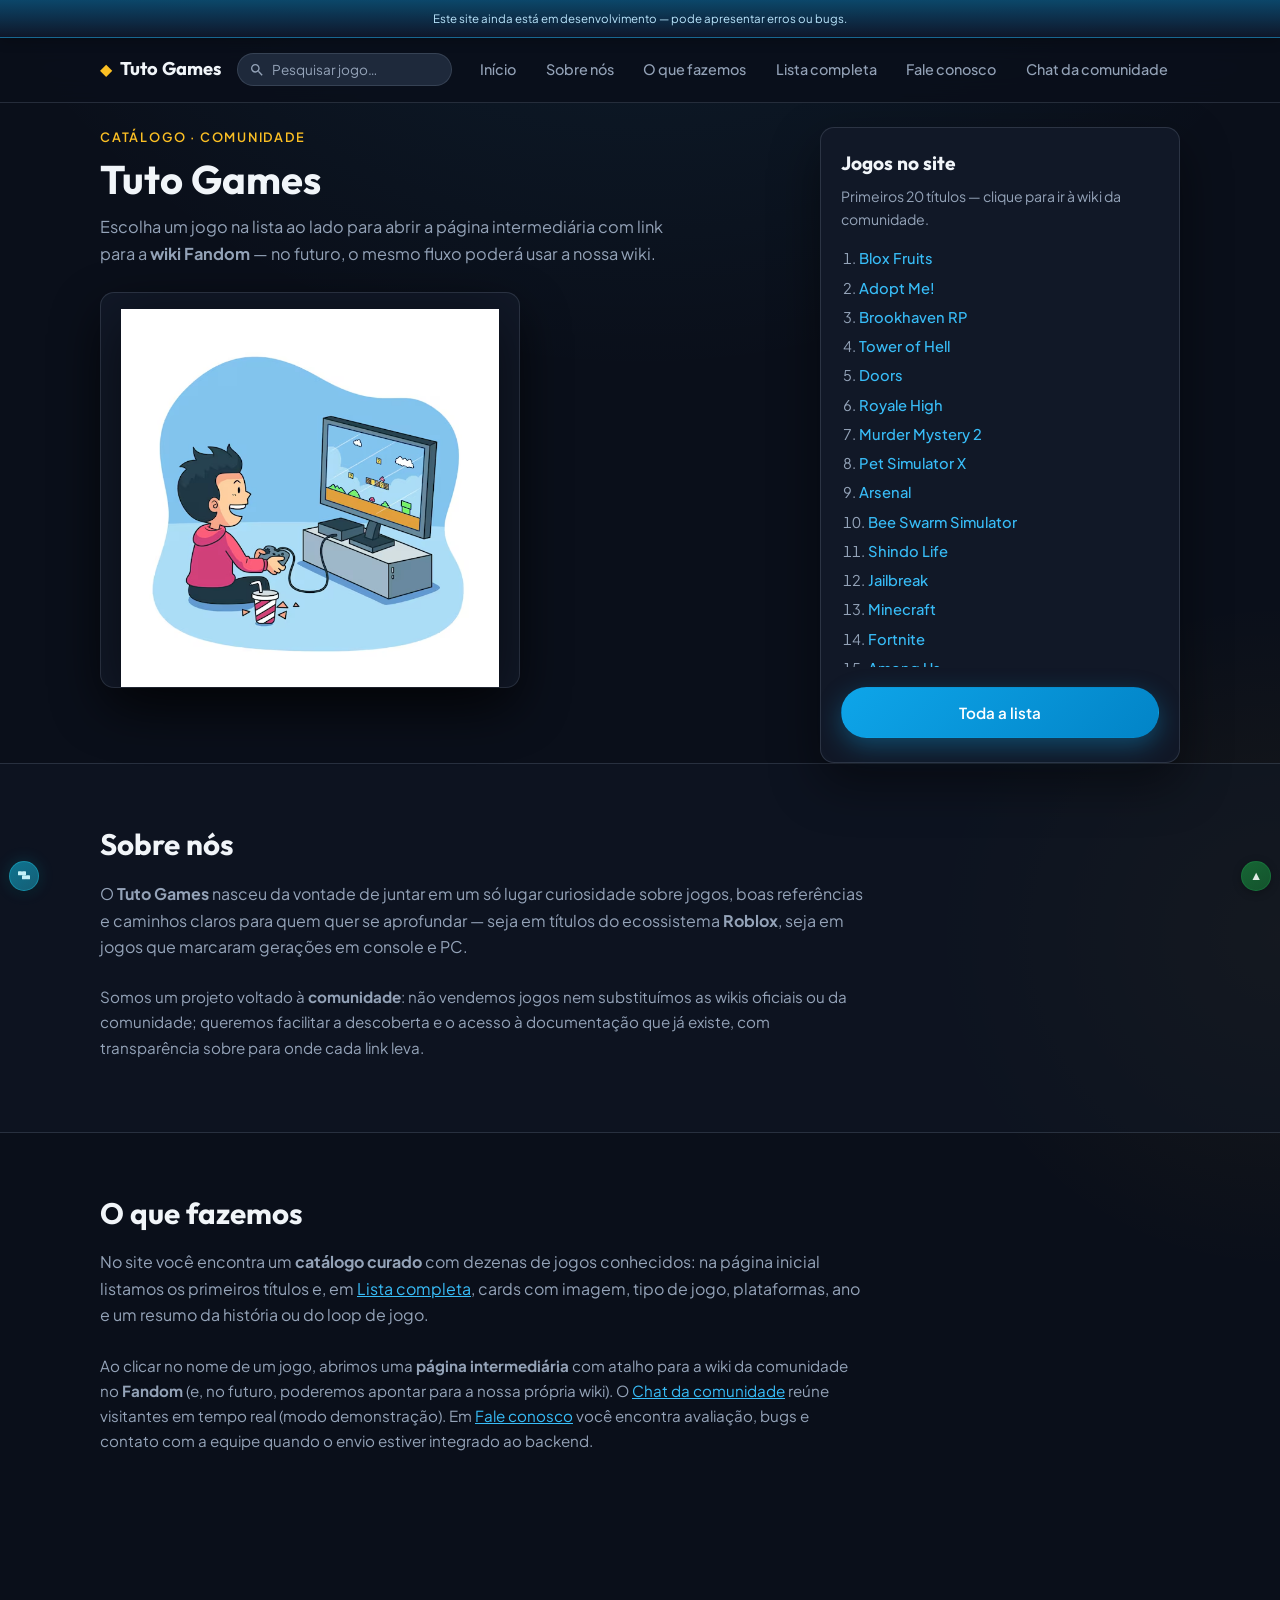
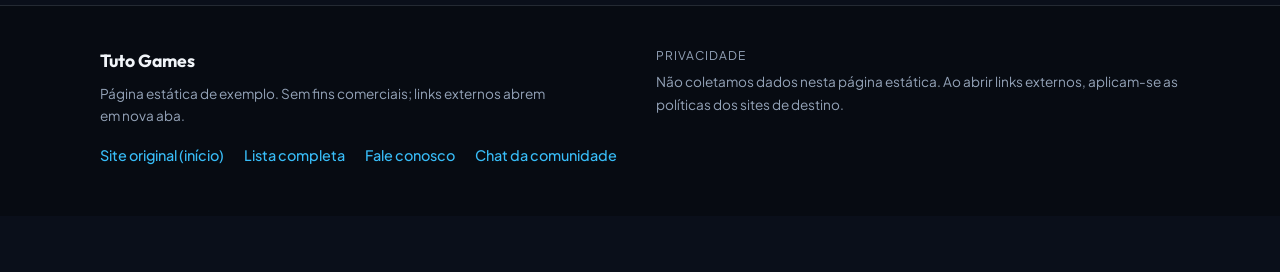
<file: index.html>
<!DOCTYPE html>
<!--
  Author: Fabiel Santos
  Date: 2026-03-23
  Time: Session (America/Sao_Paulo)
  Project: benjamin.TESTE — Tuto Games home
  Purpose: Home at repository root (GitHub Pages entry); links into teste-index.html/ for inner pages.
-->
<html lang="pt-BR">
  <head>
    <meta charset="utf-8" />
    <meta name="viewport" content="width=device-width, initial-scale=1.0" />
    <meta
      name="description"
      content="Tuto Games — lista de jogos, links para wikis da comunidade e catálogo completo."
    />
    <title>Tuto Games — Início</title>
    <link rel="shortcut icon" href="teste-index.html/img/logoDoSite.ico" type="image/x-icon" />
    <link rel="preconnect" href="https://fonts.googleapis.com" />
    <link rel="preconnect" href="https://fonts.gstatic.com" crossorigin />
    <link
      href="https://fonts.googleapis.com/css2?family=Outfit:wght@400;500;600;700&family=Plus+Jakarta+Sans:ital,wght@0,400;0,600;1,400&display=swap"
      rel="stylesheet"
    />
    <link rel="stylesheet" href="teste.css/teste.css" />
  </head>
  <body>
    <a class="skip-link" href="#conteudo">Pular para o conteúdo</a>

    <p class="dev-site-banner" role="status">
      Este site ainda está em desenvolvimento — pode apresentar erros ou bugs.
    </p>

    <header class="site-header" id="topo">
      <div class="site-header__bar">
        <a class="brand" href="index.html" aria-label="Tuto Games — início">
          <span class="brand__mark" aria-hidden="true">◆</span>
          <span class="brand__text">Tuto Games</span>
        </a>
        <button
          type="button"
          class="nav-toggle"
          id="navToggle"
          aria-expanded="false"
          aria-controls="mainNav"
          aria-label="Abrir menu"
        >
          <span></span><span></span><span></span>
        </button>
        <div class="site-search-wrap" id="siteSearchRoot">
          <label for="siteSearchInput" class="visually-hidden">Pesquisar jogos</label>
          <div class="site-search">
            <input
              type="search"
              id="siteSearchInput"
              class="site-search__input"
              placeholder="Pesquisar jogo…"
              autocomplete="off"
              spellcheck="false"
              aria-autocomplete="list"
              aria-controls="siteSearchList"
              aria-expanded="false"
              enterkeyhint="search"
            />
            <ul id="siteSearchList" class="site-search__dropdown" role="listbox" hidden></ul>
          </div>
        </div>
        <nav class="site-nav" id="mainNav" aria-label="Seções do site">
          <a href="index.html">Início</a>
          <a href="#sobre-nos">Sobre nós</a>
          <a href="#o-que-fazemos">O que fazemos</a>
          <a href="teste-index.html/lista-jogos.html">Lista completa</a>
          <a href="teste-index.html/fale-conosco.html">Fale conosco</a>
          <a href="teste-index.html/chat-comunidade.html">Chat da comunidade</a>
        </nav>
      </div>
    </header>

    <main id="conteudo" class="home-page">
      <section class="home-layout" aria-labelledby="home-title">
        <div class="home-visual">
          <p class="home-eyebrow">Catálogo · comunidade</p>
          <h1 id="home-title">Tuto Games</h1>
          <p class="home-lead">
            Escolha um jogo na lista ao lado para abrir a página intermediária com link para a
            <strong>wiki Fandom</strong> — no futuro, o mesmo fluxo poderá usar a nossa wiki.
          </p>
          <div class="personagem-frame" aria-hidden="true">
            <img
              class="personagem-cutout"
              src="teste-index.html/img/personagem-hero.avif"
              alt=""
              width="480"
              height="480"
              loading="eager"
              decoding="async"
            />
          </div>
        </div>

        <aside class="game-sidebar" aria-labelledby="lista-rapida-title">
          <h2 id="lista-rapida-title" class="game-sidebar__title">Jogos no site</h2>
          <p class="game-sidebar__hint">Primeiros 20 títulos — clique para ir à wiki da comunidade.</p>
          <ol class="game-list" id="homeGamesList"></ol>
          <a class="btn btn--primary btn--block" href="teste-index.html/lista-jogos.html">Toda a lista</a>
        </aside>
      </section>

      <section class="section section--tint" id="sobre-nos" aria-labelledby="sobre-nos-title">
        <div class="container">
          <h2 id="sobre-nos-title">Sobre nós</h2>
          <p class="section__lead">
            O <strong>Tuto Games</strong> nasceu da vontade de juntar em um só lugar curiosidade sobre
            jogos, boas referências e caminhos claros para quem quer se aprofundar — seja em títulos do
            ecossistema <strong>Roblox</strong>, seja em jogos que marcaram gerações em console e PC.
          </p>
          <p class="section__lead section__lead--tight">
            Somos um projeto voltado à <strong>comunidade</strong>: não vendemos jogos nem substituímos
            as wikis oficiais ou da comunidade; queremos facilitar a descoberta e o acesso à
            documentação que já existe, com transparência sobre para onde cada link leva.
          </p>
        </div>
      </section>

      <section class="section" id="o-que-fazemos" aria-labelledby="o-que-fazemos-title">
        <div class="container">
          <h2 id="o-que-fazemos-title">O que fazemos</h2>
          <p class="section__lead">
            No site você encontra um <strong>catálogo curado</strong> com dezenas de jogos conhecidos:
            na página inicial listamos os primeiros títulos e, em
            <a href="teste-index.html/lista-jogos.html">Lista completa</a>, cards com imagem, tipo de jogo, plataformas,
            ano e um resumo da história ou do loop de jogo.
          </p>
          <p class="section__lead section__lead--tight">
            Ao clicar no nome de um jogo, abrimos uma <strong>página intermediária</strong> com atalho
            para a wiki da comunidade no <strong>Fandom</strong> (e, no futuro, poderemos apontar para
            a nossa própria wiki). O <a href="teste-index.html/chat-comunidade.html">Chat da comunidade</a> reúne visitantes em tempo
            real (modo demonstração). Em <a href="teste-index.html/fale-conosco.html">Fale conosco</a> você encontra avaliação, bugs e
            contato com a equipe quando o envio estiver integrado ao backend.
          </p>
        </div>
      </section>
    </main>

    <footer class="site-footer">
      <div class="container site-footer__grid">
        <div>
          <p class="site-footer__brand">Tuto Games</p>
          <p class="site-footer__note">
            Página estática de exemplo. Sem fins comerciais; links externos abrem em nova aba.
          </p>
          <nav class="site-footer__nav" aria-label="Rodapé">
            <a href="index.html">Site original (início)</a>
            <a href="teste-index.html/lista-jogos.html">Lista completa</a>
            <a href="teste-index.html/fale-conosco.html">Fale conosco</a>
            <a href="teste-index.html/chat-comunidade.html">Chat da comunidade</a>
          </nav>
        </div>
        <div>
          <p class="site-footer__label">Privacidade</p>
          <p class="site-footer__fine">
            Não coletamos dados nesta página estática. Ao abrir links externos, aplicam-se as
            políticas dos sites de destino.
          </p>
        </div>
      </div>
    </footer>

    <a
      class="home-tetris-launch"
      href="teste-index.html/tetris.html"
      title="Jogar Tetris"
      aria-label="Abrir minijogo Tetris"
    >
      <svg class="home-tetris-launch__glyph" viewBox="0 0 24 24" xmlns="http://www.w3.org/2000/svg" aria-hidden="true">
        <rect x="3" y="5" width="6" height="6" rx="1" fill="currentColor" opacity="0.95" />
        <rect x="9" y="5" width="6" height="6" rx="1" fill="currentColor" opacity="0.95" />
        <rect x="9" y="11" width="6" height="6" rx="1" fill="currentColor" opacity="0.95" />
        <rect x="15" y="11" width="6" height="6" rx="1" fill="currentColor" opacity="0.95" />
      </svg>
    </a>

    <script src="teste-javascript/admin-config.js" defer></script>
    <script src="teste-javascript/admin-panel.js" defer></script>
    <script src="teste-javascript/games-data.js" defer></script>
    <script src="teste-javascript/site-search.js" defer></script>
    <script src="teste-javascript/home.js" defer></script>
    <script src="teste-javascript/deck.js" defer></script>
  </body>
</html>
</file>
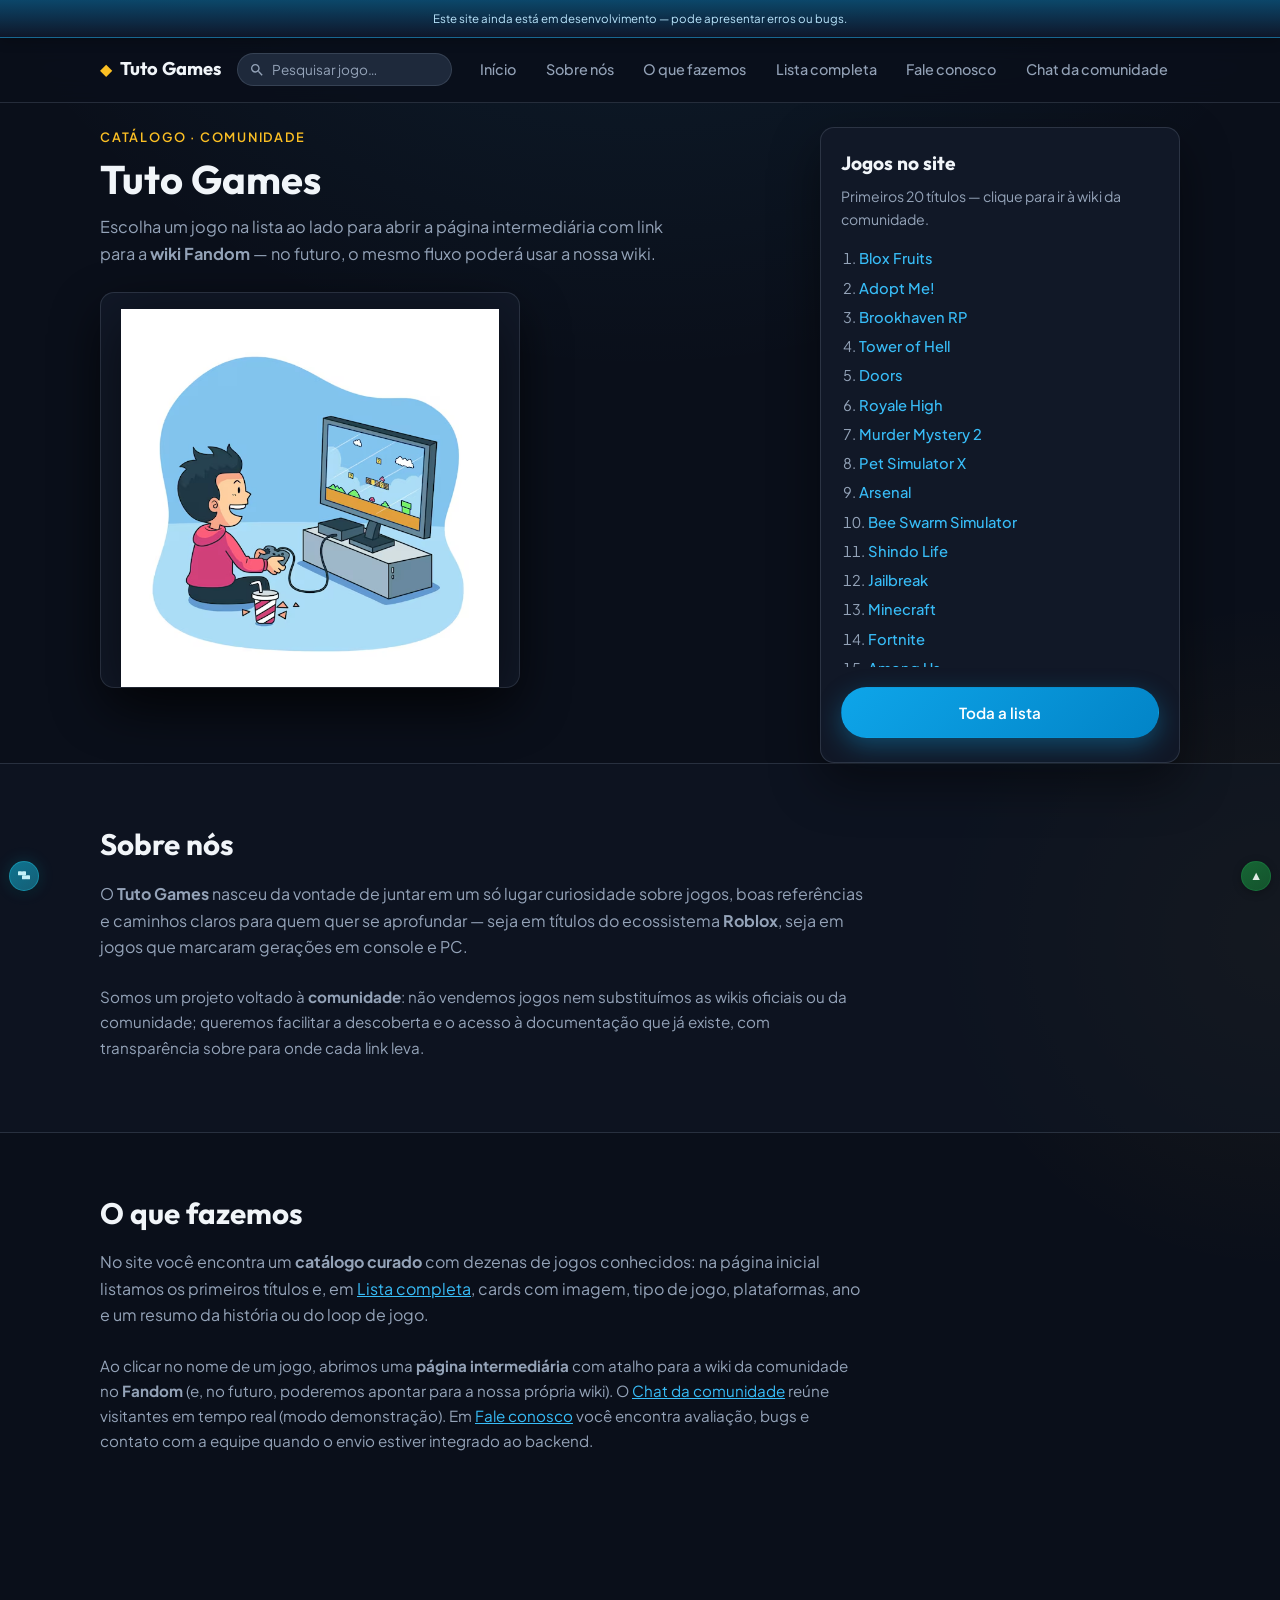
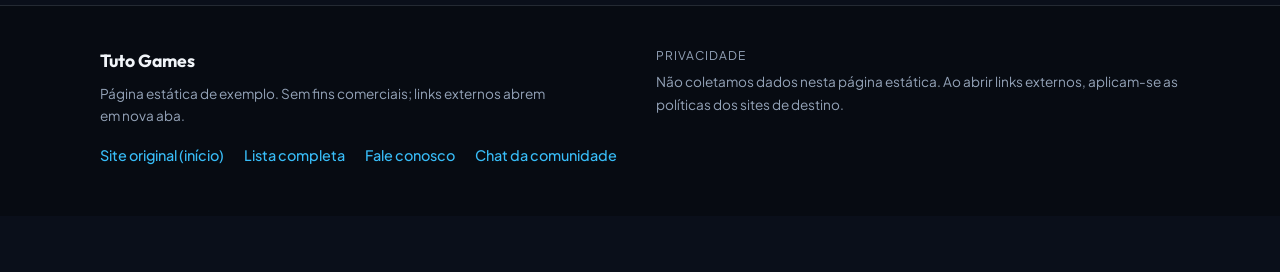
<file: teste-index.html/index.html>
<!DOCTYPE html>
<!--
  Author: Fabiel Santos
  Date: 2026-03-22
  Time: Session (America/Sao_Paulo)
  Project: benjamin.TESTE — Tuto Games home
  Purpose: Home with character + game list, about/what-we-do sections, and wiki bridge navigation.
-->
<html lang="pt-BR">
  <head>
    <meta charset="utf-8" />
    <meta name="viewport" content="width=device-width, initial-scale=1.0" />
    <meta
      name="description"
      content="Tuto Games — lista de jogos, links para wikis da comunidade e catálogo completo."
    />
    <title>Tuto Games — Início</title>
    <link rel="shortcut icon" href="img/logoDoSite.ico" type="image/x-icon" />
    <link rel="preconnect" href="https://fonts.googleapis.com" />
    <link rel="preconnect" href="https://fonts.gstatic.com" crossorigin />
    <link
      href="https://fonts.googleapis.com/css2?family=Outfit:wght@400;500;600;700&family=Plus+Jakarta+Sans:ital,wght@0,400;0,600;1,400&display=swap"
      rel="stylesheet"
    />
    <link rel="stylesheet" href="../teste.css/teste.css" />
  </head>
  <body>
    <a class="skip-link" href="#conteudo">Pular para o conteúdo</a>

    <p class="dev-site-banner" role="status">
      Este site ainda está em desenvolvimento — pode apresentar erros ou bugs.
    </p>

    <header class="site-header" id="topo">
      <div class="site-header__bar">
        <a class="brand" href="index.html" aria-label="Tuto Games — início">
          <span class="brand__mark" aria-hidden="true">◆</span>
          <span class="brand__text">Tuto Games</span>
        </a>
        <button
          type="button"
          class="nav-toggle"
          id="navToggle"
          aria-expanded="false"
          aria-controls="mainNav"
          aria-label="Abrir menu"
        >
          <span></span><span></span><span></span>
        </button>
        <div class="site-search-wrap" id="siteSearchRoot">
          <label for="siteSearchInput" class="visually-hidden">Pesquisar jogos</label>
          <div class="site-search">
            <input
              type="search"
              id="siteSearchInput"
              class="site-search__input"
              placeholder="Pesquisar jogo…"
              autocomplete="off"
              spellcheck="false"
              aria-autocomplete="list"
              aria-controls="siteSearchList"
              aria-expanded="false"
              enterkeyhint="search"
            />
            <ul id="siteSearchList" class="site-search__dropdown" role="listbox" hidden></ul>
          </div>
        </div>
        <nav class="site-nav" id="mainNav" aria-label="Seções do site">
          <a href="index.html">Início</a>
          <a href="#sobre-nos">Sobre nós</a>
          <a href="#o-que-fazemos">O que fazemos</a>
          <a href="lista-jogos.html">Lista completa</a>
          <a href="fale-conosco.html">Fale conosco</a>
          <a href="chat-comunidade.html">Chat da comunidade</a>
        </nav>
      </div>
    </header>

    <main id="conteudo" class="home-page">
      <section class="home-layout" aria-labelledby="home-title">
        <div class="home-visual">
          <p class="home-eyebrow">Catálogo · comunidade</p>
          <h1 id="home-title">Tuto Games</h1>
          <p class="home-lead">
            Escolha um jogo na lista ao lado para abrir a página intermediária com link para a
            <strong>wiki Fandom</strong> — no futuro, o mesmo fluxo poderá usar a nossa wiki.
          </p>
          <div class="personagem-frame" aria-hidden="true">
            <img
              class="personagem-cutout"
              src="img/personagem-hero.avif"
              alt=""
              width="480"
              height="480"
              loading="eager"
              decoding="async"
            />
          </div>
        </div>

        <aside class="game-sidebar" aria-labelledby="lista-rapida-title">
          <h2 id="lista-rapida-title" class="game-sidebar__title">Jogos no site</h2>
          <p class="game-sidebar__hint">Primeiros 20 títulos — clique para ir à wiki da comunidade.</p>
          <ol class="game-list" id="homeGamesList"></ol>
          <a class="btn btn--primary btn--block" href="lista-jogos.html">Toda a lista</a>
        </aside>
      </section>

      <section class="section section--tint" id="sobre-nos" aria-labelledby="sobre-nos-title">
        <div class="container">
          <h2 id="sobre-nos-title">Sobre nós</h2>
          <p class="section__lead">
            O <strong>Tuto Games</strong> nasceu da vontade de juntar em um só lugar curiosidade sobre
            jogos, boas referências e caminhos claros para quem quer se aprofundar — seja em títulos do
            ecossistema <strong>Roblox</strong>, seja em jogos que marcaram gerações em console e PC.
          </p>
          <p class="section__lead section__lead--tight">
            Somos um projeto voltado à <strong>comunidade</strong>: não vendemos jogos nem substituímos
            as wikis oficiais ou da comunidade; queremos facilitar a descoberta e o acesso à
            documentação que já existe, com transparência sobre para onde cada link leva.
          </p>
        </div>
      </section>

      <section class="section" id="o-que-fazemos" aria-labelledby="o-que-fazemos-title">
        <div class="container">
          <h2 id="o-que-fazemos-title">O que fazemos</h2>
          <p class="section__lead">
            No site você encontra um <strong>catálogo curado</strong> com dezenas de jogos conhecidos:
            na página inicial listamos os primeiros títulos e, em
            <a href="lista-jogos.html">Lista completa</a>, cards com imagem, tipo de jogo, plataformas,
            ano e um resumo da história ou do loop de jogo.
          </p>
          <p class="section__lead section__lead--tight">
            Ao clicar no nome de um jogo, abrimos uma <strong>página intermediária</strong> com atalho
            para a wiki da comunidade no <strong>Fandom</strong> (e, no futuro, poderemos apontar para
            a nossa própria wiki). O <a href="chat-comunidade.html">Chat da comunidade</a> reúne visitantes em tempo
            real (modo demonstração). Em <a href="fale-conosco.html">Fale conosco</a> você encontra avaliação, bugs e
            contato com a equipe quando o envio estiver integrado ao backend.
          </p>
        </div>
      </section>
    </main>

    <footer class="site-footer">
      <div class="container site-footer__grid">
        <div>
          <p class="site-footer__brand">Tuto Games</p>
          <p class="site-footer__note">
            Página estática de exemplo. Sem fins comerciais; links externos abrem em nova aba.
          </p>
          <nav class="site-footer__nav" aria-label="Rodapé">
            <a href="index.html">Site original (início)</a>
            <a href="lista-jogos.html">Lista completa</a>
            <a href="fale-conosco.html">Fale conosco</a>
            <a href="chat-comunidade.html">Chat da comunidade</a>
          </nav>
        </div>
        <div>
          <p class="site-footer__label">Privacidade</p>
          <p class="site-footer__fine">
            Não coletamos dados nesta página estática. Ao abrir links externos, aplicam-se as
            políticas dos sites de destino.
          </p>
        </div>
      </div>
    </footer>

    <a
      class="home-tetris-launch"
      href="tetris.html"
      title="Jogar Tetris"
      aria-label="Abrir minijogo Tetris"
    >
      <svg class="home-tetris-launch__glyph" viewBox="0 0 24 24" xmlns="http://www.w3.org/2000/svg" aria-hidden="true">
        <rect x="3" y="5" width="6" height="6" rx="1" fill="currentColor" opacity="0.95" />
        <rect x="9" y="5" width="6" height="6" rx="1" fill="currentColor" opacity="0.95" />
        <rect x="9" y="11" width="6" height="6" rx="1" fill="currentColor" opacity="0.95" />
        <rect x="15" y="11" width="6" height="6" rx="1" fill="currentColor" opacity="0.95" />
      </svg>
    </a>

    <script src="../teste-javascript/admin-config.js" defer></script>
    <script src="../teste-javascript/admin-panel.js" defer></script>
    <script src="../teste-javascript/games-data.js" defer></script>
    <script src="../teste-javascript/site-search.js" defer></script>
    <script src="../teste-javascript/home.js" defer></script>
    <script src="../teste-javascript/deck.js" defer></script>
  </body>
</html>
</file>
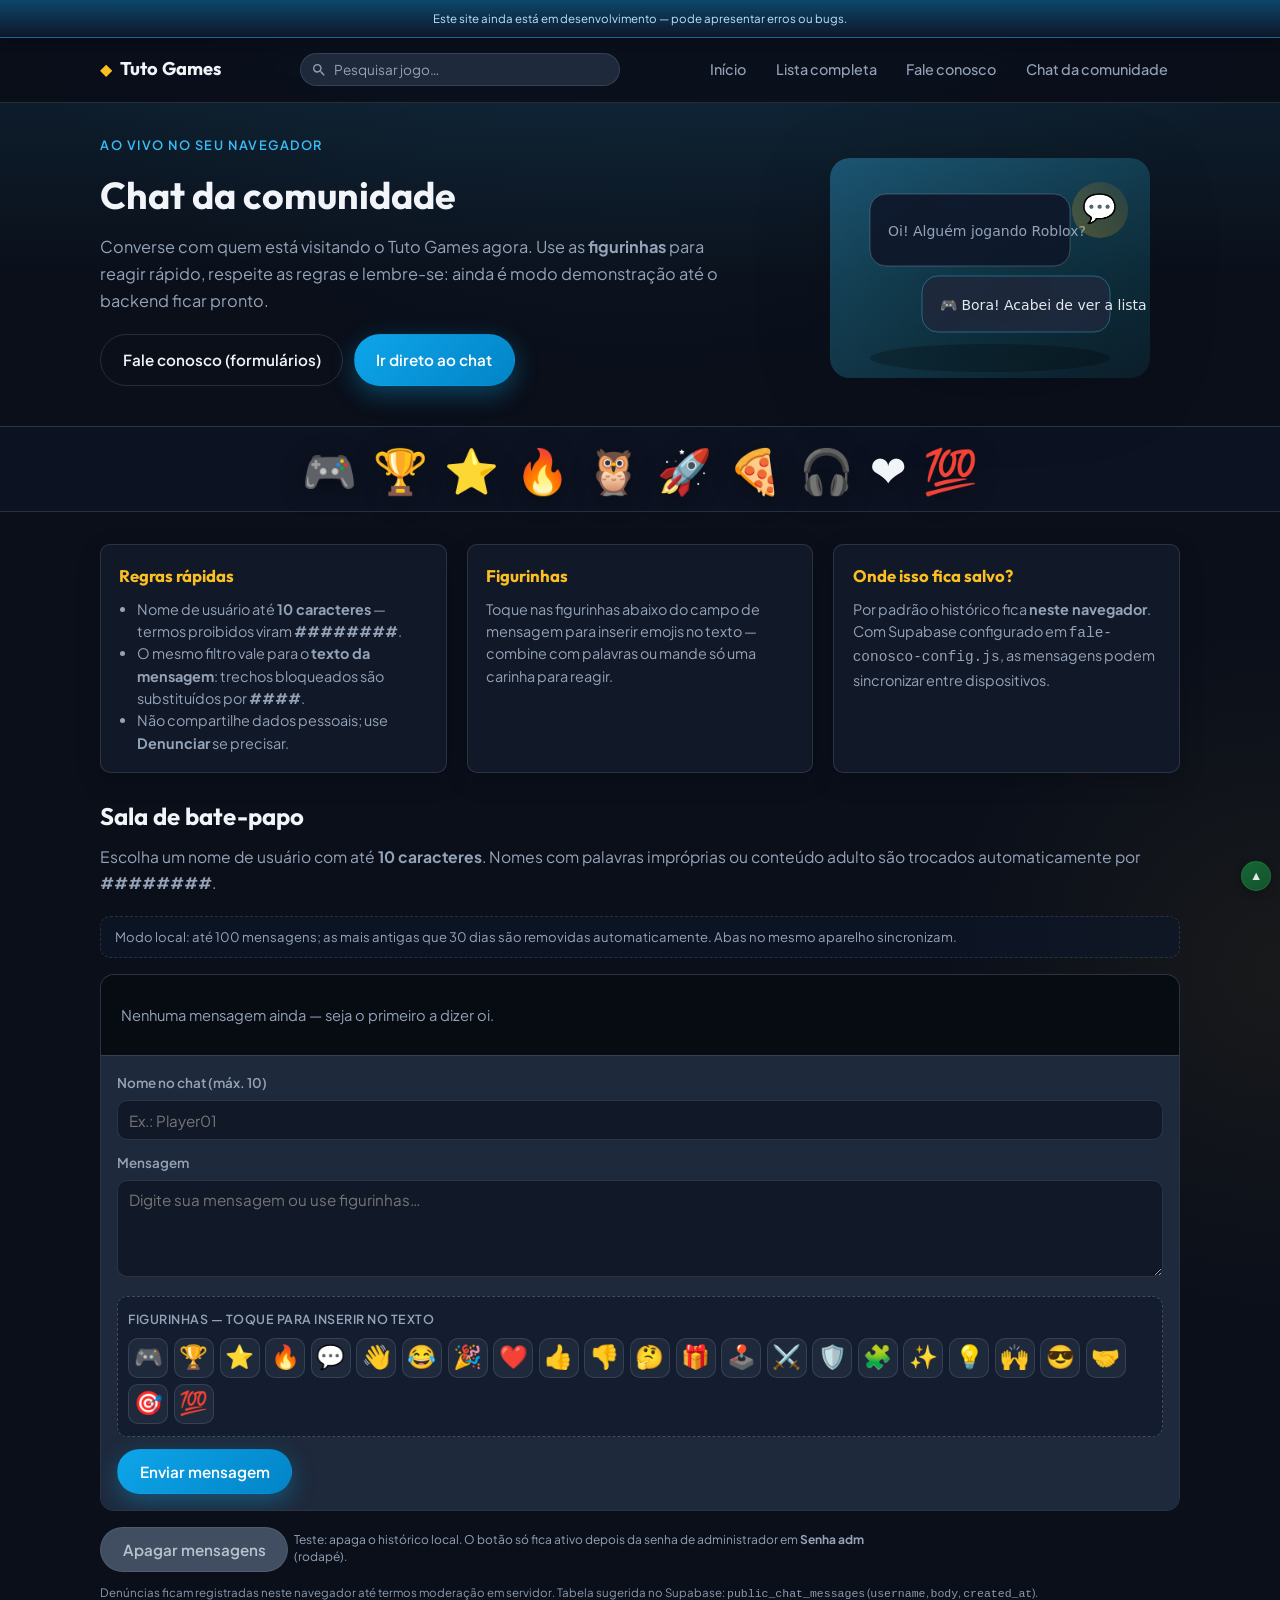
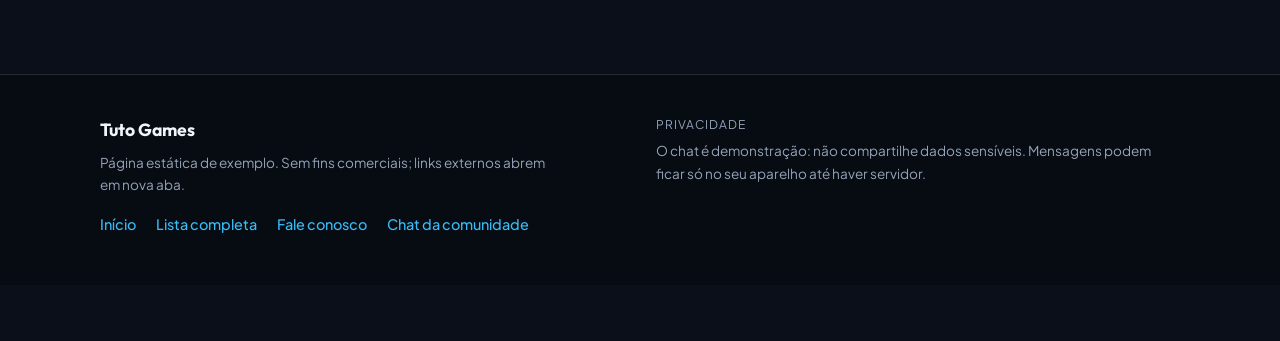
<file: teste-index.html/chat-comunidade.html>
<!DOCTYPE html>
<!--
  Author: Fabiel Santos
  Date: 2026-03-22
  Time: Session (America/Sao_Paulo)
  Project: benjamin.TESTE — Tuto Games community chat
  Purpose: Dedicated public chat page with sticker bar, rules, and sync banner; shares logic with fale-conosco.js.
-->
<html lang="pt-BR">
  <head>
    <meta charset="utf-8" />
    <meta name="viewport" content="width=device-width, initial-scale=1.0" />
    <meta
      name="description"
      content="Chat da comunidade Tuto Games — converse com visitantes, use figurinhas e denuncie mensagens inadequadas."
    />
    <title>Tuto Games — Chat da comunidade</title>
    <link rel="shortcut icon" href="img/logoDoSite.ico" type="image/x-icon" />
    <link rel="preconnect" href="https://fonts.googleapis.com" />
    <link rel="preconnect" href="https://fonts.gstatic.com" crossorigin />
    <link
      href="https://fonts.googleapis.com/css2?family=Outfit:wght@400;500;600;700&family=Plus+Jakarta+Sans:ital,wght@0,400;0,600;1,400&display=swap"
      rel="stylesheet"
    />
    <link rel="stylesheet" href="../teste.css/teste.css" />
  </head>
  <body>
    <a class="skip-link" href="#conteudo">Pular para o conteúdo</a>

    <p class="dev-site-banner" role="status">
      Este site ainda está em desenvolvimento — pode apresentar erros ou bugs.
    </p>

    <header class="site-header" id="topo">
      <div class="site-header__bar">
        <a class="brand" href="../index.html" aria-label="Tuto Games — início">
          <span class="brand__mark" aria-hidden="true">◆</span>
          <span class="brand__text">Tuto Games</span>
        </a>
        <button
          type="button"
          class="nav-toggle"
          id="navToggle"
          aria-expanded="false"
          aria-controls="mainNav"
          aria-label="Abrir menu"
        >
          <span></span><span></span><span></span>
        </button>
        <div class="site-search-wrap" id="siteSearchRoot">
          <label for="siteSearchInput" class="visually-hidden">Pesquisar jogos</label>
          <div class="site-search">
            <input
              type="search"
              id="siteSearchInput"
              class="site-search__input"
              placeholder="Pesquisar jogo…"
              autocomplete="off"
              spellcheck="false"
              aria-autocomplete="list"
              aria-controls="siteSearchList"
              aria-expanded="false"
              enterkeyhint="search"
            />
            <ul id="siteSearchList" class="site-search__dropdown" role="listbox" hidden></ul>
          </div>
        </div>
        <nav class="site-nav" id="mainNav" aria-label="Seções do site">
          <a href="../index.html">Início</a>
          <a href="lista-jogos.html">Lista completa</a>
          <a href="fale-conosco.html">Fale conosco</a>
          <a href="chat-comunidade.html" aria-current="page">Chat da comunidade</a>
        </nav>
      </div>
    </header>

    <main id="conteudo" class="chat-page">
      <section class="chat-hero" aria-labelledby="chat-hero-title">
        <div class="container chat-hero__inner">
          <div class="chat-hero__text">
            <p class="chat-hero__eyebrow">Ao vivo no seu navegador</p>
            <h1 id="chat-hero-title">Chat da comunidade</h1>
            <p class="chat-hero__lead">
              Converse com quem está visitando o Tuto Games agora. Use as <strong>figurinhas</strong> para reagir rápido,
              respeite as regras e lembre-se: ainda é modo demonstração até o backend ficar pronto.
            </p>
            <p class="chat-hero__links">
              <a class="btn btn--ghost" href="fale-conosco.html">Fale conosco (formulários)</a>
              <a class="btn btn--primary" href="#chat-ancora">Ir direto ao chat</a>
            </p>
          </div>
          <div class="chat-hero__art" aria-hidden="true">
            <svg class="chat-hero__svg" viewBox="0 0 320 220" xmlns="http://www.w3.org/2000/svg">
              <defs>
                <linearGradient id="chatHeroG1" x1="0%" y1="0%" x2="100%" y2="100%">
                  <stop offset="0%" stop-color="#38bdf8" stop-opacity="0.35" />
                  <stop offset="100%" stop-color="#22d3ee" stop-opacity="0.08" />
                </linearGradient>
                <linearGradient id="chatHeroG2" x1="0%" y1="100%" x2="100%" y2="0%">
                  <stop offset="0%" stop-color="#fbbf24" stop-opacity="0.25" />
                  <stop offset="100%" stop-color="#f59e0b" stop-opacity="0.1" />
                </linearGradient>
              </defs>
              <rect width="320" height="220" rx="20" fill="url(#chatHeroG1)" />
              <ellipse cx="160" cy="200" rx="120" ry="14" fill="rgba(0,0,0,0.25)" />
              <rect x="40" y="36" width="200" height="72" rx="16" fill="rgba(15,23,42,0.92)" stroke="rgba(148,163,184,0.35)" />
              <text x="58" y="78" fill="#94a3b8" font-size="14" font-family="system-ui,sans-serif">Oi! Alguém jogando Roblox?</text>
              <rect x="92" y="118" width="188" height="56" rx="16" fill="rgba(30,41,59,0.95)" stroke="rgba(56,189,248,0.4)" />
              <text x="110" y="152" fill="#e2e8f0" font-size="14" font-family="system-ui,sans-serif">🎮 Bora! Acabei de ver a lista</text>
              <circle cx="270" cy="52" r="28" fill="url(#chatHeroG2)" />
              <text x="252" y="60" font-size="28">💬</text>
            </svg>
          </div>
        </div>
      </section>

      <section class="chat-figures-strip" aria-label="Figurinhas decorativas">
        <div class="container chat-figures-strip__inner">
          <span class="chat-figures-strip__emoji" title="Games">🎮</span>
          <span class="chat-figures-strip__emoji" title="Troféu">🏆</span>
          <span class="chat-figures-strip__emoji" title="Estrela">⭐</span>
          <span class="chat-figures-strip__emoji" title="Fogo">🔥</span>
          <span class="chat-figures-strip__emoji" title="Coruja">🦉</span>
          <span class="chat-figures-strip__emoji" title="Foguete">🚀</span>
          <span class="chat-figures-strip__emoji" title="Pizza">🍕</span>
          <span class="chat-figures-strip__emoji" title="Música">🎧</span>
          <span class="chat-figures-strip__emoji" title="Coração">❤️</span>
          <span class="chat-figures-strip__emoji" title="100">💯</span>
        </div>
      </section>

      <section class="chat-info-grid container" aria-labelledby="chat-info-title">
        <h2 id="chat-info-title" class="visually-hidden">Sobre este chat</h2>
        <article class="chat-info-card">
          <h3 class="chat-info-card__title">Regras rápidas</h3>
          <ul class="chat-info-card__list">
            <li>Nome de usuário até <strong>10 caracteres</strong> — termos proibidos viram <strong>########</strong>.</li>
            <li>O mesmo filtro vale para o <strong>texto da mensagem</strong>: trechos bloqueados são substituídos por <strong>####</strong>.</li>
            <li>Não compartilhe dados pessoais; use <strong>Denunciar</strong> se precisar.</li>
          </ul>
        </article>
        <article class="chat-info-card">
          <h3 class="chat-info-card__title">Figurinhas</h3>
          <p class="chat-info-card__text">
            Toque nas figurinhas abaixo do campo de mensagem para inserir emojis no texto — combine com palavras ou mande
            só uma carinha para reagir.
          </p>
        </article>
        <article class="chat-info-card">
          <h3 class="chat-info-card__title">Onde isso fica salvo?</h3>
          <p class="chat-info-card__text">
            Por padrão o histórico fica <strong>neste navegador</strong>. Com Supabase configurado em
            <code>fale-conosco-config.js</code>, as mensagens podem sincronizar entre dispositivos.
          </p>
        </article>
      </section>

      <section class="fc-section chat-main-section container" id="chat-ancora" aria-labelledby="fc-chat-title">
        <h2 id="fc-chat-title" class="fc-section__title">Sala de bate-papo</h2>
        <p class="fc-section__lead">
          Escolha um nome de usuário com até <strong>10 caracteres</strong>. Nomes com palavras impróprias ou conteúdo
          adulto são trocados automaticamente por <strong>########</strong>.
        </p>
        <p id="chatSyncBanner" class="fc-banner" role="status"></p>
        <div class="fc-chat fc-chat--page">
          <div id="chatMessages" class="fc-chat__list" tabindex="0" aria-live="polite"></div>
          <form id="formChat" class="fc-chat__composer" action="#" method="post">
            <p class="fc-chat__row">
              <label for="chatUsername">Nome no chat (máx. 10)</label>
              <input
                id="chatUsername"
                name="username"
                type="text"
                maxlength="10"
                autocomplete="nickname"
                placeholder="Ex.: Player01"
                required
              />
            </p>
            <p class="fc-chat__row">
              <label for="chatBody">Mensagem</label>
              <textarea id="chatBody" name="body" rows="4" maxlength="2000" required placeholder="Digite sua mensagem ou use figurinhas…"></textarea>
            </p>
            <div class="chat-sticker-wrap">
              <p class="chat-sticker-wrap__label" id="chatStickerLabel">Figurinhas — toque para inserir no texto</p>
              <div
                class="chat-sticker-bar"
                id="chatStickerBar"
                role="toolbar"
                aria-labelledby="chatStickerLabel"
              >
                <button type="button" class="chat-sticker-btn" data-insert="🎮" title="Controle">🎮</button>
                <button type="button" class="chat-sticker-btn" data-insert="🏆" title="Troféu">🏆</button>
                <button type="button" class="chat-sticker-btn" data-insert="⭐" title="Estrela">⭐</button>
                <button type="button" class="chat-sticker-btn" data-insert="🔥" title="Fogo">🔥</button>
                <button type="button" class="chat-sticker-btn" data-insert="💬" title="Balão">💬</button>
                <button type="button" class="chat-sticker-btn" data-insert="👋" title="Oi">👋</button>
                <button type="button" class="chat-sticker-btn" data-insert="😂" title="Risada">😂</button>
                <button type="button" class="chat-sticker-btn" data-insert="🎉" title="Festa">🎉</button>
                <button type="button" class="chat-sticker-btn" data-insert="❤️" title="Coração">❤️</button>
                <button type="button" class="chat-sticker-btn" data-insert="👍" title="Joinha">👍</button>
                <button type="button" class="chat-sticker-btn" data-insert="👎" title="Não">👎</button>
                <button type="button" class="chat-sticker-btn" data-insert="🤔" title="Hmm">🤔</button>
                <button type="button" class="chat-sticker-btn" data-insert="🎁" title="Presente">🎁</button>
                <button type="button" class="chat-sticker-btn" data-insert="🕹️" title="Joystick">🕹️</button>
                <button type="button" class="chat-sticker-btn" data-insert="⚔️" title="Espadas">⚔️</button>
                <button type="button" class="chat-sticker-btn" data-insert="🛡️" title="Escudo">🛡️</button>
                <button type="button" class="chat-sticker-btn" data-insert="🧩" title="Peça">🧩</button>
                <button type="button" class="chat-sticker-btn" data-insert="✨" title="Brilho">✨</button>
                <button type="button" class="chat-sticker-btn" data-insert="💡" title="Ideia">💡</button>
                <button type="button" class="chat-sticker-btn" data-insert="🙌" title="Mãos">🙌</button>
                <button type="button" class="chat-sticker-btn" data-insert="😎" title="Óculos">😎</button>
                <button type="button" class="chat-sticker-btn" data-insert="🤝" title="Aperto">🤝</button>
                <button type="button" class="chat-sticker-btn" data-insert="🎯" title="Alvo">🎯</button>
                <button type="button" class="chat-sticker-btn" data-insert="💯" title="100">💯</button>
              </div>
            </div>
            <p class="fc-chat__row fc-chat__row--actions">
              <button type="submit" class="btn btn--primary">Enviar mensagem</button>
            </p>
          </form>
        </div>
        <p class="fc-chat__clear-wrap">
          <button
            type="button"
            class="btn btn--danger"
            id="btnApagarChat"
            disabled
            title="Disponível após acesso de administrador na faixa Senha adm (rodapé)."
          >
            Apagar mensagens
          </button>
          <span class="fc-chat__clear-hint"
            >Teste: apaga o histórico local. O botão só fica ativo depois da senha de administrador em
            <strong>Senha adm</strong> (rodapé).</span
          >
        </p>
        <p class="fc-micro">
          Denúncias ficam registradas neste navegador até termos moderação em servidor. Tabela sugerida no Supabase:
          <code>public_chat_messages</code> (<code>username</code>, <code>body</code>, <code>created_at</code>).
        </p>
      </section>
    </main>

    <footer class="site-footer">
      <div class="container site-footer__grid">
        <div>
          <p class="site-footer__brand">Tuto Games</p>
          <p class="site-footer__note">
            Página estática de exemplo. Sem fins comerciais; links externos abrem em nova aba.
          </p>
          <nav class="site-footer__nav" aria-label="Rodapé">
            <a href="../index.html">Início</a>
            <a href="lista-jogos.html">Lista completa</a>
            <a href="fale-conosco.html">Fale conosco</a>
            <a href="chat-comunidade.html">Chat da comunidade</a>
          </nav>
        </div>
        <div>
          <p class="site-footer__label">Privacidade</p>
          <p class="site-footer__fine">
            O chat é demonstração: não compartilhe dados sensíveis. Mensagens podem ficar só no seu aparelho até haver
            servidor.
          </p>
        </div>
      </div>
    </footer>

    <script src="../teste-javascript/admin-config.js" defer></script>
    <script src="../teste-javascript/admin-panel.js" defer></script>
    <script src="../teste-javascript/games-data.js" defer></script>
    <script src="../teste-javascript/site-search.js" defer></script>
    <script src="../teste-javascript/fale-conosco-config.js" defer></script>
    <script src="../teste-javascript/fale-conosco.js" defer></script>
    <script src="../teste-javascript/deck.js" defer></script>
  </body>
</html>
</file>
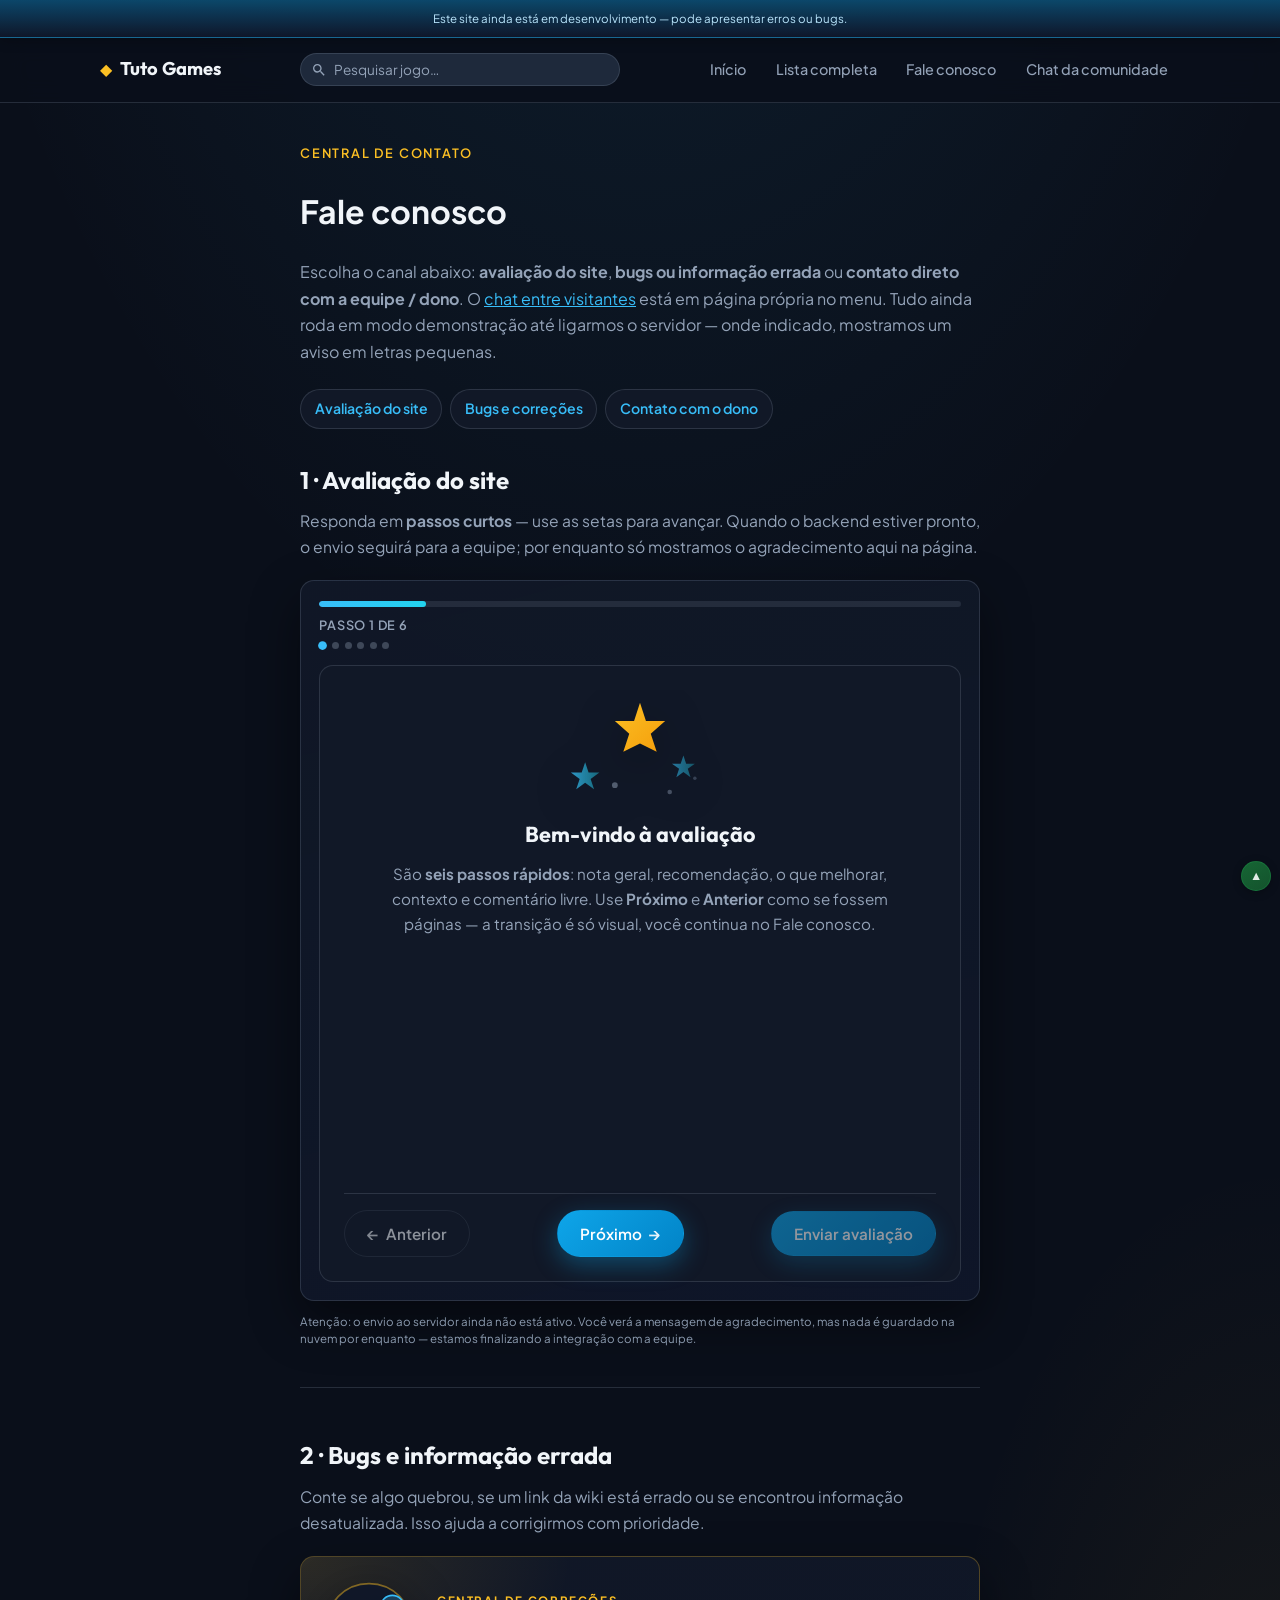
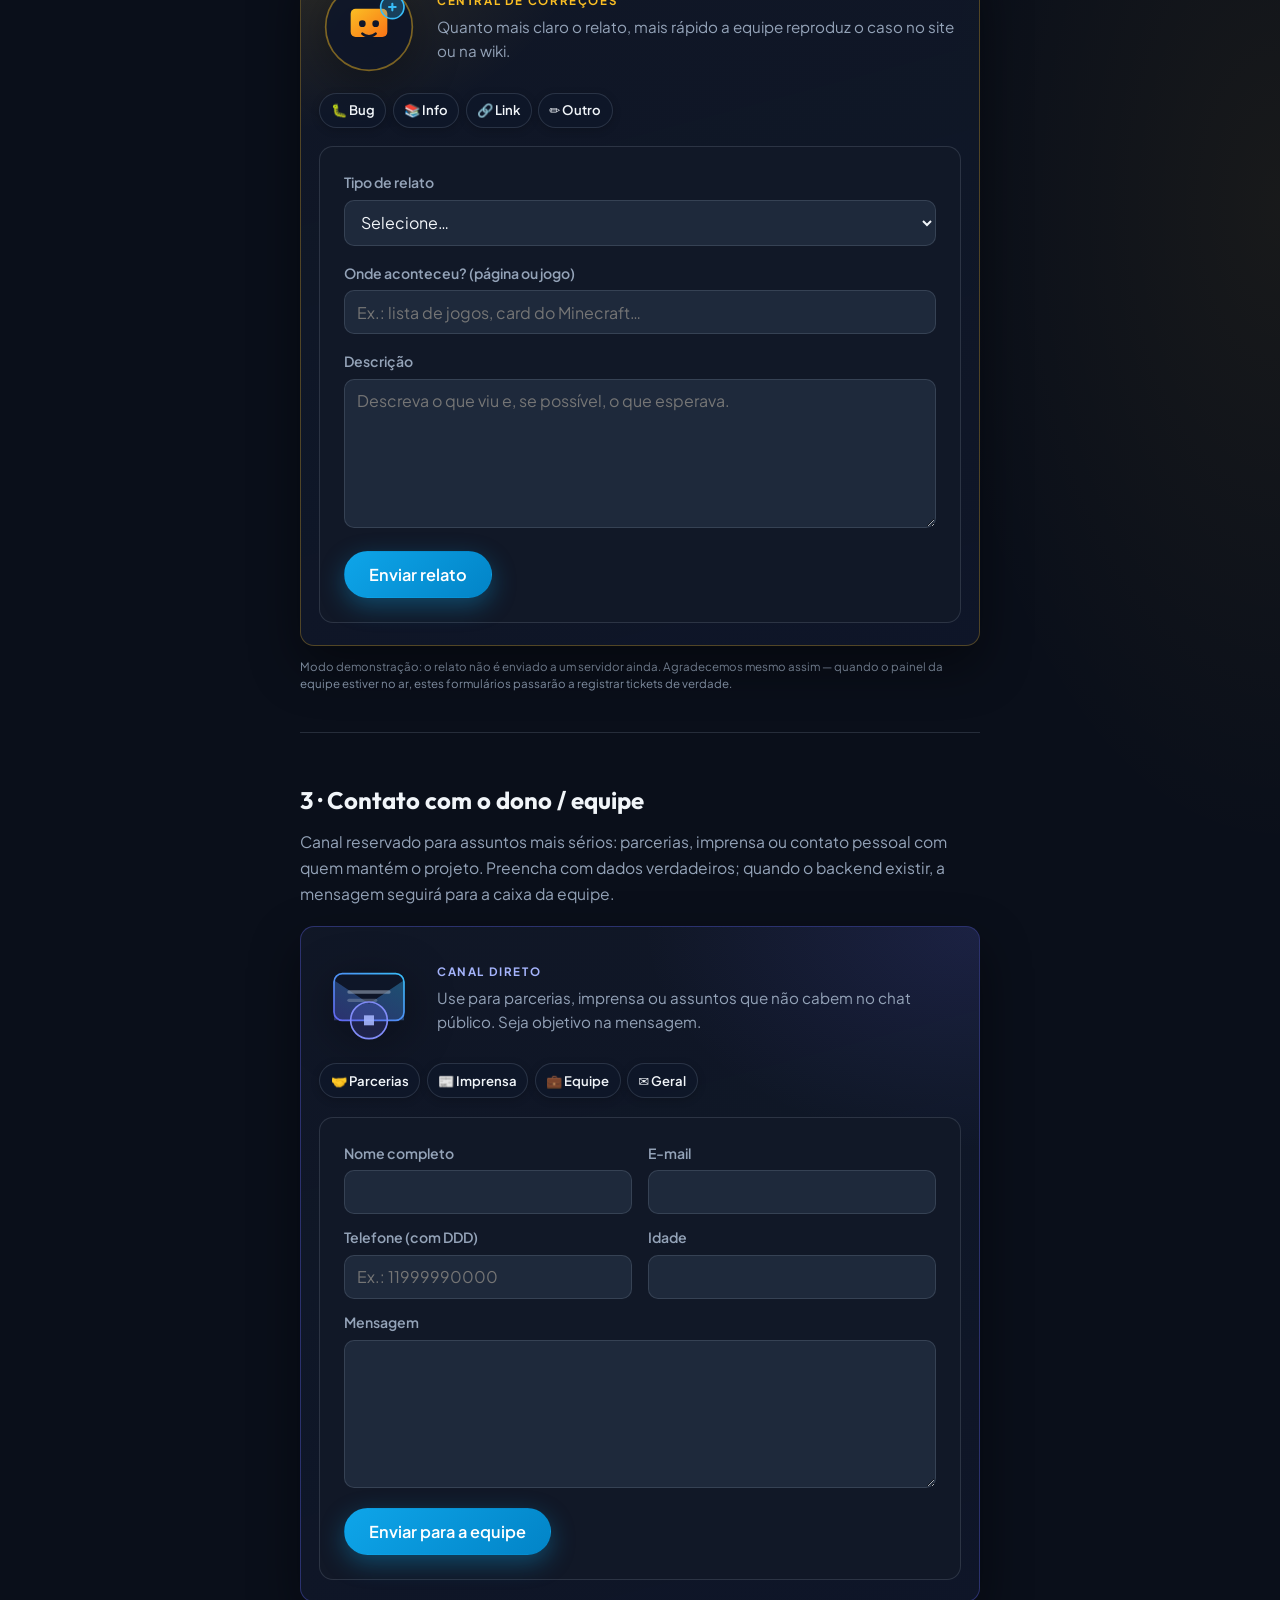
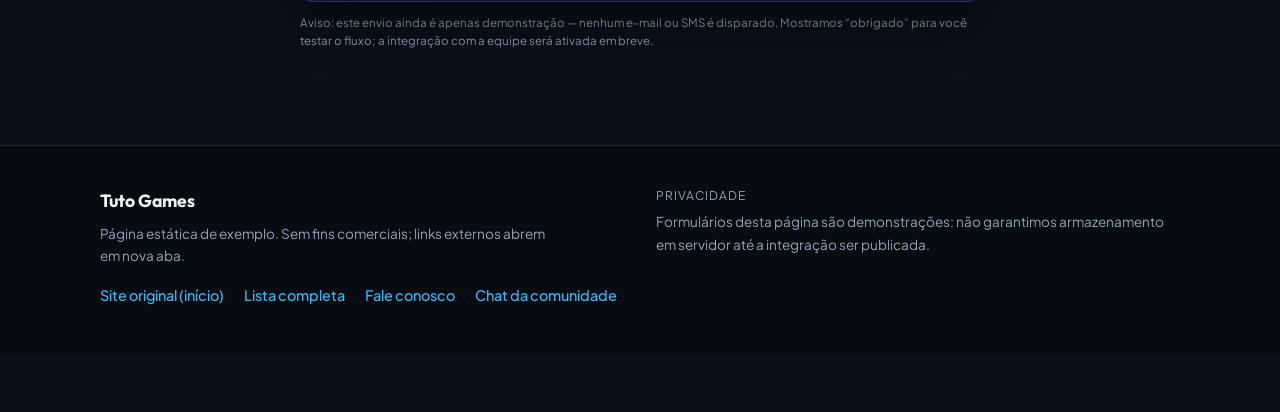
<file: teste-index.html/fale-conosco.html>
<!DOCTYPE html>
<!--
  Author: Fabiel Santos
  Date: 2026-03-22
  Time: Session (America/Sao_Paulo)
  Project: benjamin.TESTE — Tuto Games contact hub
  Purpose: Contact hub — site feedback, bugs, owner intake; community chat lives on chat-comunidade.html.
-->
<html lang="pt-BR">
  <head>
    <meta charset="utf-8" />
    <meta name="viewport" content="width=device-width, initial-scale=1.0" />
    <meta
      name="description"
      content="Fale conosco — avaliação, bugs e contato com a equipe Tuto Games."
    />
    <title>Tuto Games — Fale conosco</title>
    <link rel="shortcut icon" href="img/logoDoSite.ico" type="image/x-icon" />
    <link rel="preconnect" href="https://fonts.googleapis.com" />
    <link rel="preconnect" href="https://fonts.gstatic.com" crossorigin />
    <link
      href="https://fonts.googleapis.com/css2?family=Outfit:wght@400;500;600;700&family=Plus+Jakarta+Sans:ital,wght@0,400;0,600;1,400&display=swap"
      rel="stylesheet"
    />
    <link rel="stylesheet" href="../teste.css/teste.css" />
  </head>
  <body>
    <a class="skip-link" href="#conteudo">Pular para o conteúdo</a>

    <p class="dev-site-banner" role="status">
      Este site ainda está em desenvolvimento — pode apresentar erros ou bugs.
    </p>

    <header class="site-header" id="topo">
      <div class="site-header__bar">
        <a class="brand" href="../index.html" aria-label="Tuto Games — início">
          <span class="brand__mark" aria-hidden="true">◆</span>
          <span class="brand__text">Tuto Games</span>
        </a>
        <button
          type="button"
          class="nav-toggle"
          id="navToggle"
          aria-expanded="false"
          aria-controls="mainNav"
          aria-label="Abrir menu"
        >
          <span></span><span></span><span></span>
        </button>
        <div class="site-search-wrap" id="siteSearchRoot">
          <label for="siteSearchInput" class="visually-hidden">Pesquisar jogos</label>
          <div class="site-search">
            <input
              type="search"
              id="siteSearchInput"
              class="site-search__input"
              placeholder="Pesquisar jogo…"
              autocomplete="off"
              spellcheck="false"
              aria-autocomplete="list"
              aria-controls="siteSearchList"
              aria-expanded="false"
              enterkeyhint="search"
            />
            <ul id="siteSearchList" class="site-search__dropdown" role="listbox" hidden></ul>
          </div>
        </div>
        <nav class="site-nav" id="mainNav" aria-label="Seções do site">
          <a href="../index.html">Início</a>
          <a href="lista-jogos.html">Lista completa</a>
          <a href="fale-conosco.html">Fale conosco</a>
          <a href="chat-comunidade.html">Chat da comunidade</a>
        </nav>
      </div>
    </header>

    <main id="conteudo" class="contact-page contact-page--hub">
      <div class="container">
        <header class="contact-hub__hero">
          <p class="hero__eyebrow">Central de contato</p>
          <h1>Fale conosco</h1>
          <p class="section__lead">
            Escolha o canal abaixo: <strong>avaliação do site</strong>, <strong>bugs ou informação errada</strong> ou
            <strong>contato direto com a equipe / dono</strong>. O
            <a href="chat-comunidade.html">chat entre visitantes</a> está em página própria no menu. Tudo ainda roda em
            modo demonstração até ligarmos o servidor — onde indicado, mostramos um aviso em letras pequenas.
          </p>
        </header>

        <nav class="fc-toc" aria-label="Atalhos desta página">
          <a class="fc-toc__link" href="#avaliacao-site">Avaliação do site</a>
          <a class="fc-toc__link" href="#relatorio-bugs">Bugs e correções</a>
          <a class="fc-toc__link" href="#contato-dono">Contato com o dono</a>
        </nav>

        <!-- 1) Avaliação (wizard multi-página na mesma URL) -->
        <section class="fc-section fc-section--eval" id="avaliacao-site" aria-labelledby="fc-av-title">
          <h2 id="fc-av-title" class="fc-section__title">1 · Avaliação do site</h2>
          <p class="fc-section__lead">
            Responda em <strong>passos curtos</strong> — use as setas para avançar. Quando o backend estiver pronto, o
            envio seguirá para a equipe; por enquanto só mostramos o agradecimento aqui na página.
          </p>

          <div class="fc-eval" id="fcEvalRoot" style="--fc-eval-step: 0">
            <div class="fc-eval__top">
              <div
                class="fc-eval__progress"
                id="fcEvalProgress"
                role="progressbar"
                aria-valuemin="1"
                aria-valuemax="6"
                aria-valuenow="1"
                aria-labelledby="fcEvalStepLabel"
              >
                <div class="fc-eval__progress-fill"></div>
              </div>
              <p class="fc-eval__step-label" id="fcEvalStepLabel">Passo 1 de 6</p>
              <div class="fc-eval__dots" id="fcEvalDots" aria-hidden="true">
                <span class="fc-eval__dot is-active"></span>
                <span class="fc-eval__dot"></span>
                <span class="fc-eval__dot"></span>
                <span class="fc-eval__dot"></span>
                <span class="fc-eval__dot"></span>
                <span class="fc-eval__dot"></span>
              </div>
            </div>

            <form id="formAvaliacao" class="contact-form fc-form fc-eval__form" action="#" method="post" novalidate>
              <div class="fc-eval__viewport">
                <div class="fc-eval__track" id="fcEvalTrack">
                  <div class="fc-eval__slide" data-eval-slide="0" tabindex="-1">
                    <div class="fc-eval__intro">
                      <div class="fc-eval__intro-art" aria-hidden="true">
                        <svg class="fc-eval__intro-svg" viewBox="0 0 140 96" xmlns="http://www.w3.org/2000/svg">
                          <defs>
                            <linearGradient id="fcEvalStarG" x1="0%" y1="0%" x2="100%" y2="100%">
                              <stop offset="0%" stop-color="#fbbf24" />
                              <stop offset="100%" stop-color="#f59e0b" />
                            </linearGradient>
                            <linearGradient id="fcEvalSparkG" x1="0%" y1="0%" x2="100%" y2="0%">
                              <stop offset="0%" stop-color="#38bdf8" stop-opacity="0.9" />
                              <stop offset="100%" stop-color="#22d3ee" stop-opacity="0.5" />
                            </linearGradient>
                          </defs>
                          <path
                            fill="url(#fcEvalStarG)"
                            d="M70 6l5.2 15.8h16.8L79.4 33l5.2 15.8L70 41.5 55.4 48.8 60.6 33 48 21.8h16.8L70 6z"
                          />
                          <path
                            fill="url(#fcEvalSparkG)"
                            d="M22 58l3 9h9.5l-7.7 5.6 3 9-7.8-5.7-7.8 5.7 3-9-7.7-5.6h9.5l3-9z"
                            opacity="0.85"
                          />
                          <path
                            fill="url(#fcEvalSparkG)"
                            d="M108 52l2.4 7.2h7.6l-6.2 4.5 2.4 7.3-6.2-4.6-6.2 4.6 2.4-7.3-6.2-4.5h7.6l2.4-7.2z"
                            opacity="0.65"
                          />
                          <circle cx="48" cy="78" r="2.5" fill="#94a3b8" opacity="0.5" />
                          <circle cx="96" cy="84" r="2" fill="#94a3b8" opacity="0.4" />
                          <circle cx="118" cy="72" r="1.5" fill="#64748b" opacity="0.45" />
                        </svg>
                      </div>
                      <h3 class="fc-eval__intro-title">Bem-vindo à avaliação</h3>
                      <p class="fc-eval__intro-text">
                        São <strong>seis passos rápidos</strong>: nota geral, recomendação, o que melhorar, contexto e
                        comentário livre. Use <strong>Próximo</strong> e <strong>Anterior</strong> como se fossem
                        páginas — a transição é só visual, você continua no Fale conosco.
                      </p>
                    </div>
                  </div>

                  <div class="fc-eval__slide" data-eval-slide="1" tabindex="-1">
                    <fieldset class="fc-fieldset fc-eval__fieldset">
                      <legend class="fc-legend">Nota geral do site hoje</legend>
                      <p class="fc-eval__hint">Toque nas estrelas — quanto maior, melhor a experiência.</p>
                      <div
                        class="fc-eval-stars fc-eval-stars--lg"
                        role="radiogroup"
                        aria-label="Nota geral de 1 a 5 estrelas"
                        data-rating="0"
                      >
                        <label class="fc-eval-star"
                          ><input type="radio" name="nota" value="1" />
                          <svg class="fc-eval-star__svg" viewBox="0 0 24 24" aria-hidden="true">
                            <path
                              d="M12 2.5l3.09 6.26L22 9.27l-5 4.87 1.18 6.88L12 17.77l-6.18 3.25L7 14.14 2 9.27l6.91-1.01L12 2.5z"
                            /></svg
                          ><span class="visually-hidden">1 estrela</span></label
                        >
                        <label class="fc-eval-star"
                          ><input type="radio" name="nota" value="2" />
                          <svg class="fc-eval-star__svg" viewBox="0 0 24 24" aria-hidden="true">
                            <path
                              d="M12 2.5l3.09 6.26L22 9.27l-5 4.87 1.18 6.88L12 17.77l-6.18 3.25L7 14.14 2 9.27l6.91-1.01L12 2.5z"
                            /></svg
                          ><span class="visually-hidden">2 estrelas</span></label
                        >
                        <label class="fc-eval-star"
                          ><input type="radio" name="nota" value="3" />
                          <svg class="fc-eval-star__svg" viewBox="0 0 24 24" aria-hidden="true">
                            <path
                              d="M12 2.5l3.09 6.26L22 9.27l-5 4.87 1.18 6.88L12 17.77l-6.18 3.25L7 14.14 2 9.27l6.91-1.01L12 2.5z"
                            /></svg
                          ><span class="visually-hidden">3 estrelas</span></label
                        >
                        <label class="fc-eval-star"
                          ><input type="radio" name="nota" value="4" />
                          <svg class="fc-eval-star__svg" viewBox="0 0 24 24" aria-hidden="true">
                            <path
                              d="M12 2.5l3.09 6.26L22 9.27l-5 4.87 1.18 6.88L12 17.77l-6.18 3.25L7 14.14 2 9.27l6.91-1.01L12 2.5z"
                            /></svg
                          ><span class="visually-hidden">4 estrelas</span></label
                        >
                        <label class="fc-eval-star"
                          ><input type="radio" name="nota" value="5" />
                          <svg class="fc-eval-star__svg" viewBox="0 0 24 24" aria-hidden="true">
                            <path
                              d="M12 2.5l3.09 6.26L22 9.27l-5 4.87 1.18 6.88L12 17.77l-6.18 3.25L7 14.14 2 9.27l6.91-1.01L12 2.5z"
                            /></svg
                          ><span class="visually-hidden">5 estrelas</span></label
                        >
                      </div>
                    </fieldset>
                  </div>

                  <div class="fc-eval__slide" data-eval-slide="2" tabindex="-1">
                    <fieldset class="fc-fieldset fc-eval__fieldset">
                      <legend class="fc-legend">Mais duas perguntas rápidas</legend>
                      <div class="fc-eval__subblock">
                        <p class="fc-eval__sublegend">Você recomendaria o Tuto Games para um amigo?</p>
                        <div
                          class="fc-eval-stars"
                          role="radiogroup"
                          aria-label="Recomendação de 1 a 5"
                          data-rating="0"
                        >
                          <label class="fc-eval-star"
                            ><input type="radio" name="recomendar" value="1" />
                            <svg class="fc-eval-star__svg" viewBox="0 0 24 24" aria-hidden="true">
                              <path
                                d="M12 2.5l3.09 6.26L22 9.27l-5 4.87 1.18 6.88L12 17.77l-6.18 3.25L7 14.14 2 9.27l6.91-1.01L12 2.5z"
                              /></svg
                            ><span class="visually-hidden">1</span></label
                          >
                          <label class="fc-eval-star"
                            ><input type="radio" name="recomendar" value="2" />
                            <svg class="fc-eval-star__svg" viewBox="0 0 24 24" aria-hidden="true">
                              <path
                                d="M12 2.5l3.09 6.26L22 9.27l-5 4.87 1.18 6.88L12 17.77l-6.18 3.25L7 14.14 2 9.27l6.91-1.01L12 2.5z"
                              /></svg
                            ><span class="visually-hidden">2</span></label
                          >
                          <label class="fc-eval-star"
                            ><input type="radio" name="recomendar" value="3" />
                            <svg class="fc-eval-star__svg" viewBox="0 0 24 24" aria-hidden="true">
                              <path
                                d="M12 2.5l3.09 6.26L22 9.27l-5 4.87 1.18 6.88L12 17.77l-6.18 3.25L7 14.14 2 9.27l6.91-1.01L12 2.5z"
                              /></svg
                            ><span class="visually-hidden">3</span></label
                          >
                          <label class="fc-eval-star"
                            ><input type="radio" name="recomendar" value="4" />
                            <svg class="fc-eval-star__svg" viewBox="0 0 24 24" aria-hidden="true">
                              <path
                                d="M12 2.5l3.09 6.26L22 9.27l-5 4.87 1.18 6.88L12 17.77l-6.18 3.25L7 14.14 2 9.27l6.91-1.01L12 2.5z"
                              /></svg
                            ><span class="visually-hidden">4</span></label
                          >
                          <label class="fc-eval-star"
                            ><input type="radio" name="recomendar" value="5" />
                            <svg class="fc-eval-star__svg" viewBox="0 0 24 24" aria-hidden="true">
                              <path
                                d="M12 2.5l3.09 6.26L22 9.27l-5 4.87 1.18 6.88L12 17.77l-6.18 3.25L7 14.14 2 9.27l6.91-1.01L12 2.5z"
                              /></svg
                            ><span class="visually-hidden">5</span></label
                          >
                        </div>
                      </div>
                      <div class="fc-eval__subblock">
                        <p class="fc-eval__sublegend">Quão fácil foi encontrar o que você buscava?</p>
                        <div
                          class="fc-eval-stars"
                          role="radiogroup"
                          aria-label="Facilidade de 1 a 5"
                          data-rating="0"
                        >
                          <label class="fc-eval-star"
                            ><input type="radio" name="facilidade" value="1" />
                            <svg class="fc-eval-star__svg" viewBox="0 0 24 24" aria-hidden="true">
                              <path
                                d="M12 2.5l3.09 6.26L22 9.27l-5 4.87 1.18 6.88L12 17.77l-6.18 3.25L7 14.14 2 9.27l6.91-1.01L12 2.5z"
                              /></svg
                            ><span class="visually-hidden">1</span></label
                          >
                          <label class="fc-eval-star"
                            ><input type="radio" name="facilidade" value="2" />
                            <svg class="fc-eval-star__svg" viewBox="0 0 24 24" aria-hidden="true">
                              <path
                                d="M12 2.5l3.09 6.26L22 9.27l-5 4.87 1.18 6.88L12 17.77l-6.18 3.25L7 14.14 2 9.27l6.91-1.01L12 2.5z"
                              /></svg
                            ><span class="visually-hidden">2</span></label
                          >
                          <label class="fc-eval-star"
                            ><input type="radio" name="facilidade" value="3" />
                            <svg class="fc-eval-star__svg" viewBox="0 0 24 24" aria-hidden="true">
                              <path
                                d="M12 2.5l3.09 6.26L22 9.27l-5 4.87 1.18 6.88L12 17.77l-6.18 3.25L7 14.14 2 9.27l6.91-1.01L12 2.5z"
                              /></svg
                            ><span class="visually-hidden">3</span></label
                          >
                          <label class="fc-eval-star"
                            ><input type="radio" name="facilidade" value="4" />
                            <svg class="fc-eval-star__svg" viewBox="0 0 24 24" aria-hidden="true">
                              <path
                                d="M12 2.5l3.09 6.26L22 9.27l-5 4.87 1.18 6.88L12 17.77l-6.18 3.25L7 14.14 2 9.27l6.91-1.01L12 2.5z"
                              /></svg
                            ><span class="visually-hidden">4</span></label
                          >
                          <label class="fc-eval-star"
                            ><input type="radio" name="facilidade" value="5" />
                            <svg class="fc-eval-star__svg" viewBox="0 0 24 24" aria-hidden="true">
                              <path
                                d="M12 2.5l3.09 6.26L22 9.27l-5 4.87 1.18 6.88L12 17.77l-6.18 3.25L7 14.14 2 9.27l6.91-1.01L12 2.5z"
                              /></svg
                            ><span class="visually-hidden">5</span></label
                          >
                        </div>
                      </div>
                    </fieldset>
                  </div>

                  <div class="fc-eval__slide" data-eval-slide="3" tabindex="-1">
                    <fieldset class="fc-fieldset fc-eval__fieldset">
                      <legend class="fc-legend">O que você gostaria de ver melhor? (várias opções)</legend>
                      <p class="fc-eval__hint">Marque tudo o que fizer sentido para você.</p>
                      <ul class="fc-check-list fc-check-list--grid">
                        <li>
                          <label><input type="checkbox" name="melhoria" value="visual" /> Visual / cores</label>
                        </li>
                        <li>
                          <label><input type="checkbox" name="melhoria" value="lista" /> Lista de jogos</label>
                        </li>
                        <li>
                          <label><input type="checkbox" name="melhoria" value="velocidade" /> Velocidade</label>
                        </li>
                        <li>
                          <label><input type="checkbox" name="melhoria" value="textos" /> Textos e explicações</label>
                        </li>
                        <li>
                          <label><input type="checkbox" name="melhoria" value="mobile" /> Uso no celular</label>
                        </li>
                        <li>
                          <label><input type="checkbox" name="melhoria" value="wiki" /> Páginas wiki / tutoriais</label>
                        </li>
                        <li>
                          <label><input type="checkbox" name="melhoria" value="busca" /> Busca no site</label>
                        </li>
                        <li>
                          <label><input type="checkbox" name="melhoria" value="acessibilidade" /> Acessibilidade</label>
                        </li>
                        <li>
                          <label><input type="checkbox" name="melhoria" value="novidades" /> Novidades / blog</label>
                        </li>
                        <li>
                          <label><input type="checkbox" name="melhoria" value="comunidade" /> Chat / comunidade</label>
                        </li>
                      </ul>
                    </fieldset>
                  </div>

                  <div class="fc-eval__slide" data-eval-slide="4" tabindex="-1">
                    <fieldset class="fc-fieldset fc-eval__fieldset">
                      <legend class="fc-legend">Contexto da visita</legend>
                      <p class="contact-form__field">
                        <label for="avDescoberta">Como você chegou ao site?</label>
                        <select id="avDescoberta" name="descoberta">
                          <option value="">Selecione…</option>
                          <option value="google">Busca (Google / Bing)</option>
                          <option value="redes">Redes sociais</option>
                          <option value="amigo">Indicação de amigo</option>
                          <option value="wiki_jogo">Página de um jogo / wiki</option>
                          <option value="outro">Outro</option>
                        </select>
                      </p>
                      <p class="fc-eval__sublegend">Dispositivo que você mais usa aqui</p>
                      <ul class="fc-radio-list">
                        <li>
                          <label><input type="radio" name="dispositivo" value="celular" /> Celular</label>
                        </li>
                        <li>
                          <label><input type="radio" name="dispositivo" value="tablet" /> Tablet</label>
                        </li>
                        <li>
                          <label><input type="radio" name="dispositivo" value="desktop" /> Computador</label>
                        </li>
                      </ul>
                      <p class="fc-eval__sublegend">Com que frequência você visita?</p>
                      <ul class="fc-radio-list">
                        <li>
                          <label><input type="radio" name="frequencia" value="primeira" /> Primeira vez</label>
                        </li>
                        <li>
                          <label><input type="radio" name="frequencia" value="as_vezes" /> Às vezes</label>
                        </li>
                        <li>
                          <label><input type="radio" name="frequencia" value="frequente" /> Com frequência</label>
                        </li>
                      </ul>
                    </fieldset>
                  </div>

                  <div class="fc-eval__slide" data-eval-slide="5" tabindex="-1">
                    <p class="contact-form__field fc-eval__field--final">
                      <label for="avSugestao">Comentários e sugestões livres</label>
                      <textarea
                        id="avSugestao"
                        name="sugestao"
                        rows="6"
                        maxlength="4000"
                        placeholder="Conte o que sentiu falta, ideias de jogos, críticas construtivas…"
                      ></textarea>
                    </p>
                  </div>
                </div>
              </div>

              <div class="fc-eval__nav">
                <button
                  type="button"
                  class="btn btn--ghost fc-eval__arrow fc-eval__arrow--prev"
                  id="fcEvalPrev"
                  disabled
                >
                  <span class="fc-eval__arrow-icon" aria-hidden="true">←</span>
                  Anterior
                </button>
                <button type="button" class="btn btn--primary fc-eval__arrow fc-eval__arrow--next" id="fcEvalNext">
                  Próximo
                  <span class="fc-eval__arrow-icon" aria-hidden="true">→</span>
                </button>
                <button type="submit" class="btn btn--primary fc-eval__arrow fc-eval__submit" id="fcEvalSubmit" hidden>
                  Enviar avaliação
                </button>
              </div>
            </form>
          </div>

          <div
            id="thanksAvaliacao"
            class="fc-thanks fc-thanks--sent"
            hidden
            role="status"
            aria-live="polite"
            tabindex="-1"
          >
            <div class="fc-thanks__sent-row">
              <span class="fc-thanks__check" aria-hidden="true">✓</span>
              <div class="fc-thanks__sent-text">
                <strong class="fc-thanks__sent-title">Avaliação enviada com sucesso</strong>
                <p class="fc-thanks__sent-body" id="thanksAvaliacaoMsg"></p>
              </div>
            </div>
          </div>
          <p class="fc-micro">
            Atenção: o envio ao servidor ainda não está ativo. Você verá a mensagem de agradecimento, mas nada é
            guardado na nuvem por enquanto — estamos finalizando a integração com a equipe.
          </p>
        </section>

        <!-- 2) Bugs -->
        <section class="fc-section fc-section--channel" id="relatorio-bugs" aria-labelledby="fc-bug-title">
          <h2 id="fc-bug-title" class="fc-section__title">2 · Bugs e informação errada</h2>
          <p class="fc-section__lead">
            Conte se algo quebrou, se um link da wiki está errado ou se encontrou informação desatualizada. Isso ajuda a
            corrigirmos com prioridade.
          </p>

          <div class="fc-channel fc-channel--bugs">
            <div class="fc-channel__head">
              <div class="fc-channel__art fc-channel__art--bugs" aria-hidden="true">
                <svg viewBox="0 0 120 120" xmlns="http://www.w3.org/2000/svg">
                  <defs>
                    <linearGradient id="fcBugG" x1="0%" y1="0%" x2="100%" y2="100%">
                      <stop offset="0%" stop-color="#fbbf24" />
                      <stop offset="100%" stop-color="#f97316" />
                    </linearGradient>
                  </defs>
                  <circle cx="60" cy="60" r="52" fill="rgba(15,23,42,0.9)" stroke="rgba(251,191,36,0.45)" stroke-width="2" />
                  <path
                    fill="url(#fcBugG)"
                    d="M44 38h32a6 6 0 016 6v22a6 6 0 01-6 6H44a6 6 0 01-6-6V44a6 6 0 016-6z"
                  />
                  <circle cx="52" cy="56" r="4" fill="#0f172a" />
                  <circle cx="68" cy="56" r="4" fill="#0f172a" />
                  <path stroke="#0f172a" stroke-width="3" stroke-linecap="round" d="M52 68c4 4 12 4 16 0" fill="none" />
                  <circle cx="88" cy="36" r="14" fill="rgba(56,189,248,0.25)" stroke="#38bdf8" stroke-width="2" />
                  <path stroke="#38bdf8" stroke-width="2.5" stroke-linecap="round" d="M84 36h8M88 32v8" />
                </svg>
              </div>
              <div class="fc-channel__head-text">
                <p class="fc-channel__eyebrow">Central de correções</p>
                <p class="fc-channel__tagline">
                  Quanto mais claro o relato, mais rápido a equipe reproduz o caso no site ou na wiki.
                </p>
              </div>
            </div>
            <div class="fc-channel__pills" aria-hidden="true">
              <span class="fc-channel__pill">🐛 Bug</span>
              <span class="fc-channel__pill">📚 Info</span>
              <span class="fc-channel__pill">🔗 Link</span>
              <span class="fc-channel__pill">✏️ Outro</span>
            </div>
            <form id="formBugs" class="contact-form fc-form fc-channel__form" action="#" method="post">
              <p class="contact-form__field">
                <label for="bugTipo">Tipo de relato</label>
                <select id="bugTipo" name="tipo" required>
                  <option value="">Selecione…</option>
                  <option value="bug">Bug visual ou funcional</option>
                  <option value="info">Informação errada / desatualizada</option>
                  <option value="link">Link quebrado</option>
                  <option value="outro">Outro</option>
                </select>
              </p>
              <p class="contact-form__field">
                <label for="bugOnde">Onde aconteceu? (página ou jogo)</label>
                <input id="bugOnde" name="onde" type="text" maxlength="200" placeholder="Ex.: lista de jogos, card do Minecraft…" />
              </p>
              <p class="contact-form__field">
                <label for="bugTexto">Descrição</label>
                <textarea id="bugTexto" name="texto" rows="6" maxlength="6000" required placeholder="Descreva o que viu e, se possível, o que esperava."></textarea>
              </p>
              <p class="contact-form__actions">
                <button type="submit" class="btn btn--primary btn--lg">Enviar relato</button>
              </p>
            </form>
          </div>

          <div
            id="thanksBugs"
            class="fc-thanks fc-thanks--sent fc-thanks--sent-bugs"
            hidden
            role="status"
            aria-live="polite"
            tabindex="-1"
          >
            <div class="fc-thanks__sent-row">
              <span class="fc-thanks__icon-bubble fc-thanks__icon-bubble--bugs" aria-hidden="true">🔧</span>
              <div class="fc-thanks__sent-text">
                <strong class="fc-thanks__sent-title fc-thanks__sent-title--bugs">Relato recebido</strong>
                <p class="fc-thanks__sent-body" id="thanksBugsMsg"></p>
              </div>
            </div>
          </div>
          <p class="fc-micro">
            Modo demonstração: o relato não é enviado a um servidor ainda. Agradecemos mesmo assim — quando o painel da
            equipe estiver no ar, estes formulários passarão a registrar tickets de verdade.
          </p>
        </section>

        <!-- 3) Contato dono -->
        <section class="fc-section fc-section--channel" id="contato-dono" aria-labelledby="fc-dono-title">
          <h2 id="fc-dono-title" class="fc-section__title">3 · Contato com o dono / equipe</h2>
          <p class="fc-section__lead">
            Canal reservado para assuntos mais sérios: parcerias, imprensa ou contato pessoal com quem mantém o projeto.
            Preencha com dados verdadeiros; quando o backend existir, a mensagem seguirá para a caixa da equipe.
          </p>

          <div class="fc-channel fc-channel--dono">
            <div class="fc-channel__head">
              <div class="fc-channel__art fc-channel__art--dono" aria-hidden="true">
                <svg viewBox="0 0 120 120" xmlns="http://www.w3.org/2000/svg">
                  <defs>
                    <linearGradient id="fcDonoG" x1="0%" y1="100%" x2="100%" y2="0%">
                      <stop offset="0%" stop-color="#6366f1" />
                      <stop offset="100%" stop-color="#38bdf8" />
                    </linearGradient>
                  </defs>
                  <rect x="18" y="32" width="84" height="56" rx="10" fill="rgba(15,23,42,0.95)" stroke="url(#fcDonoG)" stroke-width="2" />
                  <path fill="url(#fcDonoG)" opacity="0.35" d="M18 40l42 28 42-28v48H18z" />
                  <rect x="34" y="52" width="52" height="4" rx="2" fill="#94a3b8" opacity="0.6" />
                  <rect x="34" y="62" width="36" height="4" rx="2" fill="#94a3b8" opacity="0.4" />
                  <circle cx="60" cy="88" r="22" fill="rgba(99,102,241,0.2)" stroke="#818cf8" stroke-width="2" />
                  <path fill="#a5b4fc" d="M54 82h12v12H54z" opacity="0.9" />
                </svg>
              </div>
              <div class="fc-channel__head-text">
                <p class="fc-channel__eyebrow">Canal direto</p>
                <p class="fc-channel__tagline">
                  Use para parcerias, imprensa ou assuntos que não cabem no chat público. Seja objetivo na mensagem.
                </p>
              </div>
            </div>
            <div class="fc-channel__pills" aria-hidden="true">
              <span class="fc-channel__pill">🤝 Parcerias</span>
              <span class="fc-channel__pill">📰 Imprensa</span>
              <span class="fc-channel__pill">💼 Equipe</span>
              <span class="fc-channel__pill">✉️ Geral</span>
            </div>
            <form id="formDono" class="contact-form fc-form fc-channel__form fc-channel__form--grid" action="#" method="post" novalidate>
              <p class="contact-form__field">
                <label for="donoNome">Nome completo</label>
                <input id="donoNome" name="nome" type="text" autocomplete="name" required maxlength="120" />
              </p>
              <p class="contact-form__field">
                <label for="donoEmail">E-mail</label>
                <input id="donoEmail" name="email" type="email" autocomplete="email" inputmode="email" required />
              </p>
              <p class="contact-form__field">
                <label for="donoTelefone">Telefone (com DDD)</label>
                <input id="donoTelefone" name="telefone" type="tel" autocomplete="tel" inputmode="tel" required maxlength="20" placeholder="Ex.: 11999990000" />
              </p>
              <p class="contact-form__field">
                <label for="donoIdade">Idade</label>
                <input id="donoIdade" name="idade" type="number" min="13" max="120" required />
              </p>
              <p class="contact-form__field fc-channel__field--full">
                <label for="donoMsg">Mensagem</label>
                <textarea id="donoMsg" name="mensagem" rows="6" maxlength="8000" required></textarea>
              </p>
              <p class="contact-form__actions fc-channel__field--full">
                <button type="submit" class="btn btn--primary btn--lg">Enviar para a equipe</button>
              </p>
            </form>
          </div>

          <div
            id="thanksDono"
            class="fc-thanks fc-thanks--sent fc-thanks--sent-dono"
            hidden
            role="status"
            aria-live="polite"
            tabindex="-1"
          >
            <div class="fc-thanks__sent-row">
              <span class="fc-thanks__icon-bubble fc-thanks__icon-bubble--dono" aria-hidden="true">✉️</span>
              <div class="fc-thanks__sent-text">
                <strong class="fc-thanks__sent-title fc-thanks__sent-title--dono">Pedido enviado à equipe</strong>
                <p class="fc-thanks__sent-body" id="thanksDonoMsg"></p>
              </div>
            </div>
          </div>
          <p class="fc-micro">
            Aviso: este envio ainda é apenas demonstração — nenhum e-mail ou SMS é disparado. Mostramos “obrigado” para
            você testar o fluxo; a integração com a equipe será ativada em breve.
          </p>
        </section>
      </div>
    </main>

    <footer class="site-footer">
      <div class="container site-footer__grid">
        <div>
          <p class="site-footer__brand">Tuto Games</p>
          <p class="site-footer__note">
            Página estática de exemplo. Sem fins comerciais; links externos abrem em nova aba.
          </p>
          <nav class="site-footer__nav" aria-label="Rodapé">
            <a href="../index.html">Site original (início)</a>
            <a href="lista-jogos.html">Lista completa</a>
            <a href="fale-conosco.html">Fale conosco</a>
            <a href="chat-comunidade.html">Chat da comunidade</a>
          </nav>
        </div>
        <div>
          <p class="site-footer__label">Privacidade</p>
          <p class="site-footer__fine">
            Formulários desta página são demonstrações: não garantimos armazenamento em servidor até a integração ser
            publicada.
          </p>
        </div>
      </div>
    </footer>

    <script src="../teste-javascript/admin-config.js" defer></script>
    <script src="../teste-javascript/admin-panel.js" defer></script>
    <script src="../teste-javascript/games-data.js" defer></script>
    <script src="../teste-javascript/site-search.js" defer></script>
    <script src="../teste-javascript/fale-conosco-config.js" defer></script>
    <script src="../teste-javascript/fale-conosco.js" defer></script>
    <script src="../teste-javascript/deck.js" defer></script>
  </body>
</html>
</file>
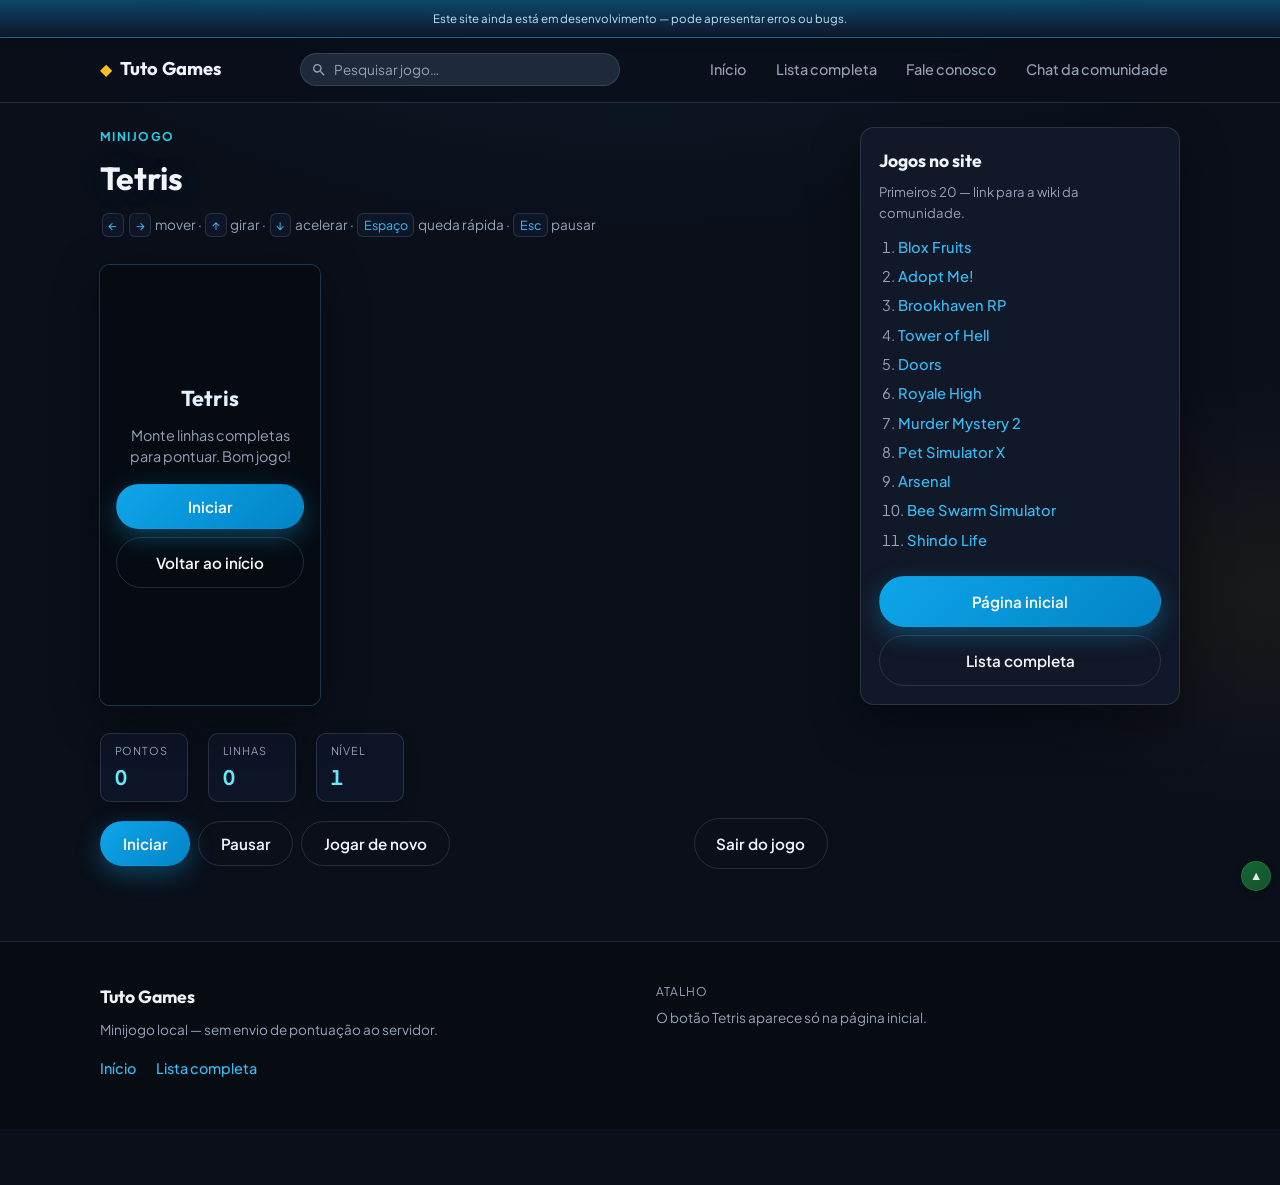
<file: teste-index.html/tetris.html>
<!DOCTYPE html>
<!--
  Author: Fabiel Santos
  Date: 2026-03-22
  Time: Session (America/Sao_Paulo)
  Project: benjamin.TESTE — Tuto Games Tetris minigame
  Purpose: Playable Tetris with HUD, pause/game-over, sidebar game list; opened from home launcher only.
-->
<html lang="pt-BR">
  <head>
    <meta charset="utf-8" />
    <meta name="viewport" content="width=device-width, initial-scale=1.0" />
    <meta name="description" content="Tetris no navegador — Tuto Games." />
    <title>Tuto Games — Tetris</title>
    <link rel="shortcut icon" href="img/logoDoSite.ico" type="image/x-icon" />
    <link rel="preconnect" href="https://fonts.googleapis.com" />
    <link rel="preconnect" href="https://fonts.gstatic.com" crossorigin />
    <link
      href="https://fonts.googleapis.com/css2?family=Outfit:wght@400;500;600;700&family=Plus+Jakarta+Sans:ital,wght@0,400;0,600;1,400&display=swap"
      rel="stylesheet"
    />
    <link rel="stylesheet" href="../teste.css/teste.css" />
  </head>
  <body class="tetris-page">
    <a class="skip-link" href="#conteudo">Pular para o conteúdo</a>

    <p class="dev-site-banner" role="status">
      Este site ainda está em desenvolvimento — pode apresentar erros ou bugs.
    </p>

    <header class="site-header" id="topo">
      <div class="site-header__bar">
        <a class="brand" href="../index.html" aria-label="Tuto Games — início">
          <span class="brand__mark" aria-hidden="true">◆</span>
          <span class="brand__text">Tuto Games</span>
        </a>
        <button
          type="button"
          class="nav-toggle"
          id="navToggle"
          aria-expanded="false"
          aria-controls="mainNav"
          aria-label="Abrir menu"
        >
          <span></span><span></span><span></span>
        </button>
        <div class="site-search-wrap" id="siteSearchRoot">
          <label for="siteSearchInput" class="visually-hidden">Pesquisar jogos</label>
          <div class="site-search">
            <input
              type="search"
              id="siteSearchInput"
              class="site-search__input"
              placeholder="Pesquisar jogo…"
              autocomplete="off"
              spellcheck="false"
              aria-autocomplete="list"
              aria-controls="siteSearchList"
              aria-expanded="false"
              enterkeyhint="search"
            />
            <ul id="siteSearchList" class="site-search__dropdown" role="listbox" hidden></ul>
          </div>
        </div>
        <nav class="site-nav" id="mainNav" aria-label="Seções do site">
          <a href="../index.html">Início</a>
          <a href="lista-jogos.html">Lista completa</a>
          <a href="fale-conosco.html">Fale conosco</a>
          <a href="chat-comunidade.html">Chat da comunidade</a>
        </nav>
      </div>
    </header>

    <main id="conteudo" class="tetris-layout container">
      <div class="tetris-main">
        <header class="tetris-main__head">
          <p class="tetris-main__eyebrow">Minijogo</p>
          <h1 class="tetris-main__title">Tetris</h1>
          <p class="tetris-main__hint">
            <kbd>←</kbd> <kbd>→</kbd> mover · <kbd>↑</kbd> girar · <kbd>↓</kbd> acelerar ·
            <kbd>Espaço</kbd> queda rápida · <kbd>Esc</kbd> pausar
          </p>
        </header>

        <div class="tetris-board-wrap">
          <canvas id="tetrisCanvas" class="tetris-canvas" width="220" height="440" aria-label="Área do jogo Tetris"></canvas>

          <div id="tetrisOverlay" class="tetris-overlay" role="dialog" aria-modal="true" aria-labelledby="tetrisOverlayTitle">
            <div class="tetris-overlay__panel">
              <h2 id="tetrisOverlayTitle" class="tetris-overlay__title">Tetris</h2>
              <p id="tetrisOverlaySub" class="tetris-overlay__sub">
                Monte linhas completas para pontuar. Bom jogo!
              </p>
              <div class="tetris-overlay__btns">
                <button type="button" class="btn btn--primary" id="btnTetrisOverlayPrimary">Iniciar</button>
                <a class="btn btn--ghost" href="../index.html">Voltar ao início</a>
              </div>
            </div>
          </div>
        </div>

        <div class="tetris-hud">
          <div class="tetris-hud__item">
            <span class="tetris-hud__label">Pontos</span>
            <span id="tetrisScore" class="tetris-hud__value">0</span>
          </div>
          <div class="tetris-hud__item">
            <span class="tetris-hud__label">Linhas</span>
            <span id="tetrisLines" class="tetris-hud__value">0</span>
          </div>
          <div class="tetris-hud__item">
            <span class="tetris-hud__label">Nível</span>
            <span id="tetrisLevel" class="tetris-hud__value">1</span>
          </div>
        </div>

        <div class="tetris-toolbar">
          <button type="button" class="btn btn--primary" id="btnTetrisStart">Iniciar</button>
          <button type="button" class="btn btn--ghost" id="btnTetrisPause" disabled>Pausar</button>
          <button type="button" class="btn btn--ghost" id="btnTetrisRestart">Jogar de novo</button>
          <a class="btn btn--ghost tetris-toolbar__exit" href="../index.html">Sair do jogo</a>
        </div>
      </div>

      <aside class="tetris-sidebar" aria-labelledby="tetris-sidebar-title">
        <h2 id="tetris-sidebar-title" class="tetris-sidebar__title">Jogos no site</h2>
        <p class="tetris-sidebar__hint">Primeiros 20 — link para a wiki da comunidade.</p>
        <ol class="game-list tetris-sidebar__list" id="tetrisGamesList"></ol>
        <div class="tetris-sidebar__links">
          <a class="btn btn--primary btn--block" href="../index.html">Página inicial</a>
          <a class="btn btn--ghost btn--block" href="lista-jogos.html">Lista completa</a>
        </div>
      </aside>
    </main>

    <footer class="site-footer">
      <div class="container site-footer__grid">
        <div>
          <p class="site-footer__brand">Tuto Games</p>
          <p class="site-footer__note">Minijogo local — sem envio de pontuação ao servidor.</p>
          <nav class="site-footer__nav" aria-label="Rodapé">
            <a href="../index.html">Início</a>
            <a href="lista-jogos.html">Lista completa</a>
          </nav>
        </div>
        <div>
          <p class="site-footer__label">Atalho</p>
          <p class="site-footer__fine">O botão Tetris aparece só na página inicial.</p>
        </div>
      </div>
    </footer>

    <script src="../teste-javascript/admin-config.js" defer></script>
    <script src="../teste-javascript/admin-panel.js" defer></script>
    <script src="../teste-javascript/games-data.js" defer></script>
    <script src="../teste-javascript/site-search.js" defer></script>
    <script src="../teste-javascript/tetris.js" defer></script>
    <script src="../teste-javascript/deck.js" defer></script>
  </body>
</html>
</file>
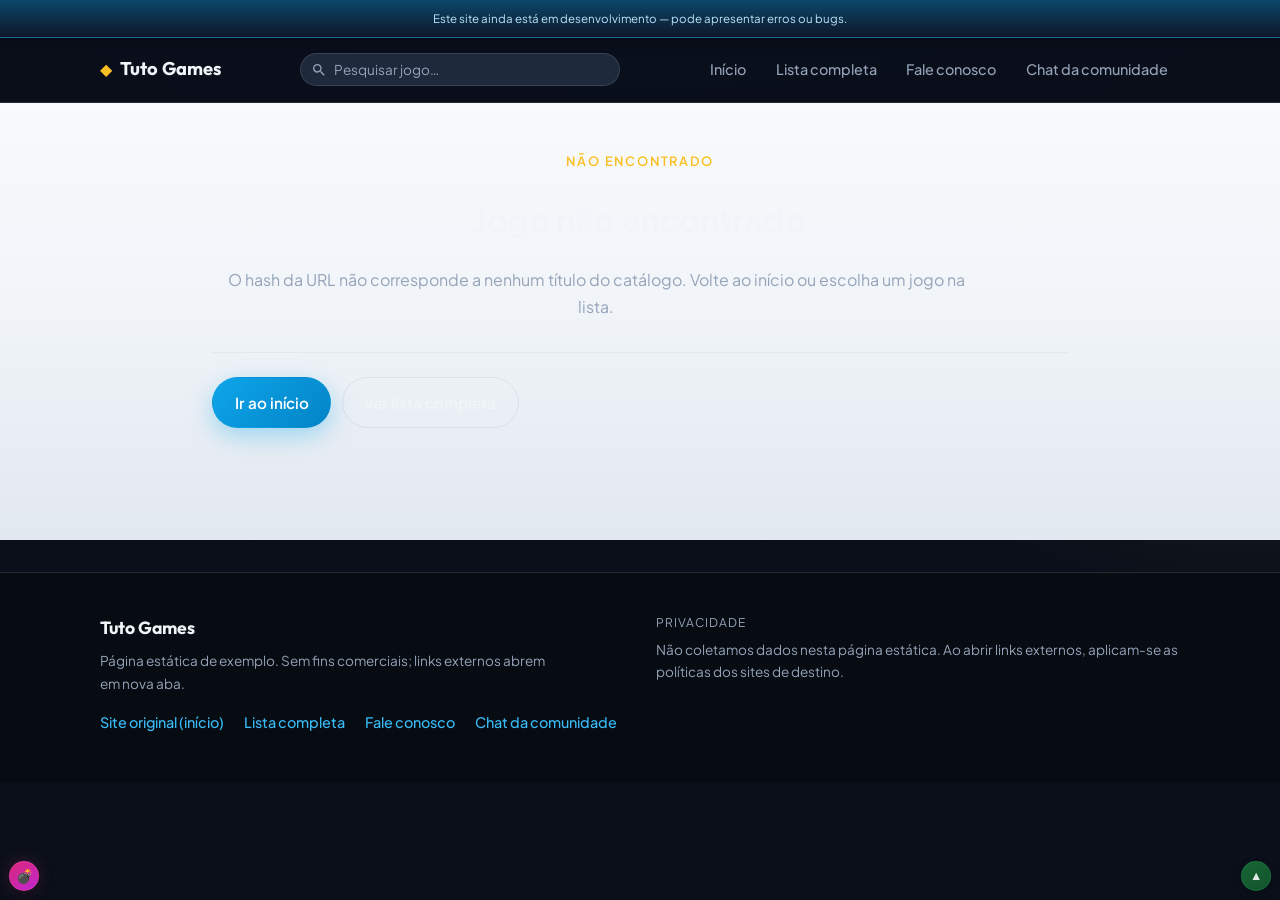
<file: teste-index.html/wiki-jogo.html>
<!DOCTYPE html>
<!--
  Author: Fabiel Santos
  Date: 2026-03-22
  Time: Session (America/Sao_Paulo)
  Project: benjamin.TESTE — Tuto Games
  Purpose: Full game guide for every catalog title — sections, images, Fandom link (Tetris stays on home only).
-->
<html lang="pt-BR">
  <head>
    <meta charset="utf-8" />
    <meta name="viewport" content="width=device-width, initial-scale=1.0" />
    <meta
      name="description"
      content="Guia Tuto Games — visão geral, dicas, imagens e link para a wiki Fandom do jogo."
    />
    <title>Tuto Games — Guia do jogo</title>
    <link rel="shortcut icon" href="img/logoDoSite.ico" type="image/x-icon" />
    <link rel="preconnect" href="https://fonts.googleapis.com" />
    <link rel="preconnect" href="https://fonts.gstatic.com" crossorigin />
    <link
      href="https://fonts.googleapis.com/css2?family=Outfit:wght@400;500;600;700&family=Plus+Jakarta+Sans:ital,wght@0,400;0,600;1,400&display=swap"
      rel="stylesheet"
    />
    <link rel="stylesheet" href="../teste.css/teste.css" />
    <link rel="stylesheet" href="../teste.css/wiki-guide.css" />
  </head>
  <body>
    <a class="skip-link" href="#conteudo">Pular para o conteúdo</a>
    <a class="skip-link" href="#wg-visao">Pular para a visão geral</a>

    <p class="dev-site-banner" role="status">
      Este site ainda está em desenvolvimento — pode apresentar erros ou bugs.
    </p>

    <header class="site-header" id="topo">
      <div class="site-header__bar">
        <a class="brand" href="../index.html" aria-label="Tuto Games — início">
          <span class="brand__mark" aria-hidden="true">◆</span>
          <span class="brand__text">Tuto Games</span>
        </a>
        <button
          type="button"
          class="nav-toggle"
          id="navToggle"
          aria-expanded="false"
          aria-controls="mainNav"
          aria-label="Abrir menu"
        >
          <span></span><span></span><span></span>
        </button>
        <div class="site-search-wrap" id="siteSearchRoot">
          <label for="siteSearchInput" class="visually-hidden">Pesquisar jogos</label>
          <div class="site-search">
            <input
              type="search"
              id="siteSearchInput"
              class="site-search__input"
              placeholder="Pesquisar jogo…"
              autocomplete="off"
              spellcheck="false"
              aria-autocomplete="list"
              aria-controls="siteSearchList"
              aria-expanded="false"
              enterkeyhint="search"
            />
            <ul id="siteSearchList" class="site-search__dropdown" role="listbox" hidden></ul>
          </div>
        </div>
        <nav class="site-nav" id="mainNav" aria-label="Seções do site">
          <a href="../index.html">Início</a>
          <a href="lista-jogos.html">Lista completa</a>
          <a href="fale-conosco.html">Fale conosco</a>
          <a href="chat-comunidade.html">Chat da comunidade</a>
        </nav>
      </div>
    </header>

    <main id="conteudo" class="wiki-guide-page">
      <div class="container wiki-guide-container">
        <div id="wikiGuideMissing" class="wiki-guide__missing" hidden>
          <p class="hero__eyebrow">Não encontrado</p>
          <h1>Jogo não encontrado</h1>
          <p class="section__lead">
            O hash da URL não corresponde a nenhum título do catálogo. Volte ao início ou escolha um jogo na lista.
          </p>
          <p class="wiki-guide__actions">
            <a class="btn btn--primary" href="../index.html">Ir ao início</a>
            <a class="btn btn--ghost" href="lista-jogos.html">Ver lista completa</a>
          </p>
        </div>
        <div id="wikiGuideRoot"></div>
      </div>
    </main>

    <a
      id="wikiBombLaunch"
      class="wiki-bomb-launch"
      href="bomb-blast.html"
      hidden
      title="Bombas Divertidas"
      aria-label="Abrir minijogo Bombas Divertidas — apenas guias infantis"
    >
      <span class="wiki-bomb-launch__glyph" aria-hidden="true">💣</span>
    </a>

    <footer class="site-footer">
      <div class="container site-footer__grid">
        <div>
          <p class="site-footer__brand">Tuto Games</p>
          <p class="site-footer__note">
            Página estática de exemplo. Sem fins comerciais; links externos abrem em nova aba.
          </p>
          <nav class="site-footer__nav" aria-label="Rodapé">
            <a href="../index.html">Site original (início)</a>
            <a href="lista-jogos.html">Lista completa</a>
            <a href="fale-conosco.html">Fale conosco</a>
            <a href="chat-comunidade.html">Chat da comunidade</a>
          </nav>
        </div>
        <div>
          <p class="site-footer__label">Privacidade</p>
          <p class="site-footer__fine">
            Não coletamos dados nesta página estática. Ao abrir links externos, aplicam-se as políticas dos sites de
            destino.
          </p>
        </div>
      </div>
    </footer>

    <script src="../teste-javascript/admin-config.js" defer></script>
    <script src="../teste-javascript/admin-panel.js" defer></script>
    <script src="../teste-javascript/games-data.js" defer></script>
    <script src="../teste-javascript/games-guide-expand.js" defer></script>
    <script src="../teste-javascript/site-search.js" defer></script>
    <script src="../teste-javascript/wiki-jogo.js" defer></script>
    <script src="../teste-javascript/deck.js" defer></script>
  </body>
</html>
</file>
<file: teste.css/teste.css>
/*
 * Author: Fabiel Santos
 * Date: 2026-03-22
 * Time: Session (America/Sao_Paulo)
 * Project: benjamin.TESTE — Tuto Games professional theme
 * Purpose: Design system, responsive layout, dev-site-banner, scoped image sizing; wiki literacy section (.wiki-*).
 */

:root {
  --bg-deep: #0a0f1a;
  --bg-panel: #111827;
  --bg-panel-hover: #162032;
  --surface: #1e293b;
  --text: #f1f5f9;
  --text-muted: #94a3b8;
  --accent: #38bdf8;
  --accent-dim: rgba(56, 189, 248, 0.15);
  --gold: #fbbf24;
  --gold-dim: rgba(251, 191, 36, 0.12);
  --border: rgba(148, 163, 184, 0.2);
  --radius: 14px;
  --radius-sm: 10px;
  --shadow: 0 20px 50px rgba(0, 0, 0, 0.45);
  --font: "Plus Jakarta Sans", system-ui, sans-serif;
  --font-display: "Outfit", system-ui, sans-serif;
  --header-h: 64px;
  --site-dev-banner-height: 2.35rem;
  --max: 1120px;
}

*,
*::before,
*::after {
  box-sizing: border-box;
}

html {
  scroll-behavior: smooth;
  -webkit-text-size-adjust: 100%;
  text-size-adjust: 100%;
}

body {
  margin: 0;
  font-family: var(--font);
  font-size: 1rem;
  line-height: 1.65;
  color: var(--text);
  background: var(--bg-deep);
  background-image:
    radial-gradient(ellipse 120% 80% at 50% -20%, rgba(56, 189, 248, 0.12), transparent 50%),
    radial-gradient(ellipse 60% 40% at 100% 50%, rgba(251, 191, 36, 0.06), transparent 45%);
  min-height: 100vh;
  min-height: 100dvh;
}

body.has-admin-strip {
  padding-bottom: calc(5.5rem + env(safe-area-inset-bottom, 0px));
}

body.has-admin-strip.admin-strip-panel-closed {
  padding-bottom: calc(3.5rem + env(safe-area-inset-bottom, 0px));
}

main {
  min-width: 0;
}

img {
  max-width: 100%;
  height: auto;
}

a {
  color: var(--accent);
}

a:hover {
  text-decoration: underline;
}

:focus-visible {
  outline: 2px solid var(--gold);
  outline-offset: 3px;
}

.skip-link {
  position: absolute;
  left: -9999px;
  z-index: 999;
  padding: 0.75rem 1rem;
  background: var(--gold);
  color: #0a0f1a;
  font-weight: 600;
}

.skip-link:focus {
  left: 1rem;
  top: 1rem;
}

.visually-hidden {
  position: absolute;
  width: 1px;
  height: 1px;
  padding: 0;
  margin: -1px;
  overflow: hidden;
  clip: rect(0, 0, 0, 0);
  white-space: nowrap;
  border: 0;
}

/* --- Dev banner (all pages) --- */
.dev-site-banner {
  position: sticky;
  top: 0;
  z-index: 110;
  margin: 0;
  min-height: var(--site-dev-banner-height);
  display: flex;
  align-items: center;
  justify-content: center;
  padding: 0.3rem 0.85rem;
  font-size: 0.72rem;
  line-height: 1.35;
  text-align: center;
  color: #bae6fd;
  background: linear-gradient(180deg, rgba(12, 74, 110, 0.95), rgba(15, 23, 42, 0.98));
  border-bottom: 1px solid rgba(56, 189, 248, 0.28);
  box-shadow: 0 4px 12px rgba(0, 0, 0, 0.2);
}

body:has(.dev-site-banner) .site-header {
  top: var(--site-dev-banner-height);
}

/* --- Header --- */
.site-header {
  position: sticky;
  top: 0;
  z-index: 100;
  background: rgba(10, 15, 26, 0.85);
  backdrop-filter: blur(12px);
  border-bottom: 1px solid var(--border);
}

.site-header__bar {
  max-width: var(--max);
  margin: 0 auto;
  padding: 0 1.25rem;
  min-height: var(--header-h);
  display: flex;
  flex-wrap: wrap;
  align-items: center;
  justify-content: space-between;
  gap: 0.5rem 1rem;
}

/* Global game search (header) */
.site-search-wrap {
  position: relative;
  flex: 1 1 200px;
  min-width: 0;
  max-width: min(100%, 320px);
}

.site-search {
  position: relative;
  width: 100%;
}

.site-search__input {
  width: 100%;
  margin: 0;
  padding: 0.42rem 0.75rem 0.42rem 2.1rem;
  font-family: inherit;
  font-size: 0.85rem;
  color: var(--text);
  background: var(--surface);
  border: 1px solid var(--border);
  border-radius: 999px;
  outline: none;
  transition: border-color 0.15s ease, box-shadow 0.15s ease;
  background-image: url("data:image/svg+xml,%3Csvg xmlns='http://www.w3.org/2000/svg' width='16' height='16' fill='%2394a3b8' viewBox='0 0 24 24'%3E%3Cpath d='M15.5 14h-.79l-.28-.27A6.471 6.471 0 0 0 16 9.5 6.5 6.5 0 1 0 9.5 16c1.61 0 3.09-.59 4.23-1.57l.27.28v.79l5 4.99L20.49 19l-4.99-5zm-6 0C7.01 14 5 11.99 5 9.5S7.01 5 9.5 5 14 7.01 14 9.5 11.99 14 9.5 14z'/%3E%3C/svg%3E");
  background-repeat: no-repeat;
  background-position: 0.65rem 50%;
  background-size: 1rem 1rem;
}

.site-search__input::placeholder {
  color: var(--text-muted);
}

.site-search__input:hover {
  border-color: rgba(56, 189, 248, 0.35);
}

.site-search__input:focus {
  border-color: rgba(56, 189, 248, 0.55);
  box-shadow: 0 0 0 3px var(--accent-dim);
}

.site-search__dropdown {
  position: absolute;
  z-index: 120;
  left: 0;
  right: 0;
  top: calc(100% + 4px);
  margin: 0;
  padding: 0.35rem 0;
  list-style: none;
  max-height: min(60vh, 320px);
  overflow-y: auto;
  background: var(--bg-panel);
  border: 1px solid var(--border);
  border-radius: var(--radius-sm);
  box-shadow: var(--shadow);
}

.site-search__dropdown[hidden] {
  display: none !important;
}

.site-search__dropdown li {
  margin: 0;
}

.site-search__hit {
  display: block;
  padding: 0.5rem 0.85rem;
  font-size: 0.88rem;
  color: var(--text);
  text-decoration: none;
  border-radius: 6px;
  margin: 0 0.25rem;
}

.site-search__hit:hover,
.site-search__hit:focus-visible {
  background: var(--accent-dim);
  color: var(--text);
  outline: none;
}

.site-search__hit--active {
  background: rgba(56, 189, 248, 0.12);
}

.site-search__empty {
  padding: 0.65rem 0.85rem;
  font-size: 0.82rem;
  color: var(--text-muted);
}

@media (max-width: 768px) {
  .site-search-wrap {
    flex: 1 1 100%;
    max-width: none;
  }
}

.brand {
  display: flex;
  align-items: center;
  gap: 0.5rem;
  text-decoration: none;
  color: var(--text);
  font-family: var(--font-display);
  font-weight: 700;
  font-size: 1.15rem;
}

.brand__mark {
  color: var(--gold);
  font-size: 1rem;
}

.site-nav {
  display: flex;
  align-items: center;
  gap: 0.35rem;
}

.site-nav a {
  text-decoration: none;
  color: var(--text-muted);
  font-weight: 500;
  font-size: 0.9rem;
  padding: 0.45rem 0.75rem;
  border-radius: 999px;
  transition: color 0.15s, background 0.15s;
}

.site-nav a:hover {
  color: var(--text);
  background: var(--accent-dim);
  text-decoration: none;
}

.nav-toggle {
  display: none;
  flex-direction: column;
  justify-content: center;
  gap: 5px;
  width: 44px;
  height: 44px;
  border: 1px solid var(--border);
  border-radius: var(--radius-sm);
  background: var(--surface);
  cursor: pointer;
  padding: 0;
}

.nav-toggle span {
  display: block;
  width: 20px;
  height: 2px;
  background: var(--text);
  margin: 0 auto;
}

@media (max-width: 768px) {
  .nav-toggle {
    display: flex;
  }

  .site-nav {
    position: fixed;
    inset: var(--header-h) 0 auto 0;
    flex-direction: column;
    align-items: stretch;
    padding: 1rem;
    background: var(--bg-panel);
    border-bottom: 1px solid var(--border);
    transform: translateY(-120%);
    opacity: 0;
    pointer-events: none;
    transition: transform 0.25s ease, opacity 0.25s ease;
  }

  .site-nav.is-open {
    transform: translateY(0);
    opacity: 1;
    pointer-events: auto;
  }

  .site-nav a {
    border-radius: var(--radius-sm);
  }
}

/* --- Hero --- */
.hero {
  position: relative;
}

.hero__media {
  position: relative;
  max-height: min(56vh, 520px);
  overflow: hidden;
}

.hero__img {
  display: block;
  width: 100%;
  height: min(56vh, 520px);
  object-fit: cover;
  object-position: center;
}

/* Local hero: img/topo.png (project asset); full-bleed crop */
.hero__media--photo {
  background: #0f172a;
}

.hero__img--photo {
  object-fit: cover;
  object-position: center 25%;
}

.hero__credit {
  position: absolute;
  bottom: 0.35rem;
  right: 0.5rem;
  left: 0.5rem;
  margin: 0;
  padding: 0.35rem 0.6rem;
  font-size: 0.62rem;
  line-height: 1.35;
  color: rgba(241, 245, 249, 0.65);
  text-align: right;
  z-index: 3;
  background: rgba(15, 23, 42, 0.55);
  border-radius: 8px;
}

.hero__credit a {
  color: rgba(56, 189, 248, 0.95);
  text-decoration: none;
}

.hero__credit a:hover {
  text-decoration: underline;
}

.hero__credit-ref {
  color: rgba(148, 163, 184, 0.95);
  word-break: break-all;
}

.hero__overlay {
  position: absolute;
  inset: 0;
  background: linear-gradient(
    to top,
    var(--bg-deep) 0%,
    rgba(10, 15, 26, 0.75) 35%,
    transparent 70%
  );
  pointer-events: none;
}

.hero__content {
  position: relative;
  max-width: var(--max);
  margin: -4rem auto 0;
  padding: 0 1.25rem 2.5rem;
  z-index: 2;
}

.hero__eyebrow {
  margin: 0 0 0.5rem;
  font-size: 0.8rem;
  font-weight: 600;
  letter-spacing: 0.14em;
  text-transform: uppercase;
  color: var(--gold);
}

.hero h1 {
  font-family: var(--font-display);
  font-size: clamp(1.85rem, 4.5vw, 2.75rem);
  font-weight: 700;
  line-height: 1.15;
  margin: 0 0 1rem;
  color: var(--text);
}

.hero__lead {
  margin: 0 0 1.5rem;
  color: var(--text-muted);
  max-width: 40rem;
  font-size: 1.05rem;
}

.inline-link {
  color: var(--accent);
  font-weight: 600;
}

.hero__actions {
  display: flex;
  flex-wrap: wrap;
  gap: 0.75rem;
}

.btn {
  display: inline-flex;
  align-items: center;
  justify-content: center;
  padding: 0.75rem 1.35rem;
  border-radius: 999px;
  font-family: inherit;
  font-weight: 600;
  font-size: 0.95rem;
  text-decoration: none;
  border: 1px solid transparent;
  cursor: pointer;
  transition: transform 0.12s ease, background 0.15s, border-color 0.15s;
}

.btn--primary {
  background: linear-gradient(135deg, #0ea5e9, #0284c7);
  color: #fff;
  box-shadow: 0 8px 24px rgba(14, 165, 233, 0.35);
}

.btn--primary:hover {
  filter: brightness(1.06);
  text-decoration: none;
}

.btn--ghost {
  background: transparent;
  border-color: var(--border);
  color: var(--text);
}

.btn--ghost:hover {
  background: var(--surface);
  text-decoration: none;
}

/* --- Sections --- */
.container {
  max-width: var(--max);
  margin: 0 auto;
  padding: 0 1.25rem;
}

.container--narrow {
  max-width: 640px;
}

.section {
  padding: 3.5rem 0;
}

.section--tint {
  background: rgba(17, 24, 39, 0.5);
  border-top: 1px solid var(--border);
  border-bottom: 1px solid var(--border);
}

.section h2 {
  font-family: var(--font-display);
  font-size: clamp(1.5rem, 3vw, 1.85rem);
  margin: 0 0 0.75rem;
  color: var(--text);
}

.section__lead {
  margin: 0 0 1.5rem;
  color: var(--text-muted);
  max-width: 48rem;
}

.section__lead--tight {
  margin-bottom: 1rem;
  font-size: 0.95rem;
}

.pill-list {
  margin: 0;
  padding: 0;
  list-style: none;
  display: flex;
  flex-wrap: wrap;
  gap: 0.5rem;
}

.pill-list li {
  padding: 0.4rem 0.9rem;
  background: var(--gold-dim);
  border: 1px solid rgba(251, 191, 36, 0.25);
  border-radius: 999px;
  font-size: 0.9rem;
  color: var(--gold);
}

/* Cards */
.cards {
  display: grid;
  gap: 1.25rem;
}

@media (min-width: 700px) {
  .cards--3 {
    grid-template-columns: repeat(3, 1fr);
  }
}

.card {
  background: var(--bg-panel);
  border: 1px solid var(--border);
  border-radius: var(--radius);
  padding: 1.35rem 1.5rem;
  box-shadow: 0 4px 24px rgba(0, 0, 0, 0.2);
  transition: border-color 0.2s, background 0.2s;
}

.card:hover {
  border-color: rgba(56, 189, 248, 0.35);
  background: var(--bg-panel-hover);
}

.card__title {
  font-family: var(--font-display);
  font-size: 1.1rem;
  margin: 0 0 0.5rem;
  color: var(--accent);
}

.card__body {
  margin: 0;
  font-size: 0.95rem;
  color: var(--text-muted);
}

/* Sword grid — fixed image frames */
.sword-grid {
  display: grid;
  gap: 1.25rem;
}

@media (min-width: 640px) {
  .sword-grid {
    grid-template-columns: repeat(2, 1fr);
  }
}

.sword-card {
  display: flex;
  flex-direction: column;
  background: var(--bg-panel);
  border: 1px solid var(--border);
  border-radius: var(--radius);
  overflow: hidden;
  transition: border-color 0.2s;
}

@media (min-width: 520px) {
  .sword-card {
    flex-direction: row;
  }
}

.sword-card:hover {
  border-color: rgba(251, 191, 36, 0.35);
}

.sword-card--wide {
  grid-column: 1 / -1;
}

.sword-card__visual {
  flex-shrink: 0;
  width: 100%;
  min-height: 140px;
  display: flex;
  align-items: center;
  justify-content: center;
  background: radial-gradient(circle at 50% 50%, var(--gold-dim), transparent 70%);
  padding: 1rem;
}

@media (min-width: 520px) {
  .sword-card__visual {
    width: 160px;
    min-height: auto;
  }
}

.sword-card__visual img {
  width: 120px;
  height: 120px;
  max-width: none;
  object-fit: contain;
  display: block;
}

.sword-card__body {
  padding: 1.25rem 1.35rem;
  flex: 1;
}

.sword-card__name {
  font-family: var(--font-display);
  font-size: 1.1rem;
  margin: 0 0 0.5rem;
  color: var(--gold);
}

.sword-card__how {
  margin: 0;
  font-size: 0.92rem;
  color: var(--text-muted);
}

.sword-card__how a {
  font-weight: 600;
}

/* Wiki literacy blocks */
.wiki-grid {
  display: grid;
  gap: 1.25rem;
}

@media (min-width: 720px) {
  .wiki-grid {
    grid-template-columns: repeat(3, 1fr);
  }
}

.wiki-point {
  background: var(--bg-panel);
  border: 1px solid var(--border);
  border-radius: var(--radius);
  padding: 1.35rem 1.25rem;
  transition: border-color 0.2s;
}

.wiki-point:hover {
  border-color: rgba(56, 189, 248, 0.3);
}

.wiki-point__icon {
  font-size: 1.5rem;
  margin-bottom: 0.5rem;
  opacity: 0.9;
}

.wiki-point__title {
  font-family: var(--font-display);
  font-size: 1.05rem;
  margin: 0 0 0.5rem;
  color: var(--accent);
}

.wiki-point__text {
  margin: 0;
  font-size: 0.92rem;
  color: var(--text-muted);
}

/* Link stack */
.link-stack {
  list-style: none;
  margin: 0;
  padding: 0;
}

.link-stack li {
  border-bottom: 1px solid var(--border);
}

.link-stack a {
  display: block;
  padding: 0.85rem 0;
  text-decoration: none;
  font-weight: 500;
  color: var(--accent);
}

.link-stack a:hover {
  color: var(--text);
  text-decoration: underline;
}

/* Footer */
.site-footer {
  margin-top: 2rem;
  padding: 2.5rem 0 3rem;
  border-top: 1px solid var(--border);
  background: #070b12;
}

.site-footer__grid {
  display: grid;
  gap: 2rem;
}

@media (min-width: 600px) {
  .site-footer__grid {
    grid-template-columns: 1fr 1fr;
    align-items: start;
   }
}

.site-footer__brand {
  font-family: var(--font-display);
  font-weight: 700;
  font-size: 1.1rem;
  margin: 0 0 0.5rem;
}

.site-footer__note {
  margin: 0;
  font-size: 0.85rem;
  color: var(--text-muted);
  max-width: 28rem;
}

.site-footer__label {
  margin: 0 0 0.35rem;
  font-size: 0.75rem;
  text-transform: uppercase;
  letter-spacing: 0.08em;
  color: var(--text-muted);
}

.site-footer__fine {
  margin: 0.35rem 0 0;
  font-size: 0.85rem;
  color: var(--text-muted);
}

.site-footer__nav {
  display: flex;
  flex-wrap: wrap;
  gap: 0.75rem 1.25rem;
  margin-top: 1rem;
}

.site-footer__nav a {
  font-size: 0.9rem;
  font-weight: 500;
  text-decoration: none;
  color: var(--accent);
}

.site-footer__nav a:hover {
  color: var(--text);
  text-decoration: underline;
}

/* --- Home (split layout + character cutout) --- */
.home-page {
  padding: 1.5rem 0 3rem;
}

.home-layout {
  max-width: var(--max);
  margin: 0 auto;
  padding: 0 1.25rem;
  display: grid;
  gap: 2rem;
  align-items: start;
}

@media (min-width: 900px) {
  .home-layout {
    grid-template-columns: minmax(0, 1fr) minmax(280px, 360px);
    gap: 2.5rem;
    align-items: stretch;
  }
}

.home-visual {
  min-width: 0;
  position: relative;
  z-index: 1;
}

.home-eyebrow {
  margin: 0 0 0.5rem;
  font-size: 0.8rem;
  font-weight: 600;
  letter-spacing: 0.14em;
  text-transform: uppercase;
  color: var(--gold);
}

.home-visual h1 {
  font-family: var(--font-display);
  font-size: clamp(1.85rem, 4vw, 2.5rem);
  font-weight: 700;
  line-height: 1.15;
  margin: 0 0 0.75rem;
  color: var(--text);
}

.home-lead {
  margin: 0 0 1.5rem;
  color: var(--text-muted);
  max-width: 36rem;
  font-size: 1.02rem;
}

.personagem-frame {
  margin-top: 1rem;
  max-width: 420px;
  margin-left: auto;
  margin-right: auto;
  border-radius: var(--radius);
  background: var(--bg-panel);
  padding: 1rem 1.25rem 0;
  border: 1px solid var(--border);
  box-shadow: var(--shadow);
  position: relative;
  z-index: 2;
  isolation: isolate;
}

@media (min-width: 900px) {
  .personagem-frame {
    margin-left: 0;
    margin-right: auto;
  }
}

.personagem-cutout {
  display: block;
  width: 100%;
  height: auto;
  max-height: min(52vh, 420px);
  object-fit: contain;
  object-position: center bottom;
  position: relative;
  z-index: 1;
  filter: drop-shadow(0 12px 28px rgba(0, 0, 0, 0.55));
}

.game-sidebar {
  background: var(--bg-panel);
  border: 1px solid var(--border);
  border-radius: var(--radius);
  padding: 1.25rem 1.25rem 1.5rem;
  box-shadow: var(--shadow);
  position: sticky;
  top: calc(var(--header-h) + 1rem);
}

.game-sidebar__title {
  font-family: var(--font-display);
  font-size: 1.2rem;
  margin: 0 0 0.35rem;
  color: var(--text);
}

.game-sidebar__hint {
  margin: 0 0 1rem;
  font-size: 0.88rem;
  color: var(--text-muted);
}

.game-list {
  margin: 0 0 1.25rem;
  padding-left: 0;
  padding-right: 0.25rem;
  list-style-position: inside;
  color: var(--text-muted);
  font-size: 0.92rem;
  line-height: 1.5;
  max-height: min(50vh, 420px);
  overflow-y: auto;
  overflow-x: hidden;
  box-sizing: border-box;
}

.game-list li {
  margin-bottom: 0.45rem;
  padding-left: 0.15rem;
}

.game-list a {
  color: var(--accent);
  font-weight: 500;
  text-decoration: none;
}

.game-list a:hover {
  text-decoration: underline;
  color: var(--text);
}

.btn--block {
  width: 100%;
  text-align: center;
}

/* Home only — Tetris launcher (matches admin reopen control size) */
.home-tetris-launch {
  position: fixed;
  z-index: 199;
  left: 0.55rem;
  bottom: calc(0.55rem + env(safe-area-inset-bottom, 0px));
  width: 30px;
  height: 30px;
  padding: 0;
  touch-action: manipulation;
  border: 1px solid rgba(34, 211, 238, 0.35);
  border-radius: 50%;
  display: flex;
  align-items: center;
  justify-content: center;
  background: linear-gradient(145deg, #0e7490, #155e75);
  color: #cffafe;
  box-shadow:
    0 2px 10px rgba(0, 0, 0, 0.35),
    0 0 16px rgba(34, 211, 238, 0.2);
  transition: transform 0.15s ease, filter 0.15s ease, box-shadow 0.2s ease;
  text-decoration: none;
}

.home-tetris-launch:hover {
  filter: brightness(1.08);
  transform: scale(1.04);
  box-shadow:
    0 4px 14px rgba(0, 0, 0, 0.4),
    0 0 22px rgba(34, 211, 238, 0.35);
}

.home-tetris-launch:focus-visible {
  outline: 2px solid var(--gold);
  outline-offset: 3px;
}

.home-tetris-launch__glyph {
  width: 16px;
  height: 16px;
  display: block;
}

body.has-admin-strip .home-tetris-launch {
  bottom: calc(3.5rem + env(safe-area-inset-bottom, 0px));
}

body.has-admin-strip.admin-strip-panel-closed .home-tetris-launch {
  bottom: calc(0.55rem + env(safe-area-inset-bottom, 0px));
}

/* Bomb Blast minigame page (infantis wiki access only) */
.bomb-blast-page {
  padding-bottom: 2rem;
}

.bomb-blast-layout {
  padding: 1.5rem 1.25rem 2.5rem;
  max-width: var(--max);
  margin: 0 auto;
}

.bomb-blast-main__head {
  margin-bottom: 1.25rem;
}

.bomb-blast-main__eyebrow {
  font-size: 0.78rem;
  font-weight: 700;
  letter-spacing: 0.08em;
  text-transform: uppercase;
  color: #c026d3;
  margin: 0 0 0.35rem;
}

.bomb-blast-main__title {
  font-family: var(--font-display, "Outfit", system-ui, sans-serif);
  font-size: clamp(1.5rem, 3.5vw, 2rem);
  font-weight: 800;
  margin: 0 0 0.5rem;
  color: #0f172a;
}

.bomb-blast-main__hint {
  margin: 0;
  color: #475569;
  line-height: 1.55;
  max-width: 65ch;
}

.bomb-blast-board-wrap {
  position: relative;
  border-radius: 16px;
  overflow: hidden;
  border: 3px solid #f0abfc;
  box-shadow: 0 16px 40px rgba(192, 38, 211, 0.15);
  background: #e0f2fe;
  margin: 0 auto 1rem;
  max-width: 720px;
}

/* End-game overlay (game over / level clear / victory) */
.bomb-blast-game-overlay {
  position: absolute;
  inset: 0;
  z-index: 20;
  display: flex;
  align-items: center;
  justify-content: center;
  padding: 1rem;
  background: linear-gradient(180deg, rgba(15, 23, 42, 0.55) 0%, rgba(88, 28, 135, 0.65) 100%);
  backdrop-filter: blur(4px);
  animation: bomb-overlay-in 0.35s ease-out;
}

@keyframes bomb-overlay-in {
  from {
    opacity: 0;
  }
  to {
    opacity: 1;
  }
}

.bomb-blast-game-overlay[hidden] {
  display: none !important;
}

.bomb-blast-game-overlay__panel {
  max-width: 22rem;
  width: 100%;
  padding: 1.75rem 1.5rem;
  border-radius: 20px;
  text-align: center;
  background: linear-gradient(165deg, #fff 0%, #faf5ff 40%, #fdf4ff 100%);
  border: 2px solid rgba(236, 72, 153, 0.35);
  box-shadow:
    0 24px 48px rgba(15, 23, 42, 0.25),
    0 0 0 1px rgba(255, 255, 255, 0.6) inset;
}

.bomb-blast-game-overlay--lose .bomb-blast-game-overlay__panel {
  background: linear-gradient(165deg, #1e293b 0%, #334155 50%, #0f172a 100%);
  border-color: rgba(248, 113, 113, 0.45);
  color: #f1f5f9;
}

.bomb-blast-game-overlay--lose .bomb-blast-game-overlay__eyebrow {
  color: #fca5a5;
}

.bomb-blast-game-overlay--lose .bomb-blast-game-overlay__title {
  color: #fff;
}

.bomb-blast-game-overlay--lose .bomb-blast-game-overlay__sub {
  color: #cbd5e1;
}

.bomb-blast-game-overlay--lose .bomb-blast-game-overlay__score-label {
  color: #94a3b8;
}

.bomb-blast-game-overlay--lose .bomb-blast-game-overlay__score {
  color: #fde047;
}

.bomb-blast-game-overlay__eyebrow {
  margin: 0 0 0.35rem;
  font-size: 0.72rem;
  font-weight: 700;
  letter-spacing: 0.12em;
  text-transform: uppercase;
  color: #c026d3;
}

.bomb-blast-game-overlay__title {
  margin: 0 0 0.5rem;
  font-family: var(--font-display, "Outfit", system-ui, sans-serif);
  font-size: clamp(1.35rem, 4vw, 1.75rem);
  font-weight: 800;
  line-height: 1.2;
  color: #0f172a;
}

.bomb-blast-game-overlay__sub {
  margin: 0 0 1rem;
  font-size: 0.95rem;
  line-height: 1.5;
  color: #64748b;
}

.bomb-blast-game-overlay__score-wrap {
  margin: 0 0 1.25rem;
  padding: 0.75rem 1rem;
  border-radius: 14px;
  background: rgba(244, 114, 182, 0.12);
  border: 1px dashed rgba(236, 72, 153, 0.35);
}

.bomb-blast-game-overlay--lose .bomb-blast-game-overlay__score-wrap {
  background: rgba(15, 23, 42, 0.5);
  border-color: rgba(248, 113, 113, 0.45);
}

.bomb-blast-game-overlay__score-label {
  display: block;
  font-size: 0.7rem;
  font-weight: 700;
  letter-spacing: 0.08em;
  text-transform: uppercase;
  color: #a21caf;
  margin-bottom: 0.2rem;
}

.bomb-blast-game-overlay__score {
  font-size: 2rem;
  font-weight: 800;
  font-variant-numeric: tabular-nums;
  color: #be185d;
  line-height: 1.1;
}

.bomb-blast-game-overlay__actions {
  display: flex;
  flex-direction: column;
  gap: 0.5rem;
}

.bomb-blast-hud__item--score {
  background: linear-gradient(135deg, #fce7f3, #fef9c3);
  border-color: #f9a8d4;
}

.bomb-blast-hud__item--score .bomb-blast-hud__label {
  color: #a16207;
}

.bomb-blast-hud__item--score .bomb-blast-hud__value {
  color: #be185d;
}

/* Bomb unlock tutorial (max ~10s auto-close) — above game overlay (z-index 20) */
.bomb-tuto-overlay {
  position: absolute;
  inset: 0;
  z-index: 35;
  display: flex;
  align-items: center;
  justify-content: center;
  padding: 0.75rem;
  background: rgba(15, 23, 42, 0.72);
  backdrop-filter: blur(6px);
  animation: bomb-overlay-in 0.28s ease-out;
}

.bomb-tuto-overlay[hidden] {
  display: none !important;
}

.bomb-tuto-overlay__panel {
  max-width: 26rem;
  width: 100%;
  padding: 1.25rem 1.35rem 1.5rem;
  border-radius: 18px;
  background: linear-gradient(165deg, #fff 0%, #fae8ff 50%, #e0f2fe 100%);
  border: 2px solid rgba(168, 85, 247, 0.35);
  box-shadow: 0 20px 50px rgba(15, 23, 42, 0.28);
}

.bomb-tuto-overlay__eyebrow {
  margin: 0 0 0.35rem;
  font-size: 0.72rem;
  font-weight: 700;
  letter-spacing: 0.1em;
  text-transform: uppercase;
  color: #7c3aed;
}

.bomb-tuto-overlay__title {
  margin: 0 0 0.75rem;
  font-family: var(--font-display, "Outfit", system-ui, sans-serif);
  font-size: clamp(1.2rem, 3.5vw, 1.5rem);
  font-weight: 800;
  color: #0f172a;
}

.bomb-tuto-overlay__visual {
  display: flex;
  align-items: center;
  justify-content: center;
  min-height: 100px;
  margin: 0 0 0.85rem;
  padding: 0.75rem;
  border-radius: 14px;
  background: rgba(255, 255, 255, 0.65);
  border: 1px dashed rgba(124, 58, 237, 0.35);
}

.bomb-tuto-overlay__visual svg {
  max-width: 100%;
  height: auto;
}

.bomb-tuto-overlay__text {
  margin: 0 0 0.85rem;
  font-size: 0.92rem;
  line-height: 1.55;
  color: #475569;
}

.bomb-tuto-overlay__bar {
  height: 6px;
  border-radius: 999px;
  background: rgba(148, 163, 184, 0.45);
  overflow: hidden;
  margin-bottom: 0.35rem;
}

.bomb-tuto-overlay__bar-fill {
  height: 100%;
  width: 100%;
  border-radius: 999px;
  background: linear-gradient(90deg, #a855f7, #ec4899);
  transform-origin: left center;
  transform: scaleX(1);
  transition: transform 0.1s linear;
}

.bomb-tuto-overlay__timer {
  margin: 0 0 1rem;
  font-size: 0.78rem;
  font-weight: 600;
  color: #64748b;
  text-align: center;
}

.bomb-tuto-overlay__actions {
  display: flex;
  flex-wrap: wrap;
  gap: 0.5rem;
  justify-content: center;
}

/* Grand victory (last level cleared) — stars, aurora, score */
.bomb-grand-victory {
  position: absolute;
  inset: 0;
  z-index: 45;
  display: flex;
  align-items: center;
  justify-content: center;
  padding: 1rem;
  overflow: hidden;
  background: radial-gradient(ellipse 120% 80% at 50% 20%, rgba(88, 28, 135, 0.45) 0%, transparent 55%),
    radial-gradient(ellipse 100% 60% at 80% 60%, rgba(234, 88, 12, 0.2) 0%, transparent 50%),
    linear-gradient(180deg, #0f172a 0%, #1e1b4b 40%, #312e81 100%);
  opacity: 0;
  transform: scale(0.96);
  transition: opacity 0.45s ease, transform 0.5s cubic-bezier(0.34, 1.56, 0.64, 1);
}

.bomb-grand-victory.bomb-grand-victory--visible {
  opacity: 1;
  transform: scale(1);
}

.bomb-grand-victory[hidden] {
  display: none !important;
}

.bomb-grand-victory__aurora {
  position: absolute;
  inset: -20%;
  background: conic-gradient(
    from 180deg at 50% 50%,
    rgba(236, 72, 153, 0.15),
    rgba(168, 85, 247, 0.2),
    rgba(34, 211, 238, 0.15),
    rgba(251, 191, 36, 0.12),
    rgba(236, 72, 153, 0.15)
  );
  animation: bomb-gv-aurora 8s linear infinite;
  pointer-events: none;
}

@keyframes bomb-gv-aurora {
  to {
    transform: rotate(360deg);
  }
}

.bomb-grand-victory__rays {
  position: absolute;
  inset: 0;
  background: repeating-conic-gradient(
    from 0deg at 50% 45%,
    transparent 0deg 8deg,
    rgba(253, 224, 71, 0.06) 8deg 16deg
  );
  animation: bomb-gv-rays 24s linear infinite;
  pointer-events: none;
  opacity: 0.6;
}

@keyframes bomb-gv-rays {
  to {
    transform: rotate(360deg);
  }
}

.bomb-grand-victory__stars {
  position: absolute;
  inset: 0;
  pointer-events: none;
  overflow: hidden;
}

.bomb-grand-victory__star {
  position: absolute;
  color: #fef08a;
  text-shadow: 0 0 8px rgba(250, 204, 21, 0.9);
  animation: bomb-gv-star 2.2s ease-in-out infinite;
  opacity: 0.85;
}

@keyframes bomb-gv-star {
  0%,
  100% {
    opacity: 0.4;
    transform: scale(0.85) rotate(0deg);
  }
  50% {
    opacity: 1;
    transform: scale(1.15) rotate(12deg);
  }
}

.bomb-grand-victory__confetti {
  position: absolute;
  inset: 0;
  pointer-events: none;
  overflow: hidden;
}

.bomb-grand-victory__confetti-piece {
  position: absolute;
  top: -12px;
  width: 8px;
  height: 12px;
  border-radius: 2px;
  animation: bomb-gv-confetti-fall linear forwards;
}

@keyframes bomb-gv-confetti-fall {
  to {
    transform: translateY(110vh) rotate(720deg);
    opacity: 0.85;
  }
}

.bomb-grand-victory__panel {
  position: relative;
  z-index: 2;
  max-width: 22rem;
  width: 100%;
  padding: 2rem 1.5rem 1.75rem;
  text-align: center;
  border-radius: 24px;
  background: linear-gradient(165deg, rgba(255, 255, 255, 0.98) 0%, rgba(254, 249, 195, 0.35) 45%, rgba(233, 213, 255, 0.5) 100%);
  border: 2px solid rgba(250, 204, 21, 0.45);
  box-shadow:
    0 0 0 1px rgba(255, 255, 255, 0.5) inset,
    0 28px 56px rgba(15, 23, 42, 0.35),
    0 0 80px rgba(234, 179, 8, 0.15);
  animation: bomb-gv-panel-pop 0.65s cubic-bezier(0.34, 1.56, 0.64, 1) 0.1s both;
}

@keyframes bomb-gv-panel-pop {
  from {
    opacity: 0;
    transform: translateY(28px) scale(0.92);
  }
  to {
    opacity: 1;
    transform: translateY(0) scale(1);
  }
}

.bomb-grand-victory__badge {
  margin: 0 auto 0.75rem;
  width: 72px;
  height: 72px;
  display: flex;
  align-items: center;
  justify-content: center;
  animation: bomb-gv-trophy 2.5s ease-in-out infinite;
  filter: drop-shadow(0 8px 16px rgba(202, 138, 4, 0.45));
}

@keyframes bomb-gv-trophy {
  0%,
  100% {
    transform: translateY(0) rotate(-4deg);
  }
  50% {
    transform: translateY(-6px) rotate(4deg);
  }
}

.bomb-grand-victory__trophy {
  width: 64px;
  height: 64px;
}

.bomb-grand-victory__eyebrow {
  margin: 0 0 0.4rem;
  font-size: 0.75rem;
  font-weight: 800;
  letter-spacing: 0.18em;
  text-transform: uppercase;
  background: linear-gradient(90deg, #a855f7, #ec4899, #eab308);
  -webkit-background-clip: text;
  background-clip: text;
  color: transparent;
}

.bomb-grand-victory__title {
  margin: 0 0 0.5rem;
  font-family: var(--font-display, "Outfit", system-ui, sans-serif);
  font-size: clamp(1.65rem, 5vw, 2.1rem);
  font-weight: 900;
  line-height: 1.15;
  color: #0f172a;
  text-shadow: 0 2px 0 rgba(255, 255, 255, 0.8);
}

.bomb-grand-victory__sub {
  margin: 0 0 1.25rem;
  font-size: 0.95rem;
  line-height: 1.5;
  color: #475569;
}

.bomb-grand-victory__score-box {
  margin: 0 0 1.35rem;
  padding: 1rem 1.25rem;
  border-radius: 16px;
  background: linear-gradient(135deg, rgba(254, 240, 138, 0.45), rgba(251, 191, 36, 0.2));
  border: 2px dashed rgba(202, 138, 4, 0.5);
  box-shadow: 0 8px 24px rgba(234, 179, 8, 0.12);
}

.bomb-grand-victory__score-label {
  display: block;
  font-size: 0.72rem;
  font-weight: 700;
  letter-spacing: 0.12em;
  text-transform: uppercase;
  color: #a16207;
  margin-bottom: 0.25rem;
}

.bomb-grand-victory__score {
  display: block;
  font-size: clamp(2.5rem, 8vw, 3.25rem);
  font-weight: 900;
  font-variant-numeric: tabular-nums;
  line-height: 1.05;
  background: linear-gradient(180deg, #ca8a04 0%, #eab308 40%, #f59e0b 100%);
  -webkit-background-clip: text;
  background-clip: text;
  color: transparent;
  filter: drop-shadow(0 2px 0 rgba(120, 53, 15, 0.25));
}

.bomb-grand-victory__btn {
  min-width: 12rem;
  box-shadow: 0 4px 20px rgba(99, 102, 241, 0.35);
}

@media (prefers-reduced-motion: reduce) {
  .bomb-grand-victory,
  .bomb-grand-victory__aurora,
  .bomb-grand-victory__rays,
  .bomb-grand-victory__star,
  .bomb-grand-victory__badge,
  .bomb-grand-victory__panel,
  .bomb-grand-victory__confetti-piece {
    animation: none !important;
    transition: none !important;
  }

  .bomb-grand-victory {
    opacity: 1;
    transform: none;
  }
}

.bomb-blast-toolbar__skip:disabled {
  opacity: 0.45;
  cursor: not-allowed;
}

.bomb-blast-canvas {
  display: block;
  width: 100%;
  height: auto;
  vertical-align: middle;
}

.bomb-blast-hud {
  display: flex;
  flex-wrap: wrap;
  gap: 1rem;
  margin-bottom: 0.5rem;
}

.bomb-blast-hud__item {
  display: flex;
  flex-direction: column;
  gap: 0.15rem;
  padding: 0.5rem 0.85rem;
  border-radius: 12px;
  background: #fdf4ff;
  border: 1px solid #f5d0fe;
}

.bomb-blast-hud__label {
  font-size: 0.72rem;
  font-weight: 700;
  text-transform: uppercase;
  letter-spacing: 0.06em;
  color: #a21caf;
}

.bomb-blast-hud__value {
  font-size: 1.35rem;
  font-weight: 800;
  color: #0f172a;
  font-variant-numeric: tabular-nums;
}

.bomb-blast-hud__value.bomb-blast-hud__value--last-phase {
  font-size: 1rem;
  font-weight: 800;
  line-height: 1.25;
  text-transform: none;
  letter-spacing: 0.02em;
}

.bomb-blast-hud__item--bombs {
  flex: 1 1 220px;
  min-width: 0;
}

.bomb-blast-hud__bombs-wrap {
  display: flex;
  flex-direction: column;
  align-items: flex-start;
  gap: 0.35rem;
}

.bomb-blast-hud__bomb-icons {
  display: flex;
  flex-wrap: wrap;
  gap: 0.15rem;
  align-items: center;
  min-height: 1.85rem;
}

.bomb-blast-hud__bomb-icon {
  display: inline-flex;
  width: 28px;
  height: 28px;
  flex-shrink: 0;
}

.bomb-blast-hud__bomb-icon svg {
  width: 100%;
  height: 100%;
  display: block;
}

.bomb-blast-hud__bombs-count {
  font-size: 1.5rem;
  font-weight: 800;
  font-variant-numeric: tabular-nums;
  color: #831843;
  min-width: 1.25em;
}

.bomb-blast-bomb-line {
  margin: 0 0 0.35rem;
  font-size: 0.88rem;
  color: #64748b;
}

.bomb-blast-bomb-line strong {
  color: #a21caf;
}

.bomb-blast-msg {
  margin: 0 0 1rem;
  font-size: 0.95rem;
  color: #334155;
}

.bomb-blast-toolbar {
  display: flex;
  flex-wrap: wrap;
  gap: 0.65rem;
  align-items: center;
}

.bomb-blast-toolbar__exit {
  margin-left: auto;
}

@media (max-width: 520px) {
  .bomb-blast-toolbar__exit {
    margin-left: 0;
  }
}

/* Tetris minigame page */
.tetris-page {
  padding-bottom: 2rem;
}

.tetris-layout {
  display: grid;
  gap: 1.75rem;
  padding: 1.5rem 1.25rem 2.5rem;
  max-width: var(--max);
  margin: 0 auto;
  align-items: start;
}

@media (min-width: 960px) {
  .tetris-layout {
    grid-template-columns: minmax(0, 1fr) minmax(240px, 320px);
    gap: 2rem;
  }
}

.tetris-main__head {
  margin-bottom: 1rem;
}

.tetris-main__eyebrow {
  margin: 0 0 0.35rem;
  font-size: 0.75rem;
  font-weight: 700;
  letter-spacing: 0.12em;
  text-transform: uppercase;
  color: #22d3ee;
}

.tetris-main__title {
  font-family: var(--font-display);
  font-size: clamp(1.5rem, 3vw, 2rem);
  margin: 0 0 0.5rem;
  color: var(--text);
  text-shadow: 0 0 40px rgba(34, 211, 238, 0.15);
}

.tetris-main__hint {
  margin: 0;
  font-size: 0.85rem;
  color: var(--text-muted);
  line-height: 1.5;
}

.tetris-main__hint kbd {
  display: inline-block;
  padding: 0.12rem 0.35rem;
  margin: 0 0.1rem;
  border-radius: 6px;
  border: 1px solid var(--border);
  background: rgba(15, 23, 42, 0.9);
  font-size: 0.78rem;
  font-family: inherit;
  color: var(--accent);
}

.tetris-board-wrap {
  position: relative;
  display: inline-block;
  margin: 0.75rem 0;
  border-radius: var(--radius-sm);
  box-shadow:
    0 0 0 1px rgba(56, 189, 248, 0.25),
    0 12px 48px rgba(0, 0, 0, 0.45),
    inset 0 0 60px rgba(34, 211, 238, 0.06);
}

.tetris-canvas {
  display: block;
  border-radius: var(--radius-sm);
}

.tetris-overlay {
  position: absolute;
  inset: 0;
  display: flex;
  align-items: center;
  justify-content: center;
  padding: 1rem;
  background: rgba(7, 11, 18, 0.82);
  backdrop-filter: blur(8px);
  border-radius: var(--radius-sm);
}

.tetris-overlay[hidden] {
  display: none !important;
}

.tetris-overlay__panel {
  text-align: center;
  max-width: 18rem;
}

.tetris-overlay__title {
  margin: 0 0 0.5rem;
  font-family: var(--font-display);
  font-size: 1.35rem;
  color: #e0f2fe;
}

.tetris-overlay__sub {
  margin: 0 0 1rem;
  font-size: 0.9rem;
  color: var(--text-muted);
  line-height: 1.5;
}

.tetris-overlay__btns {
  display: flex;
  flex-direction: column;
  gap: 0.5rem;
  align-items: stretch;
}

.tetris-hud {
  display: flex;
  flex-wrap: wrap;
  gap: 0.75rem 1.25rem;
  margin: 0.5rem 0 1rem;
}

.tetris-hud__item {
  padding: 0.5rem 0.85rem;
  border-radius: var(--radius-sm);
  border: 1px solid var(--border);
  background: rgba(15, 23, 42, 0.75);
  min-width: 5.5rem;
  box-shadow: 0 4px 16px rgba(0, 0, 0, 0.25);
}

.tetris-hud__label {
  display: block;
  font-size: 0.68rem;
  text-transform: uppercase;
  letter-spacing: 0.08em;
  color: var(--text-muted);
}

.tetris-hud__value {
  font-size: 1.25rem;
  font-weight: 700;
  font-variant-numeric: tabular-nums;
  color: #67e8f9;
}

.tetris-toolbar {
  display: flex;
  flex-wrap: wrap;
  gap: 0.5rem;
  align-items: center;
}

.tetris-toolbar__exit {
  margin-left: auto;
}

@media (max-width: 520px) {
  .tetris-toolbar__exit {
    margin-left: 0;
    width: 100%;
    text-align: center;
  }
}

.tetris-sidebar {
  padding: 1.15rem;
  border-radius: var(--radius);
  border: 1px solid var(--border);
  background: var(--bg-panel);
  box-shadow: var(--shadow);
  position: sticky;
  top: calc(var(--header-h) + 1rem);
}

.tetris-sidebar__title {
  font-family: var(--font-display);
  font-size: 1.1rem;
  margin: 0 0 0.35rem;
}

.tetris-sidebar__hint {
  margin: 0 0 0.75rem;
  font-size: 0.82rem;
  color: var(--text-muted);
}

.tetris-sidebar__list.game-list {
  max-height: min(40vh, 320px);
}

.tetris-sidebar__links {
  margin-top: 1rem;
  display: flex;
  flex-direction: column;
  gap: 0.5rem;
}

.btn--sm {
  padding: 0.55rem 1rem;
  font-size: 0.88rem;
}

.btn--danger {
  background: linear-gradient(135deg, #b91c1c, #991b1b);
  color: #fff;
  border: 1px solid rgba(0, 0, 0, 0.2);
  box-shadow: 0 6px 18px rgba(185, 28, 28, 0.35);
}

.btn--danger:hover {
  filter: brightness(1.08);
  text-decoration: none;
}

.btn--danger:disabled,
#btnApagarChat:disabled {
  background: #475569;
  color: #cbd5e1;
  border: 1px solid var(--border);
  box-shadow: none;
  cursor: not-allowed;
  opacity: 0.9;
  filter: none;
}

.btn--danger:disabled:hover,
#btnApagarChat:disabled:hover {
  filter: none;
}

/* --- Lista completa --- */
.lista-page {
  padding: 2rem 0 3.5rem;
}

.lista-page__intro {
  margin-bottom: 2rem;
}

.lista-page__intro h1 {
  font-family: var(--font-display);
  font-size: clamp(1.75rem, 3.5vw, 2.25rem);
  margin: 0 0 0.75rem;
}

/* Lista: Roblox vs outros (acordeão) */
.lista-split {
  display: flex;
  flex-direction: column;
  gap: 2.5rem;
}

.lista-section {
  margin: 0;
  padding: 0;
  border: 1px solid var(--border);
  border-radius: var(--radius);
  background: rgba(17, 24, 39, 0.45);
  overflow: hidden;
}

.lista-section--roblox {
  border-top: 3px solid var(--gold);
}

.lista-section--outros {
  border-top: 3px solid rgba(56, 189, 248, 0.55);
}

.lista-section--antigo {
  border-top: 3px solid rgba(192, 132, 252, 0.65);
}

.lista-section--infantis {
  border-top: 3px solid rgba(251, 113, 133, 0.55);
}

.lista-section__title {
  font-family: var(--font-display);
  font-size: clamp(1.2rem, 2.5vw, 1.45rem);
  margin: 0;
  padding: 1.1rem 1.25rem 0.35rem;
  color: var(--text);
}

.lista-section__hint {
  margin: 0;
  padding: 0 1.25rem 0.85rem;
  font-size: 0.9rem;
  color: var(--text-muted);
  line-height: 1.5;
}

.lista-section__toggle {
  width: 100%;
  display: flex;
  align-items: center;
  justify-content: space-between;
  gap: 0.75rem;
  padding: 0.9rem 1.25rem;
  border: none;
  border-top: 1px solid var(--border);
  background: var(--surface);
  color: var(--text);
  font-family: inherit;
  font-size: 0.98rem;
  font-weight: 600;
  text-align: left;
  cursor: pointer;
  transition: background 0.15s ease;
}

.lista-section__toggle:hover {
  background: var(--bg-panel-hover);
}

.lista-section__toggle:focus-visible {
  outline: 2px solid var(--gold);
  outline-offset: -2px;
}

.lista-section__toggle-label {
  flex: 1;
  min-width: 0;
}

.lista-section__toggle-count {
  font-weight: 600;
  color: var(--accent);
  flex-shrink: 0;
  margin-right: 0.35rem;
}

.lista-section__toggle-icon {
  flex-shrink: 0;
  width: 1.5rem;
  text-align: center;
  font-size: 0.85rem;
  line-height: 1.2;
  color: var(--text-muted);
}

.lista-section__toggle-icon::before {
  content: "▾";
  display: block;
  transition: transform 0.2s ease;
}

.lista-section__toggle--open .lista-section__toggle-icon::before {
  content: "▴";
}

.lista-section__panel {
  padding: 1rem 1.25rem 1.35rem;
  border-top: 1px solid var(--border);
}

.lista-section__panel[hidden] {
  display: none !important;
}

.lista-grid {
  display: grid;
  gap: 1.5rem;
}

@media (min-width: 640px) {
  .lista-grid {
    grid-template-columns: repeat(2, minmax(0, 1fr));
  }
}

@media (min-width: 1024px) {
  .lista-grid {
    grid-template-columns: repeat(3, minmax(0, 1fr));
  }
}

.game-card {
  display: flex;
  flex-direction: column;
  background: var(--bg-panel);
  border: 1px solid var(--border);
  border-radius: var(--radius);
  overflow: hidden;
  box-shadow: 0 12px 32px rgba(0, 0, 0, 0.25);
  transition: border-color 0.15s ease;
}

.game-card:hover {
  border-color: rgba(56, 189, 248, 0.35);
}

.game-card--roblox {
  border-top: 3px solid var(--gold);
}

.game-card--antigo {
  border-top: 3px solid rgba(192, 132, 252, 0.65);
}

.game-card--infantis {
  border-top: 3px solid rgba(251, 113, 133, 0.55);
}

.game-card__media {
  aspect-ratio: 16 / 10;
  overflow: hidden;
  background: #0f172a;
}

.game-card__media img {
  width: 100%;
  height: 100%;
  object-fit: cover;
  display: block;
}

.game-card__body {
  padding: 1.1rem 1.15rem 1.25rem;
  display: flex;
  flex-direction: column;
  flex: 1;
}

.game-card__title {
  font-family: var(--font-display);
  font-size: 1.1rem;
  margin: 0 0 0.35rem;
  color: var(--text);
}

.game-card__meta {
  margin: 0 0 0.65rem;
  font-size: 0.78rem;
  text-transform: uppercase;
  letter-spacing: 0.04em;
  color: var(--text-muted);
  line-height: 1.4;
}

.game-card__story {
  margin: 0 0 1rem;
  font-size: 0.92rem;
  color: var(--text-muted);
  flex: 1;
}

.game-card__actions {
  margin: 0;
}

/* --- Wiki bridge --- */
.wiki-bridge {
  padding: 2.5rem 0 4rem;
}

.wiki-bridge__actions {
  display: flex;
  flex-wrap: wrap;
  gap: 0.75rem;
  margin-top: 1.5rem;
}

.wiki-bridge__missing .section__lead {
  margin-bottom: 0;
}

/* --- Contact --- */
.contact-page {
  padding: 2.5rem 0 4rem;
}

.contact-form {
  margin-top: 1.5rem;
  padding: 1.5rem;
  background: var(--bg-panel);
  border: 1px solid var(--border);
  border-radius: var(--radius);
}

.contact-form__field {
  margin: 0 0 1rem;
}

.contact-form label {
  display: block;
  font-size: 0.88rem;
  font-weight: 600;
  margin-bottom: 0.35rem;
  color: var(--text-muted);
}

.contact-form input,
.contact-form textarea {
  width: 100%;
  padding: 0.65rem 0.75rem;
  border-radius: var(--radius-sm);
  border: 1px solid var(--border);
  background: var(--surface);
  color: var(--text);
  font-family: inherit;
  font-size: 1rem;
}

.contact-form textarea {
  resize: vertical;
  min-height: 120px;
}

.contact-form__actions {
  margin: 0;
}

.contact-form button[disabled] {
  opacity: 0.55;
  cursor: not-allowed;
}

.contact-form select {
  width: 100%;
  padding: 0.65rem 0.75rem;
  border-radius: var(--radius-sm);
  border: 1px solid var(--border);
  background: var(--surface);
  color: var(--text);
  font-family: inherit;
  font-size: 1rem;
}

/* --- Fale conosco (hub) --- */
.contact-page--hub .container {
  max-width: 720px;
}

.contact-hub__hero {
  margin-bottom: 1.5rem;
}

.fc-toc {
  display: flex;
  flex-wrap: wrap;
  gap: 0.5rem;
  margin: 0 0 2rem;
  padding: 0;
  list-style: none;
}

.fc-toc__link {
  display: inline-flex;
  align-items: center;
  padding: 0.45rem 0.85rem;
  border-radius: 999px;
  border: 1px solid var(--border);
  background: var(--bg-panel);
  color: var(--accent);
  font-size: 0.88rem;
  font-weight: 600;
  text-decoration: none;
}

.fc-toc__link:hover {
  background: var(--accent-dim);
  text-decoration: none;
  color: var(--text);
}

.fc-section {
  margin-bottom: 3rem;
  padding-bottom: 2.5rem;
  border-bottom: 1px solid var(--border);
}

.fc-section:last-of-type {
  border-bottom: none;
  margin-bottom: 0;
  padding-bottom: 0;
}

.fc-section__title {
  font-family: var(--font-display);
  font-size: clamp(1.25rem, 2.5vw, 1.5rem);
  margin: 0 0 0.5rem;
  color: var(--text);
}

.fc-section__lead {
  margin: 0 0 1.25rem;
  color: var(--text-muted);
  font-size: 0.98rem;
  line-height: 1.65;
}

.fc-form {
  margin-top: 0;
}

.fc-fieldset {
  margin: 0 0 1.25rem;
  padding: 0;
  border: none;
}

.fc-legend {
  padding: 0;
  margin: 0 0 0.5rem;
  font-size: 0.88rem;
  font-weight: 600;
  color: var(--text-muted);
}

.fc-check-list {
  margin: 0;
  padding: 0;
  list-style: none;
}

.fc-check-list li {
  margin-bottom: 0.4rem;
}

.fc-check-list label {
  font-size: 0.95rem;
  color: var(--text);
  cursor: pointer;
}

.fc-stars {
  display: flex;
  flex-wrap: wrap;
  gap: 0.35rem;
}

.fc-star {
  display: inline-flex;
  align-items: center;
  justify-content: center;
  min-width: 2.5rem;
  padding: 0.35rem 0.5rem;
  border-radius: var(--radius-sm);
  border: 1px solid var(--border);
  background: var(--surface);
  cursor: pointer;
  font-weight: 600;
  color: var(--text-muted);
}

.fc-star:focus-within {
  outline: 2px solid var(--accent);
  outline-offset: 2px;
}

.fc-star:has(input:checked) {
  border-color: var(--gold);
  color: var(--gold);
  background: var(--gold-dim);
}

.fc-star input {
  position: absolute;
  opacity: 0;
  pointer-events: none;
}

.fc-star span {
  pointer-events: none;
}

/* --- Evaluation wizard (Fale conosco) --- */
.fc-section--eval .fc-eval {
  margin-top: 0.5rem;
  padding: 1.25rem 1.15rem 1.1rem;
  border-radius: var(--radius);
  border: 1px solid var(--border);
  background: linear-gradient(165deg, rgba(17, 24, 39, 0.95), rgba(15, 23, 42, 0.88));
  box-shadow: var(--shadow);
}

.fc-eval__top {
  margin-bottom: 1rem;
}

.fc-eval__progress {
  height: 6px;
  border-radius: 999px;
  background: rgba(148, 163, 184, 0.15);
  overflow: hidden;
}

.fc-eval__progress-fill {
  height: 100%;
  width: calc(100% / 6);
  border-radius: inherit;
  background: linear-gradient(90deg, var(--accent), #22d3ee);
  transition: width 0.35s cubic-bezier(0.4, 0, 0.2, 1);
}

.fc-eval__step-label {
  margin: 0.5rem 0 0.35rem;
  font-size: 0.8rem;
  font-weight: 600;
  letter-spacing: 0.06em;
  text-transform: uppercase;
  color: var(--text-muted);
}

.fc-eval__dots {
  display: flex;
  gap: 0.35rem;
  flex-wrap: wrap;
}

.fc-eval__dot {
  width: 7px;
  height: 7px;
  border-radius: 50%;
  background: rgba(148, 163, 184, 0.35);
  transition: background 0.2s ease, transform 0.2s ease;
}

.fc-eval__dot.is-active {
  background: var(--accent);
  transform: scale(1.25);
}

.fc-eval__viewport {
  overflow: hidden;
  min-height: min(52vh, 340px);
}

.fc-eval__track {
  display: flex;
  width: 100%;
  transition: transform 0.4s cubic-bezier(0.4, 0, 0.2, 1);
  transform: translateX(calc(var(--fc-eval-step, 0) * -100%));
  will-change: transform;
}

.fc-eval__slide {
  flex: 0 0 100%;
  min-width: 0;
  padding: 0.35rem 0.15rem 0.75rem;
}

.fc-eval__intro {
  text-align: center;
  max-width: 32rem;
  margin: 0 auto;
}

.fc-eval__intro-art {
  display: flex;
  justify-content: center;
  margin-bottom: 0.75rem;
}

.fc-eval__intro-svg {
  width: min(160px, 70vw);
  height: auto;
  filter: drop-shadow(0 12px 24px rgba(0, 0, 0, 0.35));
}

.fc-eval__intro-title {
  margin: 0 0 0.5rem;
  font-family: var(--font-display);
  font-size: clamp(1.15rem, 3vw, 1.35rem);
  color: var(--text);
}

.fc-eval__intro-text {
  margin: 0;
  font-size: 0.95rem;
  line-height: 1.65;
  color: var(--text-muted);
}

.fc-eval__fieldset {
  margin: 0;
}

.fc-eval__hint {
  margin: 0 0 0.75rem;
  font-size: 0.86rem;
  color: var(--text-muted);
}

.fc-eval__subblock {
  margin-bottom: 1.25rem;
}

.fc-eval__subblock:last-child {
  margin-bottom: 0;
}

.fc-eval__sublegend {
  margin: 0 0 0.45rem;
  font-size: 0.9rem;
  font-weight: 600;
  color: var(--text);
}

.fc-check-list--grid {
  display: grid;
  grid-template-columns: repeat(auto-fill, minmax(11.5rem, 1fr));
  gap: 0.35rem 0.75rem;
}

.fc-radio-list {
  margin: 0 0 1rem;
  padding: 0;
  list-style: none;
}

.fc-radio-list:last-child {
  margin-bottom: 0;
}

.fc-radio-list li {
  margin-bottom: 0.35rem;
}

.fc-radio-list label {
  font-size: 0.93rem;
  color: var(--text);
  cursor: pointer;
  display: inline-flex;
  align-items: center;
  gap: 0.45rem;
}

.fc-eval__field--final {
  margin: 0;
}

.fc-eval__field--final textarea {
  min-height: 8rem;
}

.fc-eval__nav {
  display: flex;
  flex-wrap: wrap;
  align-items: center;
  justify-content: space-between;
  gap: 0.75rem;
  margin-top: 0.25rem;
  padding-top: 1rem;
  border-top: 1px solid var(--border);
}

.fc-eval__arrow {
  display: inline-flex;
  align-items: center;
  gap: 0.4rem;
}

.fc-eval__arrow-icon {
  font-size: 1.1em;
  opacity: 0.9;
}

.fc-eval-stars {
  display: flex;
  flex-wrap: wrap;
  gap: 0.25rem;
  justify-content: flex-start;
}

.fc-eval-stars--lg {
  gap: 0.35rem;
  justify-content: center;
}

.fc-eval-stars--lg .fc-eval-star__svg {
  width: 2.35rem;
  height: 2.35rem;
}

.fc-eval-star {
  position: relative;
  display: inline-flex;
  align-items: center;
  justify-content: center;
  padding: 0.2rem;
  border-radius: var(--radius-sm);
  cursor: pointer;
  transition: transform 0.12s ease;
}

.fc-eval-star:hover {
  transform: scale(1.06);
}

.fc-eval-star:focus-within {
  outline: 2px solid var(--accent);
  outline-offset: 3px;
}

.fc-eval-star input {
  position: absolute;
  opacity: 0;
  width: 1px;
  height: 1px;
  pointer-events: none;
}

.fc-eval-star__svg {
  width: 1.85rem;
  height: 1.85rem;
  color: rgba(148, 163, 184, 0.4);
  fill: currentColor;
  transition: color 0.15s ease, filter 0.15s ease;
}

.fc-eval-stars[data-rating="1"] .fc-eval-star:nth-child(-n + 1) .fc-eval-star__svg,
.fc-eval-stars[data-rating="2"] .fc-eval-star:nth-child(-n + 2) .fc-eval-star__svg,
.fc-eval-stars[data-rating="3"] .fc-eval-star:nth-child(-n + 3) .fc-eval-star__svg,
.fc-eval-stars[data-rating="4"] .fc-eval-star:nth-child(-n + 4) .fc-eval-star__svg,
.fc-eval-stars[data-rating="5"] .fc-eval-star:nth-child(-n + 5) .fc-eval-star__svg {
  color: var(--gold);
  filter: drop-shadow(0 0 6px rgba(251, 191, 36, 0.35));
}

@media (prefers-reduced-motion: reduce) {
  .fc-eval__track,
  .fc-eval__progress-fill,
  .fc-eval__dot {
    transition: none;
  }
}

@media (max-width: 480px) {
  .fc-eval__viewport {
    min-height: min(56vh, 380px);
  }

  .fc-check-list--grid {
    grid-template-columns: 1fr;
  }
}

.fc-thanks {
  margin-top: 1rem;
  padding: 0.85rem 1rem;
  border-radius: var(--radius-sm);
  border: 1px solid rgba(56, 189, 248, 0.35);
  background: rgba(56, 189, 248, 0.08);
  color: var(--text);
  font-weight: 600;
}

/* Success state — evaluation sent (Fale conosco) */
.fc-thanks--sent {
  margin-top: 1.35rem;
  padding: 1.35rem 1.4rem;
  border-radius: var(--radius);
  border: 2px solid rgba(74, 222, 128, 0.55);
  background: linear-gradient(155deg, rgba(21, 83, 45, 0.55), rgba(15, 23, 42, 0.98));
  box-shadow:
    0 0 0 1px rgba(34, 197, 94, 0.2),
    0 16px 48px rgba(0, 0, 0, 0.45);
  font-weight: 400;
  animation: fc-thanks-sent-in 0.45s ease-out;
}

@keyframes fc-thanks-sent-in {
  from {
    opacity: 0;
    transform: translateY(8px) scale(0.98);
  }

  to {
    opacity: 1;
    transform: translateY(0) scale(1);
  }
}

.fc-thanks__sent-row {
  display: flex;
  align-items: flex-start;
  gap: 1rem;
}

.fc-thanks__check {
  flex-shrink: 0;
  width: 3.1rem;
  height: 3.1rem;
  display: flex;
  align-items: center;
  justify-content: center;
  border-radius: 50%;
  background: rgba(34, 197, 94, 0.22);
  border: 2px solid rgba(74, 222, 128, 0.85);
  color: #86efac;
  font-size: 1.75rem;
  font-weight: 800;
  line-height: 1;
  box-shadow: 0 4px 20px rgba(34, 197, 94, 0.25);
}

.fc-thanks__sent-text {
  min-width: 0;
}

.fc-thanks__sent-title {
  display: block;
  margin: 0 0 0.55rem;
  font-family: var(--font-display);
  font-size: clamp(1.2rem, 2.8vw, 1.45rem);
  font-weight: 700;
  color: #ecfccb;
  letter-spacing: 0.02em;
  line-height: 1.25;
}

.fc-thanks__sent-body {
  margin: 0;
  font-size: 1rem;
  font-weight: 500;
  line-height: 1.55;
  color: var(--text);
}

@media (prefers-reduced-motion: reduce) {
  .fc-thanks--sent {
    animation: none;
  }
}

/* Fale conosco — Bugs / Dono channels (match eval visual weight) */
.fc-section--channel {
  margin-bottom: 3rem;
}

.fc-channel {
  margin-top: 0.75rem;
  padding: 1.25rem 1.15rem 1.35rem;
  border-radius: var(--radius);
  border: 1px solid var(--border);
  background: linear-gradient(165deg, rgba(17, 24, 39, 0.96), rgba(15, 23, 42, 0.88));
  box-shadow: var(--shadow);
  position: relative;
  overflow: hidden;
}

.fc-channel::before {
  content: "";
  position: absolute;
  inset: 0;
  background: radial-gradient(ellipse 80% 50% at 100% 0%, rgba(56, 189, 248, 0.07), transparent 55%);
  pointer-events: none;
}

.fc-channel--bugs {
  border-color: rgba(251, 191, 36, 0.28);
}

.fc-channel--bugs::before {
  background: radial-gradient(ellipse 80% 50% at 0% 0%, rgba(251, 191, 36, 0.12), transparent 50%);
}

.fc-channel--dono {
  border-color: rgba(99, 102, 241, 0.35);
}

.fc-channel--dono::before {
  background: radial-gradient(ellipse 90% 60% at 100% 0%, rgba(99, 102, 241, 0.14), transparent 55%);
}

.fc-channel__head {
  display: flex;
  gap: 1.1rem;
  align-items: center;
  margin-bottom: 1rem;
  position: relative;
  z-index: 1;
}

.fc-channel__art {
  flex-shrink: 0;
  width: 100px;
  height: 100px;
}

.fc-channel__art svg {
  width: 100%;
  height: auto;
  display: block;
  filter: drop-shadow(0 10px 24px rgba(0, 0, 0, 0.4));
}

.fc-channel__head-text {
  min-width: 0;
}

.fc-channel__eyebrow {
  margin: 0 0 0.35rem;
  font-size: 0.72rem;
  font-weight: 700;
  letter-spacing: 0.14em;
  text-transform: uppercase;
  color: var(--accent);
}

.fc-channel--bugs .fc-channel__eyebrow {
  color: #fbbf24;
}

.fc-channel--dono .fc-channel__eyebrow {
  color: #a5b4fc;
}

.fc-channel__tagline {
  margin: 0;
  font-size: 0.95rem;
  line-height: 1.55;
  color: var(--text-muted);
}

.fc-channel__pills {
  display: flex;
  flex-wrap: wrap;
  gap: 0.4rem;
  margin-bottom: 1.15rem;
  position: relative;
  z-index: 1;
}

.fc-channel__pill {
  display: inline-flex;
  align-items: center;
  padding: 0.35rem 0.65rem;
  border-radius: 999px;
  font-size: 0.82rem;
  font-weight: 600;
  border: 1px solid var(--border);
  background: rgba(15, 23, 42, 0.65);
  color: var(--text);
  box-shadow: 0 2px 8px rgba(0, 0, 0, 0.2);
}

.fc-channel__form {
  position: relative;
  z-index: 1;
}

@media (min-width: 720px) {
  .fc-channel__form--grid {
    display: grid;
    grid-template-columns: repeat(2, minmax(0, 1fr));
    gap: 0 1rem;
    align-items: start;
  }

  .fc-channel__form--grid .contact-form__field {
    margin-bottom: 0.75rem;
  }

  .fc-channel__field--full {
    grid-column: 1 / -1;
  }
}

.btn--lg {
  padding: 0.75rem 1.5rem;
  font-size: 1.02rem;
}

/* Success panels — bugs (âmbar) e dono (índigo) */
.fc-thanks--sent-bugs {
  border-color: rgba(251, 191, 36, 0.55);
  background: linear-gradient(155deg, rgba(120, 53, 15, 0.45), rgba(15, 23, 42, 0.98));
  box-shadow:
    0 0 0 1px rgba(251, 191, 36, 0.18),
    0 16px 48px rgba(0, 0, 0, 0.45);
}

.fc-thanks--sent-dono {
  border-color: rgba(129, 140, 248, 0.55);
  background: linear-gradient(155deg, rgba(49, 46, 129, 0.5), rgba(15, 23, 42, 0.98));
  box-shadow:
    0 0 0 1px rgba(99, 102, 241, 0.22),
    0 16px 48px rgba(0, 0, 0, 0.45);
}

.fc-thanks__icon-bubble {
  flex-shrink: 0;
  width: 3.1rem;
  height: 3.1rem;
  display: flex;
  align-items: center;
  justify-content: center;
  border-radius: 50%;
  font-size: 1.65rem;
  line-height: 1;
  box-shadow: 0 4px 20px rgba(0, 0, 0, 0.25);
}

.fc-thanks__icon-bubble--bugs {
  background: rgba(251, 191, 36, 0.2);
  border: 2px solid rgba(251, 191, 36, 0.75);
}

.fc-thanks__icon-bubble--dono {
  background: rgba(99, 102, 241, 0.22);
  border: 2px solid rgba(165, 180, 252, 0.85);
}

.fc-thanks__sent-title--bugs {
  color: #fef3c7;
}

.fc-thanks__sent-title--dono {
  color: #e0e7ff;
}

@media (prefers-reduced-motion: reduce) {
  .fc-thanks--sent-bugs,
  .fc-thanks--sent-dono {
    animation: none;
  }
}

.fc-micro {
  margin: 0.75rem 0 0;
  font-size: 0.72rem;
  line-height: 1.5;
  color: rgba(148, 163, 184, 0.95);
}

.fc-banner {
  margin: 0 0 1rem;
  padding: 0.65rem 0.85rem;
  font-size: 0.82rem;
  line-height: 1.45;
  color: var(--text-muted);
  border-radius: var(--radius-sm);
  border: 1px dashed var(--border);
  background: rgba(15, 23, 42, 0.65);
}

.fc-chat {
  border: 1px solid var(--border);
  border-radius: var(--radius);
  overflow: hidden;
  background: var(--bg-panel);
}

.fc-chat__list {
  max-height: min(50vh, 420px);
  overflow-y: auto;
  padding: 0.75rem 1rem;
  background: #070b12;
}

.fc-chat__empty {
  margin: 0;
  padding: 1rem 0.25rem;
  font-size: 0.92rem;
  color: var(--text-muted);
}

.fc-chat__msg {
  padding: 0.65rem 0;
  border-bottom: 1px solid var(--border);
}

.fc-chat__msg:last-child {
  border-bottom: none;
}

.fc-chat__msg-meta {
  margin: 0 0 0.25rem;
  font-size: 0.75rem;
  text-transform: uppercase;
  letter-spacing: 0.04em;
  color: var(--text-muted);
}

.fc-chat__msg-body {
  margin: 0 0 0.45rem;
  font-size: 0.95rem;
  color: var(--text);
  white-space: pre-wrap;
  word-break: break-word;
}

.fc-chat__msg-actions {
  margin: 0;
}

.fc-chat__composer {
  margin: 0;
  padding: 1rem;
  border-top: 1px solid var(--border);
  background: var(--surface);
}

.fc-chat__row {
  margin: 0 0 0.75rem;
}

.fc-chat__row label {
  display: block;
  font-size: 0.84rem;
  font-weight: 600;
  margin-bottom: 0.35rem;
  color: var(--text-muted);
}

.fc-chat__row input,
.fc-chat__row textarea {
  width: 100%;
  padding: 0.6rem 0.7rem;
  border-radius: var(--radius-sm);
  border: 1px solid var(--border);
  background: var(--bg-panel);
  color: var(--text);
  font-family: inherit;
  font-size: 0.95rem;
}

.fc-chat__row--actions {
  margin-bottom: 0;
}

.fc-chat__clear-wrap {
  display: flex;
  flex-direction: column;
  align-items: flex-start;
  gap: 0.35rem;
  margin: 1rem 0 0;
}

.fc-chat__clear-hint {
  font-size: 0.75rem;
  color: var(--text-muted);
  max-width: 36rem;
  line-height: 1.4;
}

@media (min-width: 520px) {
  .fc-chat__clear-wrap {
    flex-direction: row;
    align-items: center;
    flex-wrap: wrap;
  }
}

/* --- Community chat page (chat-comunidade.html) --- */
.chat-page {
  padding-bottom: 2.5rem;
}

.chat-hero {
  padding: 2rem 0 1.5rem;
  background: linear-gradient(180deg, rgba(56, 189, 248, 0.08), transparent 55%);
  border-bottom: 1px solid var(--border);
}

.chat-hero__inner {
  display: grid;
  gap: 1.75rem;
  align-items: center;
}

@media (min-width: 900px) {
  .chat-hero__inner {
    grid-template-columns: minmax(0, 1fr) minmax(240px, 380px);
    gap: 2.5rem;
  }
}

.chat-hero__eyebrow {
  margin: 0 0 0.5rem;
  font-size: 0.8rem;
  font-weight: 600;
  letter-spacing: 0.12em;
  text-transform: uppercase;
  color: var(--accent);
}

.chat-hero h1 {
  font-family: var(--font-display);
  font-size: clamp(1.75rem, 4vw, 2.35rem);
  margin: 0 0 0.5rem;
  color: var(--text);
}

.chat-hero__lead {
  margin: 0 0 1.25rem;
  color: var(--text-muted);
  font-size: 1.02rem;
  line-height: 1.65;
  max-width: 40rem;
}

.chat-hero__links {
  display: flex;
  flex-wrap: wrap;
  gap: 0.65rem;
}

.chat-hero__art {
  display: flex;
  justify-content: center;
}

.chat-hero__svg {
  width: min(100%, 320px);
  height: auto;
  filter: drop-shadow(0 16px 40px rgba(0, 0, 0, 0.35));
}

.chat-figures-strip {
  padding: 1.25rem 0;
  border-bottom: 1px solid var(--border);
  background: rgba(15, 23, 42, 0.45);
}

.chat-figures-strip__inner {
  display: flex;
  flex-wrap: wrap;
  justify-content: center;
  gap: 0.5rem 1rem;
}

.chat-figures-strip__emoji {
  font-size: clamp(2rem, 5vw, 2.75rem);
  line-height: 1;
  filter: drop-shadow(0 4px 12px rgba(0, 0, 0, 0.35));
  user-select: none;
}

.chat-info-grid {
  display: grid;
  gap: 1rem;
  padding: 2rem 1.25rem 0;
  grid-template-columns: 1fr;
}

@media (min-width: 768px) {
  .chat-info-grid {
    grid-template-columns: repeat(3, minmax(0, 1fr));
    gap: 1.25rem;
  }
}

.chat-info-card {
  padding: 1.1rem 1.15rem;
  border-radius: var(--radius-sm);
  border: 1px solid var(--border);
  background: var(--bg-panel);
  box-shadow: 0 8px 24px rgba(0, 0, 0, 0.2);
}

.chat-info-card__title {
  margin: 0 0 0.5rem;
  font-family: var(--font-display);
  font-size: 1.05rem;
  color: var(--gold);
}

.chat-info-card__list {
  margin: 0;
  padding-left: 1.1rem;
  font-size: 0.9rem;
  color: var(--text-muted);
  line-height: 1.55;
}

.chat-info-card__text {
  margin: 0;
  font-size: 0.9rem;
  color: var(--text-muted);
  line-height: 1.55;
}

.chat-main-section {
  margin-top: 1.5rem;
}

.fc-chat--page .fc-chat__list {
  max-height: min(55vh, 480px);
}

.chat-sticker-wrap {
  margin: 0 0 0.75rem;
  padding: 0.75rem 0.65rem;
  border-radius: var(--radius-sm);
  border: 1px dashed rgba(148, 163, 184, 0.35);
  background: rgba(15, 23, 42, 0.65);
}

.chat-sticker-wrap__label {
  margin: 0 0 0.5rem;
  font-size: 0.78rem;
  font-weight: 600;
  letter-spacing: 0.04em;
  text-transform: uppercase;
  color: var(--text-muted);
}

.chat-sticker-bar {
  display: flex;
  flex-wrap: wrap;
  gap: 0.35rem;
}

.chat-sticker-btn {
  display: inline-flex;
  align-items: center;
  justify-content: center;
  min-width: 2.5rem;
  min-height: 2.5rem;
  padding: 0.2rem;
  font-size: 1.45rem;
  line-height: 1;
  border-radius: var(--radius-sm);
  border: 1px solid var(--border);
  background: var(--surface);
  cursor: pointer;
  transition: transform 0.12s ease, background 0.12s ease;
}

.chat-sticker-btn:hover {
  background: var(--bg-panel-hover);
  transform: scale(1.08);
}

.chat-sticker-btn:focus-visible {
  outline: 2px solid var(--accent);
  outline-offset: 2px;
}

/* --- Admin strip (all pages) --- */
.admin-strip {
  position: fixed;
  z-index: 200;
  left: 0;
  right: 0;
  bottom: 0;
  padding: 0.65rem 1rem calc(0.65rem + env(safe-area-inset-bottom, 0px));
  background: rgba(7, 11, 18, 0.92);
  border-top: 1px solid var(--border);
  backdrop-filter: blur(10px);
  box-shadow: 0 -8px 32px rgba(0, 0, 0, 0.4);
  transition: transform 0.28s ease, opacity 0.22s ease;
}

.admin-strip--closed {
  transform: translateY(105%);
  opacity: 0;
  pointer-events: none;
}

.admin-strip__close {
  position: absolute;
  top: 0.35rem;
  right: 0.45rem;
  z-index: 3;
  width: 40px;
  height: 40px;
  padding: 0;
  border: 1px solid rgba(248, 113, 113, 0.45);
  border-radius: var(--radius-sm);
  background: rgba(127, 29, 29, 0.45);
  color: #fecaca;
  font-size: 1.5rem;
  line-height: 1;
  cursor: pointer;
  touch-action: manipulation;
  display: flex;
  align-items: center;
  justify-content: center;
}

.admin-strip__close:hover {
  background: rgba(185, 28, 28, 0.55);
  color: #fff;
}

.admin-strip__close:focus-visible {
  outline: 2px solid var(--gold);
  outline-offset: 2px;
}

.admin-strip__reopen {
  position: fixed;
  z-index: 199;
  right: 0.55rem;
  bottom: calc(0.55rem + env(safe-area-inset-bottom, 0px));
  width: 30px;
  height: 30px;
  padding: 0;
  border: 1px solid rgba(34, 197, 94, 0.22);
  border-radius: 50%;
  cursor: pointer;
  touch-action: manipulation;
  display: flex;
  align-items: center;
  justify-content: center;
  background: linear-gradient(145deg, #166534, #14532d);
  color: rgba(255, 255, 255, 0.88);
  box-shadow: 0 2px 8px rgba(0, 0, 0, 0.28);
  transition: transform 0.15s ease, filter 0.15s ease;
}

.admin-strip__reopen:hover {
  filter: brightness(1.04);
  transform: scale(1.02);
}

.admin-strip__reopen:focus-visible {
  outline: 2px solid var(--gold);
  outline-offset: 3px;
}

.admin-strip__reopen-icon {
  font-size: 0.78rem;
  line-height: 1;
  display: block;
  margin-top: 0;
}

.admin-strip__inner {
  max-width: var(--max);
  margin: 0 auto;
  display: flex;
  flex-wrap: wrap;
  align-items: center;
  gap: 0.5rem 0.75rem;
  padding-right: 2.75rem;
}

.admin-strip__title {
  margin: 0;
  font-size: 0.78rem;
  font-weight: 700;
  text-transform: uppercase;
  letter-spacing: 0.12em;
  color: var(--gold);
  flex: 0 0 auto;
  width: 100%;
}

@media (min-width: 520px) {
  .admin-strip__title {
    width: auto;
  }
}

.admin-strip__form {
  display: flex;
  flex-wrap: wrap;
  align-items: stretch;
  gap: 0.5rem;
  flex: 1 1 200px;
  min-width: 0;
}

.admin-strip__form input {
  flex: 1 1 140px;
  min-width: 0;
  min-height: 44px;
  padding: 0.5rem 0.65rem;
  border-radius: var(--radius-sm);
  border: 1px solid var(--border);
  background: var(--surface);
  color: var(--text);
  font-family: inherit;
  font-size: 1rem;
}

.admin-strip__submit {
  min-height: 44px;
  min-width: 5rem;
  touch-action: manipulation;
}

.admin-strip__feedback {
  margin: 0;
  flex: 1 1 100%;
  font-size: 0.82rem;
  line-height: 1.45;
  color: var(--text-muted);
}

.admin-strip__feedback--warn {
  color: #fca5a5;
}

.admin-strip__feedback--final {
  color: #f87171;
  font-weight: 600;
}

.admin-strip__restore {
  margin-left: auto;
  padding: 0.35rem 0.5rem;
  font-size: 0.72rem;
  color: var(--text-muted);
  background: transparent;
  border: none;
  text-decoration: underline;
  cursor: pointer;
  font-family: inherit;
  touch-action: manipulation;
  min-height: 44px;
}

.admin-strip__restore:hover {
  color: var(--accent);
}

/* Touch / coarse pointers: larger tap targets */
@media (pointer: coarse) {
  .nav-toggle {
    min-width: 44px;
    min-height: 44px;
  }

  .site-nav a {
    min-height: 44px;
    display: inline-flex;
    align-items: center;
  }

  .fc-toc__link {
    min-height: 44px;
    display: inline-flex;
    align-items: center;
  }
}

/* Large screens & TV: comfortable reading width */
@media (min-width: 1600px) {
  body {
    font-size: 1.05rem;
  }
}

@media (min-width: 2400px) {
  :root {
    --max: 1280px;
  }
}

/* Small phones */
@media (max-width: 380px) {
  .admin-strip__inner {
    flex-direction: column;
    align-items: stretch;
  }

  .admin-strip__form {
    flex-direction: column;
  }

  .admin-strip__restore {
    margin-left: 0;
  }
}

@media (prefers-reduced-motion: reduce) {
  html {
    scroll-behavior: auto;
  }

  .site-nav {
    transition: none;
  }

  .admin-strip {
    transition: none;
  }

  .admin-strip__reopen {
    transition: none;
  }
}
</file>
<file: teste.css/wiki-guide.css>
/**
 * Author: Fabiel Santos
 * Date: 2026-03-22
 * Time: Session (America/Sao_Paulo)
 * Project: benjamin.TESTE — Tuto Games
 * Purpose: Full-width guide layout for wiki-jogo — category accents, infantil «para pais», Bomb Blast launcher styles.
 */

.wiki-guide-page {
  padding-bottom: 3rem;
  background: linear-gradient(180deg, #f8fafc 0%, #f1f5f9 45%, #e2e8f0 100%);
}

.wiki-guide-page--infantis {
  background-repeat: no-repeat;
}

/* Wiki only — Bomb Blast launcher (mirrors home Tetris button size; right side) */
.wiki-bomb-launch {
  position: fixed;
  z-index: 199;
  right: 0.55rem;
  left: auto;
  bottom: calc(0.55rem + env(safe-area-inset-bottom, 0px));
  width: 30px;
  height: 30px;
  padding: 0;
  touch-action: manipulation;
  border: 1px solid rgba(236, 72, 153, 0.45);
  border-radius: 50%;
  display: flex;
  align-items: center;
  justify-content: center;
  background: linear-gradient(145deg, #db2777, #c026d3);
  color: #fce7f3;
  box-shadow:
    0 2px 10px rgba(0, 0, 0, 0.35),
    0 0 16px rgba(236, 72, 153, 0.25);
  transition: transform 0.15s ease, filter 0.15s ease, box-shadow 0.2s ease;
  text-decoration: none;
}

.wiki-bomb-launch:hover {
  filter: brightness(1.08);
  transform: scale(1.04);
  box-shadow:
    0 4px 14px rgba(0, 0, 0, 0.4),
    0 0 22px rgba(236, 72, 153, 0.35);
}

.wiki-bomb-launch:focus-visible {
  outline: 2px solid #fbbf24;
  outline-offset: 3px;
}

.wiki-bomb-launch__glyph {
  width: 16px;
  height: 16px;
  display: block;
  line-height: 1;
  font-size: 14px;
}

body.has-admin-strip .wiki-bomb-launch {
  bottom: calc(3.5rem + env(safe-area-inset-bottom, 0px));
}

/**
 * When admin panel is collapsed, `.admin-strip__reopen` sits bottom-right at z-index 199
 * (same size as `.wiki-bomb-launch`), so it fully covers the bomb. Move the wiki launcher
 * to the bottom-left corner instead (Tetris is home-only; no conflict on this page).
 */
body.has-admin-strip.admin-strip-panel-closed .wiki-bomb-launch {
  right: auto;
  left: calc(0.55rem + env(safe-area-inset-left, 0px));
  bottom: calc(0.55rem + env(safe-area-inset-bottom, 0px));
}

/* Category accents on guide page */
.wiki-guide-page--cat-roblox .wiki-guide__eyebrow {
  color: #0ea5e9;
}

.wiki-guide-page--cat-roblox .wiki-guide__section h2 {
  border-bottom-color: #0ea5e9;
}

.wiki-guide-page--cat-outros .wiki-guide__eyebrow {
  color: #8b5cf6;
}

.wiki-guide-page--cat-outros .wiki-guide__section h2 {
  border-bottom-color: #8b5cf6;
}

.wiki-guide-page--cat-antigo .wiki-guide__eyebrow {
  color: #d97706;
}

.wiki-guide-page--cat-antigo .wiki-guide__section h2 {
  border-bottom-color: #d97706;
}

.wiki-guide-page--cat-infantis .wiki-guide__eyebrow {
  color: #ec4899;
}

.wiki-guide-page--cat-infantis .wiki-guide__hero {
  border: 2px solid rgba(236, 72, 153, 0.35);
  box-shadow:
    0 20px 50px rgba(236, 72, 153, 0.12),
    0 8px 24px rgba(250, 204, 21, 0.12);
  background: linear-gradient(135deg, #fff 0%, #fff7ed 50%, #fdf4ff 100%);
}

.wiki-guide-page--cat-infantis .wiki-guide__chip {
  background: linear-gradient(135deg, #fce7f3, #fef3c7);
  color: #9d174d;
  border-color: #f9a8d4;
}

.wiki-guide-page--cat-infantis .wiki-guide__section h2 {
  border-bottom-color: #ec4899;
}

.wiki-guide-page--cat-infantis .wiki-guide__toc a {
  background: #fff;
  border-color: #fbcfe8;
}

.wiki-guide-page--cat-infantis .wiki-guide__toc a:hover,
.wiki-guide-page--cat-infantis .wiki-guide__toc a:focus-visible {
  border-color: #ec4899;
  color: #be185d;
}

.wiki-guide__section--pais {
  padding: 1.35rem 1.25rem;
  border-radius: 18px;
  background: linear-gradient(145deg, #fdf4ff 0%, #fff7ed 45%, #ecfeff 100%);
  border: 2px dashed rgba(236, 72, 153, 0.45);
  box-shadow: 0 12px 32px rgba(244, 114, 182, 0.12);
}

.wiki-guide__section--pais h2 {
  border-bottom-color: #f472b6 !important;
  color: #9d174d;
}

.wiki-guide__section--pais .wiki-guide__prose p {
  color: #4b5563;
}

.wiki-guide-container {
  max-width: 920px;
  margin: 0 auto;
  padding-left: 1rem;
  padding-right: 1rem;
}

.wiki-guide__breadcrumb {
  margin: 0 0 1.25rem;
  padding: 0;
  list-style: none;
  display: flex;
  flex-wrap: wrap;
  gap: 0.35rem 0.5rem;
  align-items: center;
  font-size: 0.875rem;
  color: #64748b;
}

.wiki-guide__breadcrumb a {
  color: #2563eb;
  font-weight: 600;
  text-decoration: underline;
  text-underline-offset: 3px;
}

.wiki-guide__breadcrumb a:focus-visible {
  outline: 3px solid #93c5fd;
  outline-offset: 2px;
  border-radius: 4px;
}

.wiki-guide__breadcrumb [aria-hidden="true"] {
  opacity: 0.45;
  user-select: none;
}

.wiki-guide__hero {
  display: grid;
  gap: 1.5rem;
  margin-bottom: 2rem;
  padding: 1.75rem 1.5rem;
  border-radius: 20px;
  background: #fff;
  border: 1px solid rgba(15, 23, 42, 0.08);
  box-shadow: 0 20px 50px rgba(15, 23, 42, 0.08);
}

@media (min-width: 768px) {
  .wiki-guide__hero {
    grid-template-columns: minmax(0, 280px) 1fr;
    align-items: start;
  }
}

.wiki-guide__cover-wrap {
  border-radius: 16px;
  overflow: hidden;
  border: 3px solid #e2e8f0;
  box-shadow: 0 12px 32px rgba(0, 0, 0, 0.12);
}

.wiki-guide__cover {
  width: 100%;
  display: block;
  aspect-ratio: 16 / 9;
  object-fit: cover;
  background: #e2e8f0;
}

.wiki-guide__eyebrow {
  font-size: 0.78rem;
  font-weight: 700;
  letter-spacing: 0.1em;
  text-transform: uppercase;
  color: #6366f1;
  margin: 0 0 0.4rem;
}

.wiki-guide__title {
  font-family: var(--font-display, "Outfit", system-ui, sans-serif);
  font-size: clamp(1.65rem, 4vw, 2.35rem);
  font-weight: 800;
  line-height: 1.15;
  margin: 0 0 0.5rem;
  color: #0f172a;
}

.wiki-guide__tagline {
  font-size: 1.05rem;
  color: #475569;
  margin: 0 0 1rem;
  line-height: 1.55;
}

.wiki-guide__chips {
  display: flex;
  flex-wrap: wrap;
  gap: 0.5rem;
  margin: 0;
  padding: 0;
  list-style: none;
}

.wiki-guide__chip {
  display: inline-flex;
  align-items: center;
  padding: 0.35rem 0.75rem;
  border-radius: 999px;
  font-size: 0.8rem;
  font-weight: 600;
  background: #eef2ff;
  color: #3730a3;
  border: 1px solid #c7d2fe;
}

.wiki-guide__toc {
  position: sticky;
  top: 0;
  z-index: 15;
  display: flex;
  flex-wrap: wrap;
  gap: 0.45rem;
  padding: 0.75rem 0;
  margin: 0 0 1.75rem;
  background: rgba(248, 250, 252, 0.92);
  backdrop-filter: blur(10px);
  border-bottom: 1px solid rgba(15, 23, 42, 0.08);
}

.wiki-guide__toc a {
  display: inline-flex;
  padding: 0.4rem 0.85rem;
  border-radius: 999px;
  font-size: 0.82rem;
  font-weight: 600;
  text-decoration: none;
  color: #0f172a;
  background: #fff;
  border: 1px solid #e2e8f0;
}

.wiki-guide__toc a:hover,
.wiki-guide__toc a:focus-visible {
  border-color: #6366f1;
  color: #4338ca;
  outline: none;
}

.wiki-guide__toc a:focus-visible {
  box-shadow: 0 0 0 3px rgba(99, 102, 241, 0.35);
}

.wiki-guide__section {
  margin-bottom: 2.25rem;
  scroll-margin-top: 6rem;
}

.wiki-guide__section h2 {
  font-family: var(--font-display, "Outfit", system-ui, sans-serif);
  font-size: 1.45rem;
  font-weight: 700;
  margin: 0 0 1rem;
  padding-bottom: 0.5rem;
  border-bottom: 3px solid #6366f1;
  display: inline-block;
  color: #0f172a;
}

.wiki-guide__prose p {
  margin: 0 0 1rem;
  line-height: 1.75;
  color: #334155;
  font-size: 1.05rem;
}

.wiki-guide__list {
  margin: 0;
  padding-left: 1.2rem;
  color: #334155;
  line-height: 1.75;
}

.wiki-guide__list li {
  margin-bottom: 0.55rem;
}

.wiki-guide__gallery {
  display: grid;
  grid-template-columns: repeat(auto-fill, minmax(200px, 1fr));
  gap: 0.85rem;
  margin: 1rem 0 0;
}

.wiki-guide__gallery figure {
  margin: 0;
  border-radius: 12px;
  overflow: hidden;
  border: 2px solid #e2e8f0;
  background: #f8fafc;
}

.wiki-guide__gallery img {
  width: 100%;
  aspect-ratio: 16 / 9;
  object-fit: cover;
  display: block;
}

.wiki-guide__gallery figcaption {
  padding: 0.5rem 0.65rem;
  font-size: 0.78rem;
  color: #64748b;
}

.wiki-guide__actions {
  display: flex;
  flex-wrap: wrap;
  gap: 0.65rem;
  align-items: center;
  margin-top: 2rem;
  padding-top: 1.5rem;
  border-top: 1px solid #e2e8f0;
}

.wiki-guide__note {
  font-size: 0.88rem;
  color: #64748b;
  margin: 1rem 0 0;
  max-width: 60ch;
}

.wiki-guide__missing {
  text-align: center;
  padding: 3rem 1rem;
}

@media (prefers-reduced-motion: reduce) {
  .wiki-guide__toc a {
    transition: none;
  }
}
</file>
